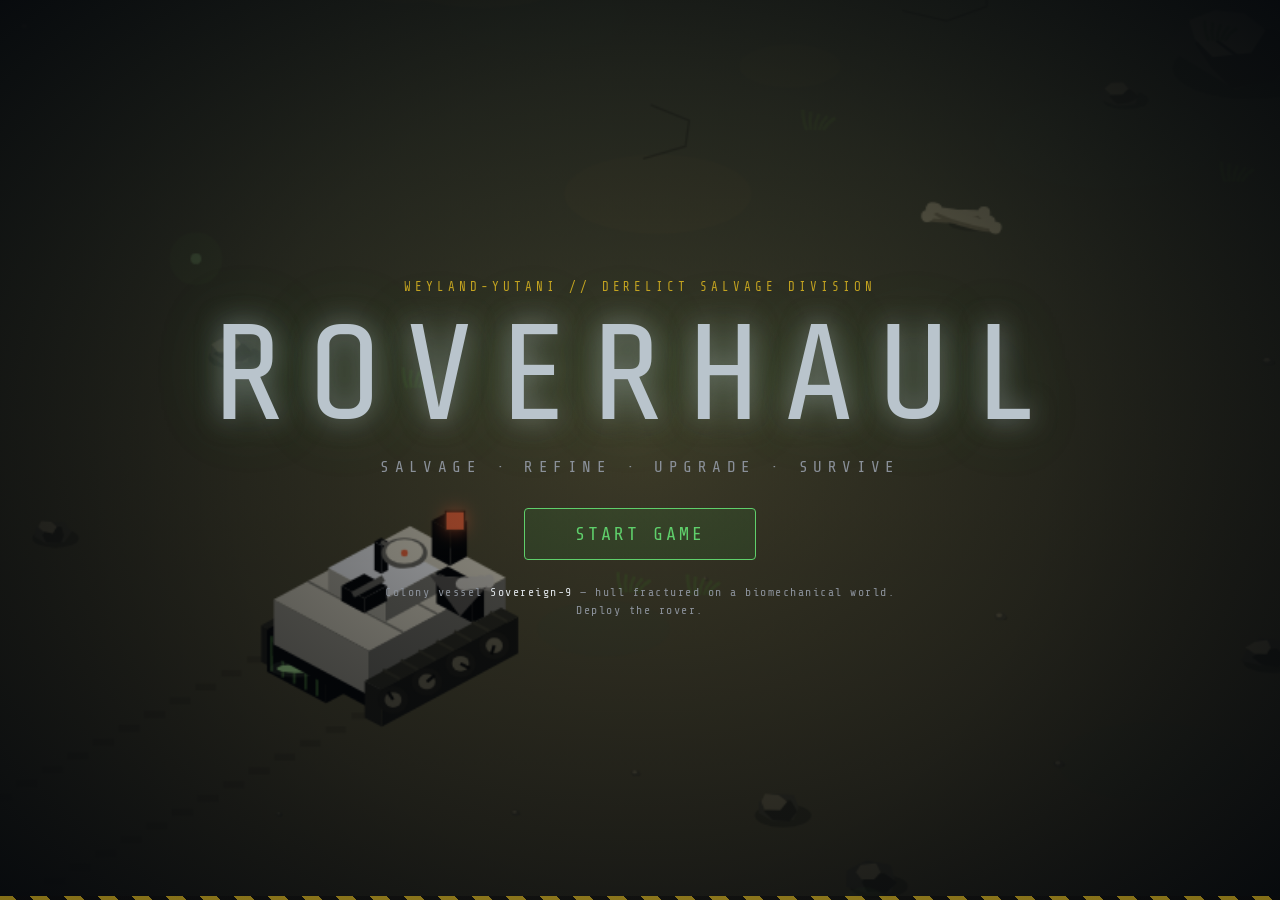
<file: index.html>
<!DOCTYPE html>
<html lang="en">
<head>
<meta charset="UTF-8">
<meta name="viewport" content="width=device-width, initial-scale=1.0">
<title>ROVERHAUL // v0.8</title>
<link rel="preconnect" href="https://fonts.googleapis.com">
<link href="https://fonts.googleapis.com/css2?family=Inter:wght@300;400;600;700&family=Share+Tech+Mono&display=swap" rel="stylesheet">
<style>
:root{
  /* Gunmetal industrial — Weyland-Yutani / Aliens mining-vessel palette */
  --bg:#0a0a0b;--bg2:#17191c;--card:rgba(42,46,51,.55);--card2:rgba(60,65,72,.82);
  --bdr:rgba(176,186,196,.16);--bdr2:rgba(200,210,220,.42);
  /* Primary accent — brushed steel, not neon cyan */
  --cyan:#b9c4cc;--cg:rgba(185,196,204,.45);
  --green:#5fcf6b;--gg:rgba(95,207,107,.5);
  --amber:#f0a830;--ag:rgba(240,168,48,.5);
  --red:#e0533b;--dim:#8a9099;--bright:#dfe4e8;
  /* hazard accent — Weyland caution yellow */
  --hazard:#e8c020;
  /* DEV tab accent — bright lime so it stands out */
  --dev:#b9ff4b;--devg:rgba(185,255,75,.4);
}
*{box-sizing:border-box;margin:0;padding:0;user-select:none;}
body{background:var(--bg);color:var(--bright);font-family:'Inter',sans-serif;height:100vh;overflow:hidden;}
/* ── BUDGET CRT EFFECT — scoped to the game window (the "monitor") ── */
/* Lives INSIDE .cwrap, so it only covers the gameplay canvas, never the UI,
   and auto-hides when the wasteland view is inactive. Strength is a 0–1
   multiplier (--crtS) driven by the Options slider. */
#crtfx{position:absolute;inset:0;z-index:60;pointer-events:none;overflow:hidden;opacity:var(--crtS,0.9);transition:opacity .2s;}
#crtfx.off{display:none;}
#crtfx>div{position:absolute;inset:0;}
/* scanlines + RGB phosphor mask (stronger) */
.crt-scan{background:linear-gradient(rgba(18,16,16,0) 44%,rgba(0,0,0,.58) 56%),linear-gradient(90deg,rgba(255,0,0,.09),rgba(0,255,0,.04),rgba(0,0,255,.09));background-size:100% 3px,6px 100%;opacity:.92;animation:crtvhs 9s ease-in-out infinite;}
/* green phosphor bleed/glow + gentle flicker */
.crt-bleed{background:radial-gradient(ellipse at center,rgba(120,210,150,.08),transparent 60%);mix-blend-mode:screen;animation:crtflick 4.2s ease-in-out infinite;}
/* heavier corner vignette → curved-tube illusion */
.crt-vignette{background:radial-gradient(ellipse 80% 76% at center,transparent 44%,rgba(0,0,0,.42) 78%,rgba(0,0,0,.82) 100%);}
/* rolling scan-line that sweeps top→bottom every few seconds (CRT refresh feel) */
.crt-sweep{inset:auto 0 auto 0;height:14%;top:-14%;background:linear-gradient(180deg,transparent,rgba(190,255,210,.10) 50%,transparent);mix-blend-mode:screen;animation:crtsweep 6.5s ease-in-out infinite;}
@keyframes crtsweep{0%,62%{top:-14%;opacity:0}66%{opacity:1}95%{opacity:1}100%{top:100%;opacity:0}}
/* faint VHS horizontal wobble on the scanlines, occasional */
@keyframes crtvhs{0%,89%,100%{transform:translateX(0)}91%{transform:translateX(-1.6px)}93%{transform:translateX(2px)}95%{transform:translateX(-1px)}97%{transform:translateX(.6px)}}
/* occasional VHS static */
.crt-static{opacity:0;background-image:url("data:image/svg+xml,%3Csvg xmlns='http://www.w3.org/2000/svg' width='160' height='160'%3E%3Cfilter id='n'%3E%3CfeTurbulence type='fractalNoise' baseFrequency='0.9' numOctaves='2' stitchTiles='stitch'/%3E%3C/filter%3E%3Crect width='100%25' height='100%25' filter='url(%23n)'/%3E%3C/svg%3E");animation:crtstatic 10s linear infinite;}
/* monitor glass: rounded corners, deep inner shadow, top specular sheen */
.crt-bezel{border-radius:14px;box-shadow:inset 0 0 28px 10px rgba(0,0,0,.6),inset 0 0 150px rgba(0,0,0,.3);background:linear-gradient(165deg,rgba(255,255,255,.06) 0%,transparent 20%);}
@keyframes crtflick{0%,100%{opacity:1}47%{opacity:.82}48%{opacity:1}72%{opacity:.9}}
@keyframes crtstatic{0%,6.5%{opacity:0}7%{opacity:.08}7.7%{opacity:0}40%,40.3%{opacity:0}40.6%{opacity:.06}41.2%{opacity:0}73%{opacity:0}73.5%{opacity:.08}74.2%{opacity:0}100%{opacity:0}}
/* ── OPTIONS MODAL ── */
.opt-modal{position:fixed;inset:0;z-index:260;display:flex;align-items:center;justify-content:center;background:rgba(4,6,9,.6);backdrop-filter:blur(2px);}
.opt-modal.hidden{display:none!important;}
.opt-box{width:min(420px,92vw);background:linear-gradient(180deg,#1b1f23,#13161a);border:1px solid var(--bdr);border-radius:8px;box-shadow:0 12px 40px rgba(0,0,0,.7);padding:0 0 14px;}
.opt-top{display:flex;align-items:center;justify-content:space-between;padding:13px 16px;border-bottom:1px solid var(--bdr);font-family:'Share Tech Mono',monospace;letter-spacing:3px;color:var(--cyan);font-size:.92rem;}
.opt-x{background:transparent;border:none;color:var(--dim);font-size:1.05rem;cursor:pointer;}
.opt-x:hover{color:var(--bright);}
.opt-row{display:flex;align-items:center;justify-content:space-between;gap:14px;padding:13px 18px;border-bottom:1px solid rgba(255,255,255,.05);}
.opt-row label{font-family:'Share Tech Mono',monospace;font-size:.82rem;color:var(--bright);letter-spacing:1px;}
.opt-tg{min-width:96px;text-align:center;background:transparent;border:1px solid var(--bdr);color:var(--dim);font-family:'Share Tech Mono',monospace;font-size:.8rem;padding:7px 12px;cursor:pointer;border-radius:4px;letter-spacing:1px;transition:all .2s;}
.opt-tg:hover{border-color:var(--cyan);color:var(--bright);}
.opt-tg.active{border-color:var(--green);color:var(--green);background:rgba(95,207,107,.12);}
.opt-row input[type=range]{flex:1;max-width:200px;accent-color:var(--green);cursor:pointer;}
.opt-val{font-family:'Share Tech Mono',monospace;font-size:.78rem;color:var(--cyan);min-width:42px;text-align:right;}
.app{display:grid;grid-template-rows:60px 1fr;height:100vh;width:100vw;background:radial-gradient(ellipse at center,#1a1c1f 0%,var(--bg) 100%);}
/* HEADER */
.hdr{background:linear-gradient(180deg,#212429 0%,#15171a 100%);border-bottom:2px solid var(--bdr);box-shadow:0 2px 6px rgba(0,0,0,.5);display:flex;align-items:center;justify-content:space-between;padding:0 20px;backdrop-filter:blur(10px);}
.hdl{display:flex;align-items:center;gap:12px;}
.hdr h1{font-family:'Share Tech Mono',monospace;font-size:1.1rem;letter-spacing:2px;color:var(--cyan);text-shadow:0 0 8px var(--cg);}
.dot{width:8px;height:8px;border-radius:50%;background:var(--green);box-shadow:0 0 8px var(--gg);animation:blink 1.5s infinite alternate;}
@keyframes blink{0%{opacity:.3}100%{opacity:1}}
.vtog{display:flex;gap:10px;}
.vbtn{background:transparent;border:1px solid var(--bdr);color:var(--dim);font-family:'Share Tech Mono',monospace;font-size:.85rem;padding:7px 16px;cursor:pointer;border-radius:3px;letter-spacing:1px;transition:all .25s;display:flex;align-items:center;gap:6px;}
.vbtn:hover{border-color:var(--cyan);color:var(--bright);background:rgba(185,196,204,.06);}
.vbtn.active{border-color:var(--cyan);color:var(--cyan);background:rgba(185,196,204,.12);}
.pls{width:6px;height:6px;background:var(--red);border-radius:50%;display:inline-block;animation:blink .8s infinite alternate;}
/* MAIN */
.mon{position:relative;width:100%;height:100%;overflow:hidden;}
.sv{position:absolute;inset:0;opacity:0;pointer-events:none;transition:opacity .3s;}
.sv.active{opacity:1;pointer-events:auto;}
/* WASTELAND */
#sw{display:flex;align-items:center;justify-content:center;background:#030608;padding:14px;}
/* Wasteland screen is a row: [vertical gauges] [game window] [resources panel].
   Panels are pinned to the screen EDGES (space-between) and the game window fills the middle, so the
   gameplay area isn't pushed inward and the side panels can use the edge space for longer text. */
#sw{display:flex;flex-direction:row;align-items:center;justify-content:space-between;gap:12px;padding:20px 14px;}
.sidegauges{flex:0 0 162px;align-self:stretch;height:100%;max-height:none;display:flex;flex-direction:row;gap:20px;
  background:rgba(6,12,8,.92);border:1px solid rgba(255,170,0,.22);border-radius:0 5px 5px 0;border-left:none;padding:14px 20px;
  box-shadow:0 0 24px rgba(0,0,0,.7);font-family:'Share Tech Mono',monospace;}
.vgauge{flex:1;display:flex;flex-direction:column;align-items:center;gap:7px;}
#thrgauge{cursor:pointer;border-radius:4px;transition:filter .2s;}
#thrgauge:hover{filter:brightness(1.25);}
.vg-lbl{font-size:.56rem;letter-spacing:1px;color:var(--dim);}
.vg-val{font-size:.6rem;letter-spacing:.5px;color:var(--dim);text-align:center;min-height:1em;white-space:nowrap;}
.vg-track{position:relative;flex:1;width:42px;background:rgba(255,255,255,.05);border:1px solid rgba(255,255,255,.1);border-radius:4px;overflow:hidden;}
.vg-lbl{font-size:.62rem;}
.vg-fill{position:absolute;left:0;right:0;bottom:0;top:0;transform-origin:bottom center;transform:scaleY(1);background:linear-gradient(0deg,#ffaa00,#ffea00);box-shadow:0 0 8px rgba(255,170,0,.6);transition:transform .12s linear;}
.vg-fill.crit{background:linear-gradient(0deg,#ff3b30,#ff7b70);}
.vg-fill.bst{background:linear-gradient(0deg,#1f7a8c,#46e8ff);}
.vg-fill.bst.charging{background:linear-gradient(0deg,#7a5a10,#f0a830);}
.vg-fill.bst.ready{background:linear-gradient(0deg,#2a7a3a,#5fcf6b);box-shadow:0 0 8px rgba(95,207,107,.6);}
.cwrap{position:relative;flex:1 1 auto;min-width:0;width:100%;max-width:1600px;height:100%;max-height:none;margin:0 auto;overflow:hidden;border:1px solid rgba(57,230,91,.2);box-shadow:0 0 40px rgba(0,0,0,.9);background:#030a06;}
#gc{width:100%;height:100%;display:block;cursor:crosshair;}
.hudl{position:absolute;pointer-events:none;z-index:5;font-family:'Share Tech Mono',monospace;}
/* RESOURCES THIS RUN — its own panel BESIDE the game window (outside the canvas/CRT, so it stays readable) */
/* Right column: two stacked pills (resources-this-run on top, telemetry below), pinned to the screen edge */
.rightcol{flex:0 0 246px;align-self:stretch;height:100%;max-height:none;display:flex;flex-direction:column;gap:10px;}
.runres{position:relative;flex:1 1 auto;min-height:64px;display:flex;flex-direction:column;
  background:rgba(6,12,8,.92);border:1px solid rgba(57,230,91,.28);border-radius:5px 0 0 5px;border-right:none;
  padding:10px 13px;font-family:'Share Tech Mono',monospace;box-shadow:0 0 24px rgba(0,0,0,.7);}
.rightcol .aux{flex:0 0 auto;border:1px solid rgba(57,230,91,.28);border-right:none;border-radius:5px 0 0 5px;
  background:rgba(6,12,8,.92);box-shadow:0 0 24px rgba(0,0,0,.7);padding:9px 12px 10px;}
.runres-hdr{font-size:.58rem;letter-spacing:1.5px;color:var(--dim);text-transform:uppercase;margin-bottom:5px;border-bottom:1px solid rgba(255,255,255,.07);padding-bottom:4px;}
.runres-list{flex:1;min-height:0;overflow-y:auto;display:flex;flex-direction:column;gap:2px;font-size:.72rem;color:var(--green);}
.runres-list .trline{display:flex;justify-content:space-between;gap:8px;}
.runres-list .trline .shp{color:var(--dim);}
.runres.empty{opacity:.5;}
.htop{top:20px;left:20px;right:20px;display:flex;justify-content:space-between;}
.hbox{background:rgba(14,18,26,.75);border:1px solid var(--bdr);padding:8px 16px;border-radius:4px;backdrop-filter:blur(5px);display:flex;flex-direction:column;min-width:150px;}
.hlbl{font-size:.75rem;color:var(--dim);letter-spacing:1px;}
.hval{font-size:1.1rem;color:var(--cyan);text-shadow:0 0 6px var(--cg);margin-top:4px;}
.hbot{bottom:25px;left:50%;transform:translateX(-50%);width:50%;min-width:320px;}
.pbc{background:rgba(255,255,255,.025);border:1px solid var(--bdr);padding:7px 11px;border-radius:4px;}
.pbl{display:flex;justify-content:space-between;font-size:.7rem;color:var(--dim);margin-bottom:5px;letter-spacing:1px;font-family:'Share Tech Mono',monospace;}
.pbt{height:10px;background:rgba(255,255,255,.05);border-radius:2px;overflow:hidden;border:1px solid rgba(255,255,255,.1);}
.pbf{height:100%;width:100%;background:linear-gradient(90deg,#ffaa00,#ffea00);box-shadow:0 0 8px rgba(255,170,0,.6);transition:width .1s linear;}
.pbf.crit{background:linear-gradient(90deg,#ff3b30,#ff7b70);}
.pbf.bst{background:linear-gradient(90deg,#1f7a8c,#46e8ff);}
.pbf.bst.charging{background:linear-gradient(90deg,#7a5a10,#f0a830);}
.pbf.bst.ready{background:linear-gradient(90deg,#2a7a3a,#5fcf6b);box-shadow:0 0 8px rgba(95,207,107,.6);}
.hst{top:50%;left:50%;transform:translate(-50%,-50%);pointer-events:none;}
.hst-txt{font-size:2.5rem;letter-spacing:6px;color:rgba(255,170,0,.15);border:2px solid rgba(255,170,0,.08);padding:15px 40px;border-radius:4px;text-transform:uppercase;animation:gflick 4s infinite alternate;}
@keyframes gflick{0%,95%,98%{opacity:.15;border-color:rgba(255,170,0,.08);}96%,99%{opacity:.5;border-color:var(--amber);color:var(--amber);text-shadow:0 0 10px var(--ag);}}
.hint{position:absolute;bottom:85px;left:50%;transform:translateX(-50%);font-family:'Share Tech Mono',monospace;font-size:.82rem;color:var(--amber);background:rgba(0,0,0,.75);padding:6px 16px;border-radius:4px;border:1px solid rgba(255,170,0,.35);letter-spacing:1px;pointer-events:none;z-index:5;animation:blink 1s infinite alternate;}
.hint.hidden{display:none!important;}
/* ── BASE OPS: hub layout ── */
#sb{background:rgba(8,9,12,.97);overflow:hidden;display:flex;flex-direction:column;}
.base-hub{display:grid;grid-template-columns:repeat(10,1fr);gap:12px;padding:16px 20px 0;flex-shrink:0;}
.base-hub.forge-hidden{grid-template-columns:repeat(9,1fr);}
.forge-tab-hidden{display:none!important;}
.hub-btn.deck-back{color:var(--green,#5fcf6b);border-color:rgba(95,207,107,.35);}
.hub-btn.deck-back:hover{background:rgba(95,207,107,.12);}
/* ── SHIP CROSS-SECTION deck map (landing view of Ship Utilities) ── */
#sb.deck-mode .base-hub,#sb.deck-mode .base-panel-wrap{display:none;}
#sb:not(.deck-mode) #deckmap{display:none;}
#deckmap{display:flex;flex-direction:column;height:100%;padding:14px 20px 16px;gap:10px;}
.deckmap-hdr{display:flex;justify-content:space-between;align-items:baseline;flex-wrap:wrap;gap:6px;}
.deckmap-title{font-family:'Share Tech Mono',monospace;letter-spacing:3px;font-size:.95rem;color:var(--ink,#cdd6bf);}
.deckmap-title span{color:var(--dim);font-size:.78rem;letter-spacing:2px;}
.deckmap-stats{display:flex;gap:14px;font-family:'Share Tech Mono',monospace;font-size:.62rem;letter-spacing:1.5px;color:var(--dim);}
.deckmap-stats b{color:var(--green,#5fcf6b);font-weight:400;}
.deckmap-stage{position:relative;flex:1;min-height:0;background:radial-gradient(120% 90% at 50% 22%,#15180f 0%,#080906 72%);border:1px solid var(--bdr,#2b3122);border-radius:8px;overflow:hidden;box-shadow:inset 0 0 70px rgba(0,0,0,.7);}
#deckmap-canvas{position:absolute;inset:0;width:100%;height:100%;display:block;}
/* Rover Bay fixture tooltip (src/rooms.js) — biomech CRT label that follows the cursor */
#room-tip{position:fixed;display:none;z-index:140;pointer-events:none;font-family:'Share Tech Mono',monospace;font-size:1rem;letter-spacing:1.5px;text-transform:uppercase;color:#eef0dc;background:linear-gradient(180deg,rgba(20,24,14,.97),rgba(10,12,7,.97));border:1px solid rgba(202,160,51,.6);border-left:3px solid #caa033;border-radius:4px;padding:9px 15px;box-shadow:0 4px 18px rgba(0,0,0,.7),0 0 0 1px rgba(0,0,0,.4),0 0 14px rgba(202,160,51,.18);text-shadow:0 0 8px rgba(202,160,51,.3);white-space:nowrap;}
.deckmap-foot{text-align:center;font-family:'Share Tech Mono',monospace;font-size:.7rem;letter-spacing:2px;color:var(--dim);min-height:1em;}
.hub-btn{background:linear-gradient(180deg,rgba(255,255,255,.06) 0%,rgba(255,255,255,.015) 45%,rgba(0,0,0,.15) 100%);border:1px solid rgba(255,255,255,.12);border-top-color:rgba(255,255,255,.2);border-radius:6px;padding:16px 10px 12px;cursor:pointer;display:flex;flex-direction:column;align-items:center;gap:8px;transition:all .25s;font-family:'Share Tech Mono',monospace;font-size:.7rem;letter-spacing:1.5px;color:var(--dim);text-transform:uppercase;box-shadow:inset 0 1px 0 rgba(255,255,255,.05);}
.hub-btn:hover{background:linear-gradient(180deg,rgba(255,255,255,.1) 0%,rgba(255,255,255,.03) 45%,rgba(0,0,0,.12) 100%);border-color:rgba(255,255,255,.28);color:var(--bright);}
.hub-btn.active{border-color:var(--cyan);background:rgba(185,196,204,.1);color:var(--cyan);box-shadow:0 0 12px rgba(185,196,204,.12) inset,0 -3px 0 var(--cyan);}
.hub-btn.dev-hub{border-color:rgba(185,255,75,.25);color:var(--dev);}
.hub-btn.dev-hub.active{border-color:var(--dev);background:rgba(185,255,75,.08);box-shadow:0 0 12px var(--devg) inset,0 -3px 0 var(--dev);}
.hub-icon{font-size:1.6rem;line-height:1;}
.base-panel-wrap{flex:1;overflow:hidden;padding:0 20px 16px;}
.bpanel{display:none;position:relative;height:100%;background:var(--bg2);border:1px solid var(--bdr);border-radius:0 0 6px 6px;padding:20px;overflow-y:auto;}
.bpanel.active{display:block;}
/* ── DOCKED FACILITY DRAWER — room stays live on the left, UI compacts into the right ~58% ── */
#sb.dock-mode{background:transparent;pointer-events:none;}
#sb.dock-mode #deckmap,#sb.dock-mode .base-hub{display:none;}
#sb.dock-mode .base-panel-wrap{position:absolute;top:0;right:0;bottom:0;width:58%;padding:46px 16px 16px;pointer-events:auto;z-index:80;background:linear-gradient(90deg,rgba(10,12,7,.62) 0%,rgba(13,16,9,.95) 8%,rgba(13,16,9,.97) 100%);border-left:1px solid rgba(202,160,51,.45);box-shadow:-22px 0 46px rgba(0,0,0,.55);animation:dockslide .28s ease-out;}
#sb.dock-mode .bpanel{background:rgba(10,13,8,.5);border-color:var(--bdr);border-radius:6px;}
@keyframes dockslide{from{transform:translateX(40px);opacity:0;}to{transform:translateX(0);opacity:1;}}
#dock-exit{display:none;}
#sb.dock-mode #dock-exit{display:inline-flex;align-items:center;gap:6px;position:absolute;top:12px;right:16px;z-index:6;pointer-events:auto;font-family:'Share Tech Mono',monospace;font-size:.64rem;letter-spacing:1px;text-transform:uppercase;color:var(--dim);background:linear-gradient(180deg,rgba(22,26,15,.96),rgba(10,12,7,.96));border:1px solid rgba(202,160,51,.4);border-radius:4px;padding:6px 11px;cursor:pointer;transition:all .2s;}
#sb.dock-mode #dock-exit:hover{color:#eef0dc;border-color:#caa033;box-shadow:0 0 10px rgba(202,160,51,.25);}
/* ── IN-ROOM TERMINAL OVERLAY (toggled from the bay command console) ── */
#term-overlay{position:absolute;left:0;top:0;bottom:0;width:42%;max-width:560px;z-index:90;display:none;pointer-events:none;}
#term-overlay.open{display:block;}
#term-overlay .term-frame{position:absolute;inset:14px;display:flex;flex-direction:column;pointer-events:auto;background:linear-gradient(180deg,rgba(13,16,9,.97),rgba(8,10,6,.98));border:1px solid rgba(202,160,51,.45);border-radius:6px;box-shadow:0 0 40px rgba(0,0,0,.6),0 0 16px rgba(202,160,51,.12);animation:termslide .26s ease-out;overflow:hidden;}
@keyframes termslide{from{transform:translateX(-30px);opacity:0;}to{transform:translateX(0);opacity:1;}}
#term-overlay .term-bar{display:flex;align-items:center;justify-content:space-between;padding:8px 12px;font-family:'Share Tech Mono',monospace;font-size:.72rem;letter-spacing:1.5px;text-transform:uppercase;color:#caa033;border-bottom:1px solid rgba(202,160,51,.3);background:rgba(0,0,0,.3);}
#term-overlay #term-close{background:none;border:1px solid rgba(202,160,51,.4);color:#caa033;border-radius:3px;cursor:pointer;font-size:.7rem;padding:2px 8px;}
#term-overlay #term-close:hover{color:#eef0dc;border-color:#caa033;}
#term-overlay .term-body{flex:1;min-height:0;display:flex;padding:8px;}
#term-overlay .term-body #cpan{flex:1;min-height:0;display:flex;flex-direction:column;}
.bpanel.dev-panel{border-color:rgba(185,255,75,.3);background:#040a00;}
/* SHARED CARD STYLES */
.grid4{display:grid;grid-template-columns:repeat(auto-fit,minmax(220px,1fr));gap:14px;}
.card{background:var(--card);border:1px solid var(--bdr);border-radius:4px;padding:16px;display:flex;flex-direction:column;gap:10px;transition:all .25s;}
.card:hover{background:var(--card2);border-color:var(--bdr2);transform:translateY(-1px);}
.card h3{font-size:.95rem;font-weight:600;}
.lvlbdg{font-family:'Share Tech Mono',monospace;color:var(--cyan);font-size:.82rem;background:rgba(185,196,204,.1);padding:2px 8px;border-radius:3px;}
.bestval{font-family:'Share Tech Mono',monospace;font-size:.56rem;letter-spacing:.5px;color:#0a0a0b;background:var(--hazard);padding:1px 6px;border-radius:3px;vertical-align:middle;box-shadow:0 0 8px rgba(232,192,32,.5);}
.desc{font-size:.8rem;color:var(--dim);line-height:1.45;min-height:30px;}
.stats{background:rgba(8,9,12,.4);border:1px solid rgba(255,255,255,.05);padding:8px;border-radius:3px;font-family:'Share Tech Mono',monospace;font-size:.8rem;display:flex;justify-content:space-between;}
.stats span{color:var(--cyan);}
.ubtn{background:rgba(185,196,204,.1);border:1px solid var(--cyan);color:var(--cyan);font-family:'Share Tech Mono',monospace;font-size:.86rem;padding:8px;border-radius:3px;cursor:pointer;transition:all .2s;margin-top:auto;}
.ubtn:hover:not(:disabled){background:var(--cyan);color:#000;}
.ubtn:disabled{background:rgba(255,255,255,.05);border-color:rgba(255,255,255,.1);color:rgba(255,255,255,.2);cursor:not-allowed;}
.upcost-lbl{font-family:'Share Tech Mono',monospace;font-size:.6rem;letter-spacing:1.5px;color:var(--dim);text-transform:uppercase;margin-top:2px;}
.upcost{display:flex;flex-wrap:wrap;gap:5px;}
.cmat{display:flex;align-items:center;gap:5px;font-family:'Share Tech Mono',monospace;font-size:.72rem;color:var(--bright);background:rgba(0,0,0,.28);border:1px solid rgba(255,255,255,.07);border-radius:3px;padding:3px 8px;}
.cmat b{color:var(--green);font-weight:600;}
.cmat.short b{color:var(--red);}
.cmat-dot{width:8px;height:8px;border-radius:50%;box-shadow:0 0 5px currentColor;flex-shrink:0;}
.card.locked-card{opacity:.45;pointer-events:none;border-style:dashed;}
.lock-note{font-family:'Share Tech Mono',monospace;font-size:.7rem;color:var(--amber);text-align:center;padding:5px;background:rgba(255,170,0,.08);border-radius:3px;}
/* CARGO */
.catsec{margin-bottom:22px;}
.secttl{font-family:'Share Tech Mono',monospace;font-size:.68rem;letter-spacing:3px;color:var(--dim);text-transform:uppercase;margin:0 0 8px;padding-bottom:4px;border-bottom:1px solid rgba(255,255,255,.06);}
.cgrid{display:grid;grid-template-columns:repeat(auto-fill,minmax(150px,1fr));gap:7px;}
.ccard{background:rgba(255,255,255,.02);border:1px solid rgba(255,255,255,.07);border-radius:4px;padding:9px 11px;display:flex;flex-direction:column;gap:4px;}
.cname{font-size:.72rem;color:var(--dim);}
.cqty{font-family:'Share Tech Mono',monospace;font-size:1.2rem;font-weight:600;}
.ctier{font-size:.62rem;letter-spacing:1px;padding:1px 5px;border-radius:2px;display:inline-block;width:fit-content;}
.tr{color:#aab1b8;background:rgba(170,177,184,.1);border:1px solid rgba(170,177,184,.2);}
.trf{color:var(--cyan);background:rgba(185,196,204,.08);border:1px solid rgba(185,196,204,.22);}
.tal{color:#e0a85a;background:rgba(224,168,90,.08);border:1px solid rgba(224,168,90,.28);}
.tex{color:#c084fc;background:rgba(192,132,252,.07);border:1px solid rgba(192,132,252,.2);}
.tbm{color:var(--green);background:rgba(57,230,91,.07);border:1px solid rgba(57,230,91,.2);}
.cbar{height:3px;background:rgba(255,255,255,.05);border-radius:2px;overflow:hidden;margin-top:2px;}
.cbar-f{height:100%;border-radius:2px;transition:width .4s;}
/* per-resource Mastery on cargo cards */
.cmastery{display:flex;align-items:center;gap:6px;margin-top:4px;}
.cmastery .cml{font-family:'Share Tech Mono',monospace;font-size:.58rem;color:var(--amber);letter-spacing:.5px;min-width:20px;}
.cmbar{flex:1;height:3px;background:rgba(255,255,255,.06);border-radius:2px;overflow:hidden;}
.cmbar-f{display:block;height:100%;width:0;background:linear-gradient(90deg,#c8922e,#f0c060);transition:width .4s;}
.cargo-mastery-sum{font-family:'Share Tech Mono',monospace;font-size:.72rem;color:var(--bright);margin-bottom:14px;padding:8px 12px;background:rgba(240,168,48,.06);border:1px solid rgba(240,168,48,.25);border-radius:6px;}
.cargo-mastery-sum b{color:var(--amber);}
/* FORGE */
.forge-layout{display:grid;grid-template-columns:1fr 60px 1fr 60px 1fr;gap:10px;align-items:start;margin-bottom:20px;}
.forge-craft{display:grid;grid-template-columns:1fr 1.15fr;gap:14px;align-items:start;margin-bottom:20px;}
.fg-reqs{display:flex;flex-direction:column;gap:6px;font-family:'Share Tech Mono',monospace;font-size:.78rem;min-height:44px;}
.fg-req{display:flex;justify-content:space-between;gap:10px;padding:6px 9px;background:rgba(255,255,255,.02);border:1px solid rgba(255,255,255,.07);border-radius:3px;}
.fg-req .fg-have{color:var(--dim);}
.fg-req.ok .fg-have{color:var(--green);}
.fg-req.short .fg-have{color:#e8643c;}
.forge-panel{background:var(--card);border:1px solid var(--bdr);border-radius:4px;padding:12px;display:flex;flex-direction:column;gap:7px;}
.forge-panel h3{font-family:'Share Tech Mono',monospace;font-size:.7rem;letter-spacing:2px;color:var(--dim);}
.forge-arrow{display:flex;align-items:center;justify-content:center;font-size:1.4rem;color:var(--dim);padding-top:36px;}
.fsel{background:rgba(0,0,0,.4);border:1px solid rgba(255,255,255,.1);color:var(--bright);font-family:'Share Tech Mono',monospace;font-size:.8rem;padding:6px;border-radius:3px;width:100%;}
.fsel:focus{outline:none;border-color:var(--cyan);}
.fqty{font-family:'Share Tech Mono',monospace;font-size:.72rem;color:var(--dim);}
.fres{background:rgba(255,255,255,.02);border:1px dashed rgba(255,255,255,.1);border-radius:3px;padding:9px;text-align:center;font-family:'Share Tech Mono',monospace;font-size:.82rem;color:var(--dim);min-height:44px;display:flex;align-items:center;justify-content:center;}
.fbtn{background:rgba(57,230,91,.12);border:1px solid var(--green);color:var(--green);font-family:'Share Tech Mono',monospace;font-size:.82rem;padding:9px;border-radius:3px;cursor:pointer;width:100%;transition:all .2s;margin-top:3px;}
.fbtn:hover:not(:disabled){background:var(--green);color:#000;}
.fbtn:disabled{background:rgba(255,255,255,.04);border-color:rgba(255,255,255,.08);color:rgba(255,255,255,.18);cursor:not-allowed;}
.alloy-tbl{width:100%;border-collapse:collapse;font-family:'Share Tech Mono',monospace;font-size:.78rem;}
.alloy-tbl th{text-align:left;padding:6px 8px;font-size:.65rem;letter-spacing:2px;color:var(--dim);border-bottom:1px solid rgba(255,255,255,.08);}
.alloy-tbl td{padding:5px 8px;border-bottom:1px solid rgba(255,255,255,.04);}
/* REFINERY */
.refgrid{display:grid;grid-template-columns:repeat(auto-fit,minmax(260px,1fr));gap:12px;margin-bottom:18px;}
.refcard{background:var(--card);border:1px solid var(--bdr);border-radius:4px;padding:14px;display:flex;flex-direction:column;gap:9px;}
.refcard h2{font-size:.9rem;font-weight:600;}
.refbdg{font-family:'Share Tech Mono',monospace;font-size:.66rem;color:var(--green);border:1px solid var(--green);padding:1px 5px;border-radius:3px;}
.refinv{background:rgba(8,9,12,.4);border:1px solid rgba(255,255,255,.05);padding:8px 10px;border-radius:3px;display:flex;flex-direction:column;gap:4px;font-size:.8rem;}
.irow{display:flex;justify-content:space-between;font-family:'Share Tech Mono',monospace;}
.abtn{background:rgba(255,255,255,.05);border:1px solid rgba(255,255,255,.15);color:var(--bright);font-family:'Share Tech Mono',monospace;font-size:.8rem;padding:7px;border-radius:3px;cursor:pointer;transition:all .2s;}
.abtn:hover:not(:disabled){background:rgba(255,255,255,.1);}
.abtn:disabled{opacity:.4;cursor:not-allowed;}
.autosec{border-top:1px solid rgba(255,255,255,.06);padding-top:14px;margin-top:4px;}
.autosec h2{font-size:.9rem;margin-bottom:10px;font-family:'Share Tech Mono',monospace;}
.autogrid{display:grid;grid-template-columns:repeat(auto-fit,minmax(220px,1fr));gap:9px;}
.autocard{background:rgba(255,255,255,.02);border:1px solid rgba(255,255,255,.05);border-radius:4px;padding:9px 12px;display:flex;align-items:center;justify-content:space-between;gap:9px;}
.autocard h4{font-size:.84rem;font-weight:600;}
.autocard p{font-size:.68rem;color:var(--dim);margin-top:2px;}
.sbtn{background:rgba(57,230,91,.1);border:1px solid var(--green);color:var(--green);font-family:'Share Tech Mono',monospace;font-size:.74rem;padding:4px 9px;border-radius:3px;cursor:pointer;white-space:nowrap;}
.sbtn:hover:not(:disabled){background:var(--green);color:#000;}
.sbtn:disabled{background:rgba(255,255,255,.03);border-color:rgba(255,255,255,.08);color:rgba(255,255,255,.15);cursor:not-allowed;}
/* ARCHIVES */
.arclay{display:grid;grid-template-columns:220px 1fr;gap:14px;}
.arcside{border-right:1px solid rgba(255,255,255,.08);padding-right:11px;}
.arclist{list-style:none;display:flex;flex-direction:column;gap:6px;}
.arci{font-family:'Share Tech Mono',monospace;font-size:.78rem;padding:8px 10px;background:rgba(255,255,255,.02);border:1px solid rgba(255,255,255,.05);border-radius:3px;cursor:pointer;color:var(--dim);transition:all .2s;}
.arci:hover:not(.locked){color:var(--bright);background:rgba(185,196,204,.04);border-color:rgba(185,196,204,.18);}
.arci.active{color:var(--cyan);background:rgba(185,196,204,.09);border-color:var(--cyan);}
.arci.locked{color:rgba(255,255,255,.15);cursor:not-allowed;background:rgba(0,0,0,.2);}
.arcv{padding-left:9px;overflow-y:auto;max-height:360px;}
.arcv h2{font-family:'Share Tech Mono',monospace;color:var(--cyan);font-size:1.05rem;margin-bottom:5px;}
.arcv .ts{font-family:'Share Tech Mono',monospace;font-size:.74rem;color:var(--amber);margin-bottom:12px;}
.arcv p{font-size:.84rem;color:var(--dim);line-height:1.6;margin-bottom:10px;}
.arcv em{color:var(--bright);font-style:normal;font-weight:600;}
/* OBJECTIVES / ACHIEVEMENTS */
.ach-hdr-row{display:flex;justify-content:space-between;align-items:center;gap:14px;margin-bottom:14px;}
.ach-count{font-family:'Share Tech Mono',monospace;font-size:.8rem;color:var(--cyan);background:rgba(185,196,204,.1);padding:3px 12px;border-radius:3px;white-space:nowrap;}
.ach-grid{display:grid;grid-template-columns:repeat(auto-fill,minmax(260px,1fr));gap:12px;}
.ach-card{display:flex;gap:12px;align-items:flex-start;background:var(--card);border:1px solid var(--bdr);border-radius:5px;padding:12px 13px;transition:all .25s;position:relative;overflow:hidden;}
.ach-card.done{border-color:var(--gg);background:linear-gradient(180deg,rgba(95,207,107,.08),rgba(42,46,51,.55));}
.ach-card.done::after{content:'';position:absolute;inset:0;border-radius:5px;box-shadow:inset 0 0 18px rgba(95,207,107,.12);pointer-events:none;}
.ach-icon{font-size:1.7rem;line-height:1;filter:grayscale(.6);opacity:.6;flex-shrink:0;}
.ach-card.done .ach-icon{filter:none;opacity:1;}
.ach-body{flex:1;min-width:0;display:flex;flex-direction:column;gap:4px;}
.ach-name{font-size:.9rem;font-weight:600;color:var(--bright);}
.ach-desc{font-size:.74rem;color:var(--dim);line-height:1.4;}
.ach-reward{font-family:'Share Tech Mono',monospace;font-size:.64rem;color:var(--amber);letter-spacing:.5px;}
.ach-bar{height:5px;background:rgba(255,255,255,.06);border-radius:3px;overflow:hidden;margin-top:4px;}
.ach-bar-f{height:100%;width:0;background:linear-gradient(90deg,#3a7a3e,#5fcf6b);border-radius:3px;transition:width .3s;}
.ach-card.done .ach-bar-f{background:linear-gradient(90deg,#5fcf6b,#9be8a4);}
.ach-prog{font-family:'Share Tech Mono',monospace;font-size:.66rem;color:var(--dim);text-align:right;}
.ach-check{font-family:'Share Tech Mono',monospace;font-size:1rem;flex-shrink:0;color:var(--dim);}
.ach-card.done .ach-check{color:var(--green);}
/* RESEARCH (tech tree) — reuses .ach-grid/.ach-card/.ach-icon/.ach-body/.ach-name/.ach-desc */
.ach-card.locked{opacity:.6;}
.ach-card.avail{border-color:var(--cg);}
.tr-req{font-family:'Share Tech Mono',monospace;font-size:.66rem;color:var(--dim);margin-top:2px;}
.tr-req b{color:var(--amber);}
.tr-cost{display:flex;flex-wrap:wrap;gap:5px;margin-top:5px;}
.tr-cmat{font-family:'Share Tech Mono',monospace;font-size:.68rem;color:var(--bright);background:rgba(0,0,0,.28);border:1px solid rgba(255,255,255,.07);border-radius:3px;padding:2px 7px;}
.tr-cmat.short{color:var(--red);border-color:rgba(224,83,59,.4);}
.tr-btn{margin-top:7px;background:rgba(95,207,107,.1);border:1px solid var(--green);color:var(--green);font-family:'Share Tech Mono',monospace;font-size:.78rem;padding:6px;border-radius:3px;cursor:pointer;transition:all .2s;}
.tr-btn:hover:not(:disabled){background:var(--green);color:#000;}
.tr-btn:disabled{background:rgba(255,255,255,.04);border-color:rgba(255,255,255,.1);color:rgba(255,255,255,.25);cursor:not-allowed;}
.tr-owned{margin-top:7px;font-family:'Share Tech Mono',monospace;font-size:.72rem;color:var(--green);text-align:center;letter-spacing:1px;}
/* DESCEND button (renamed from .desc to avoid clobbering the upgrade-card .desc text) */
.cdsc{background:rgba(192,132,252,.12);border-color:#c084fc;color:#d8b6ff;}
.cdsc:hover:not(:disabled){background:#c084fc;color:#000;}
/* Best-value upgrade button — pulses gold */
@keyframes goldpulse{0%,100%{box-shadow:0 0 0 0 rgba(232,192,32,0);}50%{box-shadow:0 0 13px 2px rgba(232,192,32,.7);}}
.ubtn.bestbuy{animation:goldpulse 1.2s ease-in-out infinite;border-color:var(--hazard)!important;color:var(--hazard)!important;background:rgba(232,192,32,.12)!important;}
.ubtn.bestbuy:hover:not(:disabled){background:var(--hazard)!important;color:#000!important;}
/* DEV TOOLS — bright lime theme */
.dev-panel{color:#d4ffaa;}
.dw{font-family:'Share Tech Mono',monospace;font-size:.76rem;color:#ff6b6b;background:rgba(255,59,48,.08);border:1px solid rgba(255,59,48,.3);border-radius:3px;padding:7px 11px;margin-bottom:14px;}
.dsect{font-family:'Share Tech Mono',monospace;font-size:.68rem;letter-spacing:3px;color:var(--dev);text-transform:uppercase;margin:14px 0 8px;padding-bottom:4px;border-bottom:1px solid rgba(185,255,75,.2);}
.dtbl{width:100%;border-collapse:collapse;font-family:'Share Tech Mono',monospace;font-size:.74rem;margin-bottom:14px;}
.dtbl th{text-align:left;padding:6px 7px;font-size:.63rem;letter-spacing:2px;color:var(--dev);border-bottom:1px solid rgba(185,255,75,.2);background:rgba(185,255,75,.05);}
.dtbl td{padding:4px 3px;border-bottom:1px solid rgba(255,255,255,.04);vertical-align:middle;}
.dtbl tr:hover td{background:rgba(185,255,75,.03);}
.di{background:rgba(0,0,0,.5);border:1px solid rgba(185,255,75,.2);color:#d4ffaa;font-family:'Share Tech Mono',monospace;font-size:.74rem;padding:3px 6px;border-radius:2px;width:100%;}
.di:focus{outline:none;border-color:var(--dev);}
.di[type=number]{width:62px;}
.ds{background:rgba(0,0,0,.5);border:1px solid rgba(185,255,75,.2);color:#d4ffaa;font-family:'Share Tech Mono',monospace;font-size:.72rem;padding:3px 5px;border-radius:2px;}
.ds:focus{outline:none;border-color:var(--dev);}
.dadd{background:rgba(185,255,75,.12);border:1px solid var(--dev);color:var(--dev);font-family:'Share Tech Mono',monospace;font-size:.76rem;padding:5px 12px;border-radius:3px;cursor:pointer;margin-bottom:9px;}
.dadd:hover{background:var(--dev);color:#000;}
.ddel{background:rgba(255,59,48,.1);border:1px solid var(--red);color:var(--red);font-family:'Share Tech Mono',monospace;font-size:.68rem;padding:2px 7px;border-radius:2px;cursor:pointer;}
.ddel:hover{background:var(--red);color:#fff;}
.dapp{background:rgba(185,255,75,.15);border:1px solid var(--dev);color:var(--dev);font-family:'Share Tech Mono',monospace;font-size:.74rem;padding:3px 9px;border-radius:2px;cursor:pointer;}
.dapp:hover{background:var(--dev);color:#000;}
.dgrow{display:flex;gap:8px;align-items:center;flex-wrap:wrap;margin-bottom:12px;}
/* BOTTOM BAR */
/* Footer slots (flex). The SHIP-UI PILL is always present and splits the bay 50/50 with the active left pill:
   the TERMINAL on the wasteland, or the (smaller) LIVE CAMERA on Ship Utilities. DEPLOY sits on the right. */
.bbar{display:none!important;}   /* footer removed — terminal lives in-room, controls moved to .gamebar; #cpan/#bdep etc. kept here as hidden storage */
.bbar-legacy{position:relative;background:linear-gradient(180deg,#15171a 0%,#0c0d0f 100%);border-top:2px solid var(--bdr);display:flex;align-items:stretch;height:100%;}
/* Floating control bar over the game screen (Deploy / Recall / Descend, relocated from the footer) */
.gamebar{position:absolute;left:50%;bottom:18px;transform:translateX(-50%);z-index:70;display:flex;gap:10px;pointer-events:auto;}
.gamebar .ectr{flex-direction:row;border-left:none;padding:8px 10px;gap:10px;background:linear-gradient(180deg,rgba(16,19,12,.86),rgba(8,10,6,.9));border:1px solid rgba(255,255,255,.08);border-radius:8px;box-shadow:0 6px 22px rgba(0,0,0,.5);backdrop-filter:blur(3px);}
.cpan{flex:1 1 0;min-width:0;box-sizing:border-box;border-right:1px solid rgba(255,255,255,.08);}
/* the feed pill is a CONTROL-PANEL CONSOLE; the live feed is a monitor centred inside it */
.wfeed{flex:1 1 0;min-width:0;box-sizing:border-box;border-right:1px solid rgba(255,255,255,.08);
  align-items:center;justify-content:center;gap:7px;padding:9px 12px;
  background:linear-gradient(180deg,#1b1e18 0%,#101209 100%);}
.wfeed .wfeed-hdr{width:100%;}
.feed-monitor{position:relative;line-height:0;border:3px solid #2b2f23;border-radius:6px;overflow:hidden;background:#05070a;
  box-shadow:inset 0 0 16px rgba(0,0,0,.85), 0 0 0 1px rgba(0,0,0,.6), 0 2px 6px rgba(0,0,0,.5);}
.feed-monitor #feed{display:block;}
/* CRT overlay on the monitor; follows the same --crtS strength + on/off as the main screen */
.feed-crt{position:absolute;inset:0;z-index:3;pointer-events:none;overflow:hidden;opacity:var(--crtS,0.9);}
.feed-crt::before{content:'';position:absolute;inset:0;background:linear-gradient(rgba(18,16,16,0) 44%,rgba(0,0,0,.5) 56%),linear-gradient(90deg,rgba(255,0,0,.07),rgba(0,255,0,.035),rgba(0,0,255,.07));background-size:100% 3px,6px 100%;}
.feed-crt::after{content:'';position:absolute;inset:0;background:radial-gradient(ellipse 94% 90% at center,transparent 54%,rgba(0,0,0,.42) 100%);box-shadow:inset 0 0 22px 6px rgba(0,0,0,.45);}
html.crt-off .feed-crt{display:none;}
.shippill{flex:1 1 0;min-width:0;box-sizing:border-box;position:relative;border-right:1px solid rgba(255,255,255,.08);background:radial-gradient(120% 100% at 50% 28%,#15180f 0%,#080906 75%);overflow:hidden;}
.shippill canvas{position:absolute;inset:0;width:100%;height:100%;display:block;cursor:pointer;}
.bbar.ship .cpan{display:none;}
.bbar:not(.ship) .wfeed{display:none;}
/* RESIZE HANDLES */
.fdrag-h{position:absolute;top:-3px;left:0;right:0;height:7px;cursor:ns-resize;z-index:40;}
.fdrag-h:hover,.fdrag-h.drag{background:var(--cg);}
.fdrag-v{position:absolute;top:0;bottom:0;left:0;width:7px;cursor:col-resize;z-index:40;}
.fdrag-v:hover,.fdrag-v.drag{background:var(--cg);}
/* FOOTER LEFT — swaps between the live feed (Ship Utilities) and quick shortcuts (Wasteland) */
.footer-left{display:flex;border-right:1px solid rgba(255,255,255,.08);overflow:hidden;}
/* WASTELAND FEED — live view-only mirror of the gameplay canvas (auto-sized to its aspect) */
.wfeed{position:relative;display:flex;flex-direction:column;cursor:pointer;overflow:hidden;}
.wfeed-hdr{display:flex;justify-content:space-between;align-items:center;font-family:'Share Tech Mono',monospace;font-size:.62rem;letter-spacing:2px;color:var(--dim);padding:5px 10px 4px;text-transform:uppercase;flex-shrink:0;}
.wfeed-live{color:var(--red);letter-spacing:1px;animation:blink 1.4s infinite alternate;}
.wfeed:hover .wfeed-hdr{color:var(--bright);}
.wfeed:hover{box-shadow:inset 0 0 0 1px var(--bdr2);}
#feed{display:block;background:#05070a;}
/* QUICK ACCESS — direct utility shortcuts shown while on the Wasteland screen */
.qshort{display:flex;flex-direction:column;overflow:hidden;}
.qgrid{display:grid;grid-template-columns:repeat(2,1fr);gap:6px;padding:4px 10px 8px;align-content:start;flex:1;overflow-y:auto;}
.qbtn{display:flex;align-items:center;gap:7px;background:linear-gradient(180deg,rgba(255,255,255,.06),rgba(0,0,0,.15));border:1px solid rgba(255,255,255,.12);border-top-color:rgba(255,255,255,.2);border-radius:5px;color:var(--dim);font-family:'Share Tech Mono',monospace;font-size:.66rem;letter-spacing:1px;text-transform:uppercase;padding:7px 9px;cursor:pointer;transition:all .2s;white-space:nowrap;}
.qbtn:hover{border-color:var(--bdr2);color:var(--bright);background:linear-gradient(180deg,rgba(255,255,255,.1),rgba(0,0,0,.12));}
.qbtn .qi{font-size:1rem;line-height:1;}
/* AUX — expedition telemetry (relocated off the game canvas) */
.aux{position:relative;border-left:1px solid rgba(255,255,255,.08);border-right:1px solid rgba(255,255,255,.08);display:flex;flex-direction:column;padding:7px 11px 9px;overflow:hidden;}
.aux-hdr{font-family:'Share Tech Mono',monospace;font-size:.62rem;letter-spacing:2px;color:var(--dim);text-transform:uppercase;margin-bottom:7px;}
.aux-grid{display:grid;grid-template-columns:repeat(2,1fr);gap:6px;flex-shrink:0;}
.astat{background:rgba(255,255,255,.025);border:1px solid var(--bdr);border-radius:4px;padding:5px 9px;display:flex;flex-direction:column;gap:2px;}
.astat .al{font-family:'Share Tech Mono',monospace;font-size:.6rem;letter-spacing:1px;color:var(--dim);text-transform:uppercase;}
.astat .av{font-family:'Share Tech Mono',monospace;font-size:.92rem;color:var(--cyan);text-shadow:0 0 6px var(--cg);}
.aux-run-hdr{font-family:'Share Tech Mono',monospace;font-size:.6rem;letter-spacing:1px;color:var(--dim);text-transform:uppercase;margin:8px 0 4px;}
.aux-run{flex:1;min-height:0;overflow-y:auto;display:flex;flex-direction:column;gap:2px;font-family:'Share Tech Mono',monospace;font-size:.74rem;color:var(--green);}
.cpan{display:flex;flex-direction:column;height:100%;padding:7px 11px 9px;overflow:hidden;}
.chdr{display:flex;justify-content:space-between;align-items:center;font-family:'Share Tech Mono',monospace;font-size:.68rem;color:var(--dim);margin-bottom:5px;}
.clr{background:transparent;border:none;color:var(--dim);font-family:'Share Tech Mono',monospace;font-size:.68rem;cursor:pointer;}
.clr:hover{color:var(--red);}
.cbody{background:#070708;border:1px solid rgba(255,255,255,.05);border-radius:3px;flex-grow:1;padding:6px;overflow-y:auto;font-family:'Share Tech Mono',monospace;font-size:.72rem;color:#b4b9bf;display:flex;flex-direction:column;gap:2px;}
.cbody::-webkit-scrollbar,.arcv::-webkit-scrollbar{width:4px;}
.cbody::-webkit-scrollbar-thumb,.arcv::-webkit-scrollbar-thumb{background:rgba(255,255,255,.1);border-radius:2px;}
.ll{line-height:1.3;}
.sl{color:var(--dim);}.el{color:var(--cyan);}.hl{color:var(--amber);}.dl{color:var(--red);}.xl{color:var(--green);}
.ectr{border-left:1px solid rgba(255,255,255,.08);display:flex;flex-direction:column;justify-content:center;padding:11px;gap:8px;}
.gauges{display:flex;flex-direction:column;gap:6px;margin-bottom:4px;}
.cbtn{font-family:'Share Tech Mono',monospace;font-size:.86rem;padding:10px;border-radius:4px;cursor:pointer;letter-spacing:1.5px;transition:all .25s;border:1px solid transparent;}
.dep{background:rgba(57,230,91,.1);border-color:var(--green);color:var(--green);}
.dep:hover:not(:disabled){background:var(--green);color:#000;}
.rec{background:rgba(255,170,0,.1);border-color:var(--amber);color:var(--amber);}
.rec:hover:not(:disabled){background:var(--amber);color:#000;}
.cbtn:disabled{background:rgba(255,255,255,.02)!important;border-color:rgba(255,255,255,.05)!important;color:rgba(255,255,255,.12)!important;cursor:not-allowed!important;}
.ct{color:var(--cyan)!important;}.gt{color:var(--green)!important;}.at{color:var(--amber)!important;}
.hidden{display:none!important;}
/* HANGAR — material bank banner */
.bank{display:flex;flex-wrap:wrap;align-items:center;gap:8px;background:linear-gradient(180deg,rgba(255,255,255,.05),rgba(0,0,0,.15));border:1px solid var(--bdr);border-radius:6px;padding:9px 12px;margin-bottom:12px;}
.bank-ttl{font-family:'Share Tech Mono',monospace;font-size:.62rem;letter-spacing:2px;color:var(--dim);text-transform:uppercase;margin-right:4px;}
.bank-pill{font-family:'Share Tech Mono',monospace;font-size:.74rem;color:var(--dim);display:flex;align-items:center;gap:5px;background:rgba(0,0,0,.25);border:1px solid rgba(255,255,255,.06);border-radius:3px;padding:3px 9px;}
.bank-pill b{color:var(--bright);}
.bank-dot{width:8px;height:8px;border-radius:50%;display:inline-block;box-shadow:0 0 5px currentColor;}
.bank-total{margin-left:auto;border-color:var(--bdr2);background:rgba(185,196,204,.08);color:var(--cyan);}
.bank-total b{color:var(--cyan);}
/* In-game THIS RUN — collapsible vertical cargo list */
.trtoggle{cursor:pointer;user-select:none;}
.trtoggle:hover{color:var(--bright);}
.trlist{display:flex;flex-direction:column;gap:2px;margin-top:6px;font-family:'Share Tech Mono',monospace;font-size:.76rem;color:var(--green);max-height:240px;overflow-y:auto;}
.trline{display:flex;justify-content:space-between;gap:14px;}
.trbox.min .trlist{display:none;}
/* Weyland hazard-stripe accent beneath the header */
.hdr{position:relative;}
.hdr::after{content:'';position:absolute;left:0;right:0;bottom:-2px;height:3px;opacity:.5;background:repeating-linear-gradient(45deg,var(--hazard) 0 10px,#0a0a0b 10px 20px);}
/* ── ONBOARDING: highlight pulse + gauge glow + in-field banner ── */
@keyframes tutpulse{0%,100%{box-shadow:0 0 0 0 rgba(95,207,107,.0), 0 0 0 0 rgba(95,207,107,.5);transform:scale(1);}50%{box-shadow:0 0 26px 7px rgba(95,207,107,.9), 0 0 0 2px rgba(95,207,107,.7);transform:scale(1.045);}}
.tut-pulse{animation:tutpulse 1s ease-in-out infinite;border-color:#7dff8e!important;color:#d6ffdb!important;position:relative;z-index:3;}
@keyframes tutglow{0%,100%{box-shadow:0 0 4px rgba(70,232,255,.3);}50%{box-shadow:0 0 16px 4px rgba(70,232,255,.85);}}
.tut-glow{animation:tutglow 1s ease-in-out infinite;border-radius:5px;border-color:#46e8ff!important;}
/* Thruster gauge: clickable + pulses green when boost is available */
#thrgauge{cursor:pointer;transition:border-color .2s,box-shadow .2s;}
#thrgauge:hover{border-color:#5fcf6b;}
@keyframes thrpulse{0%,100%{box-shadow:0 0 4px rgba(95,207,107,.25);border-color:rgba(95,207,107,.5);}50%{box-shadow:0 0 14px 3px rgba(95,207,107,.8);border-color:#5fcf6b;}}
#thrgauge.thr-ready{animation:thrpulse 1.15s ease-in-out infinite;}
.tut{position:absolute;top:18px;left:50%;transform:translateX(-50%);font-family:'Share Tech Mono',monospace;font-size:.84rem;color:#d4f4ff;background:rgba(8,16,20,.86);padding:9px 20px;border-radius:5px;border:1px solid var(--cyan);letter-spacing:1px;z-index:6;box-shadow:0 0 16px rgba(70,232,255,.3);text-align:center;pointer-events:none;animation:blink 1.3s infinite alternate;max-width:92%;}
/* steady OBJECTIVE state (no blink) — the persistent "what to do now" compass, distinct from a transient hint */
.tut.tut-obj{animation:none;color:#dfe8cc;background:rgba(12,14,8,.82);border-color:rgba(202,160,51,.55);box-shadow:0 0 12px rgba(202,160,51,.16);}
.tut.hidden{display:none!important;}
/* ── TUTORIAL LOCK OVERLAY (Refinery / Hangar gates) ── */
.tut-lock{position:absolute;inset:0;z-index:8;display:flex;flex-direction:column;align-items:center;justify-content:center;gap:14px;text-align:center;padding:30px;background:linear-gradient(rgba(6,10,14,.93),rgba(4,7,10,.97));border-radius:0 0 6px 6px;}
.tut-lock.hidden{display:none!important;}
.tut-lock .tl-icon{font-size:2.4rem;filter:grayscale(.3);opacity:.85;}
.tut-lock h2{font-family:'Share Tech Mono',monospace;font-size:1.05rem;letter-spacing:2px;color:var(--cyan);margin:0;}
.tut-lock p{font-family:'Share Tech Mono',monospace;font-size:.78rem;color:var(--dim);max-width:430px;line-height:1.5;margin:0;}
.tut-lock .tl-cost{display:flex;gap:10px;flex-wrap:wrap;justify-content:center;font-family:'Share Tech Mono',monospace;font-size:.76rem;}
.tut-lock .tl-cost span{padding:4px 10px;border:1px solid var(--bdr);border-radius:4px;background:rgba(0,0,0,.3);}
.tut-lock .tl-cost span.short{color:#e0533b;border-color:rgba(224,83,59,.5);}
.tut-lock .tl-cost b{color:#fff;}
.tut-lock .tl-btn{font-family:'Share Tech Mono',monospace;font-size:.9rem;letter-spacing:2px;padding:11px 28px;border:1px solid var(--green);border-radius:5px;background:rgba(95,207,107,.1);color:var(--green);cursor:pointer;transition:background .15s;}
.tut-lock .tl-btn:hover:not(:disabled){background:rgba(95,207,107,.24);}
.tut-lock .tl-btn:disabled{opacity:.4;cursor:not-allowed;}
/* ── HANGAR BUY-QUANTITY SELECTOR ── */
.buymode{display:flex;align-items:center;gap:6px;margin-bottom:14px;}
.buymode .bm-lbl{font-family:'Share Tech Mono',monospace;font-size:.68rem;letter-spacing:2px;color:var(--dim);margin-right:4px;}
.bm-btn{font-family:'Share Tech Mono',monospace;font-size:.74rem;letter-spacing:1px;padding:5px 12px;border:1px solid var(--bdr);border-radius:4px;background:rgba(0,0,0,.25);color:var(--dim);cursor:pointer;transition:all .12s;}
.bm-btn:hover{color:#cfe6d2;border-color:rgba(95,207,107,.4);}
.bm-btn.active{color:var(--green);border-color:var(--green);background:rgba(95,207,107,.12);}
/* ── TITLE / LANDING SCREEN ── */
.title-screen{position:fixed;inset:0;z-index:300;display:flex;align-items:center;justify-content:center;background:#05070a;overflow:hidden;transition:opacity .8s ease,transform .8s ease;}
.title-screen.fading{opacity:0;transform:scale(1.06);pointer-events:none;}
.title-screen.hidden{display:none!important;}
#titlebg{position:absolute;inset:0;width:100%;height:100%;display:block;}
.title-veil{position:absolute;inset:0;background:radial-gradient(ellipse at center,rgba(5,8,12,.28) 0%,rgba(5,8,12,.7) 62%,rgba(5,8,12,.96) 100%);}
.title-veil::after{content:'';position:absolute;left:0;right:0;bottom:0;height:4px;opacity:.55;background:repeating-linear-gradient(45deg,var(--hazard) 0 12px,#0a0a0b 12px 24px);}
.title-inner{position:relative;z-index:2;display:flex;flex-direction:column;align-items:center;gap:14px;text-align:center;padding:24px;}
.title-tag{font-family:'Share Tech Mono',monospace;font-size:clamp(.55rem,1.3vw,.78rem);letter-spacing:.32em;color:var(--hazard);opacity:.8;text-transform:uppercase;}
.title-logo{font-family:'Share Tech Mono',monospace;font-weight:400;font-size:clamp(3rem,12vw,8.5rem);line-height:1;letter-spacing:.16em;color:var(--cyan);text-shadow:0 0 26px rgba(185,196,204,.5),0 0 64px rgba(95,207,107,.28);margin:0;}
.title-sub{font-family:'Share Tech Mono',monospace;font-size:clamp(.7rem,1.7vw,1rem);letter-spacing:.34em;color:var(--dim);text-transform:uppercase;}
.title-start{margin-top:18px;font-family:'Share Tech Mono',monospace;font-size:1.15rem;letter-spacing:3px;padding:15px 50px;color:var(--green);background:rgba(57,230,91,.08);border:1px solid var(--green);border-radius:4px;cursor:pointer;transition:background .25s,color .25s,box-shadow .25s;animation:tutpulse 1.7s ease-in-out infinite;}
.title-start:hover{background:var(--green);color:#000;box-shadow:0 0 30px rgba(95,207,107,.6);}
.title-hint{font-family:'Share Tech Mono',monospace;font-size:.72rem;color:var(--dim);letter-spacing:1.5px;margin-top:10px;max-width:520px;line-height:1.6;}
.title-hint em{color:var(--bright);font-style:normal;}
</style>
</head>
<body>
<div class="app">
<!-- HEADER -->
<header class="hdr">
  <div class="hdl"><div class="dot"></div><h1>ROVERHAUL_OS v0.8</h1></div>
  <div class="vtog">
    <button id="bvw" class="vbtn active"><span class="pls"></span> WASTELAND</button>
    <button id="bvb" class="vbtn">SHIP UTILITIES</button>
  </div>
  <div class="hdr-right" style="display:flex;align-items:center;gap:18px;">
    <button id="bopt" class="vbtn" title="Options">⚙ OPTIONS</button>
    <div style="font-family:'Share Tech Mono',monospace;color:var(--dim);font-size:.9rem;">UPTIME: <span id="tu">00:00:00</span></div>
  </div>
</header>

<!-- OPTIONS MODAL -->
<div id="optModal" class="opt-modal hidden">
  <div class="opt-box">
    <div class="opt-top"><span>OPTIONS</span><button id="opt-close" class="opt-x">✕</button></div>
    <div class="opt-row"><label>Sound</label><button id="bsnd" class="opt-tg active" title="Toggle sound">🔊 SOUND</button></div>
    <div class="opt-row"><label>Ambient Music</label><button id="bmus" class="opt-tg active" title="Toggle ambient music">🎵 ON</button></div>
    <div class="opt-row"><label>Music Volume</label><input id="mus-vol" type="range" min="0" max="100" value="28"><span class="opt-val" id="mus-vol-val">28%</span></div>
    <div class="opt-row"><label>Isometric View <span style="opacity:.6;font-size:.8em">(WIP)</span></label><button id="biso" class="opt-tg active" title="Render the biome-1 field in the new isometric view">🟦 ON</button></div>
    <div class="opt-row"><label>CRT Screen Effect</label><button id="bcrt" class="opt-tg active" title="Toggle CRT effect">📺 ON</button></div>
    <div class="opt-row"><label>CRT Strength</label><input id="crt-strength" type="range" min="0" max="100" value="90"><span class="opt-val" id="crt-strength-val">90%</span></div>
    <div class="opt-row"><label>Save Data <span style="opacity:.6;font-size:.8em">(backup)</span></label>
      <span style="display:flex;gap:8px;">
        <button id="opt-export" class="opt-tg" title="Download your progress as a backup file">⭳ EXPORT</button>
        <button id="opt-import" class="opt-tg" title="Load a backup file — replaces current progress">⭱ IMPORT</button>
      </span>
    </div>
    <input id="opt-import-file" type="file" accept="application/json,.json,.txt" style="display:none;">
  </div>
</div>

<!-- DAILY SUPPLY DROP MODAL -->
<div id="dailyModal" class="opt-modal hidden">
  <div class="opt-box">
    <div class="opt-top"><span>◆ DAILY SUPPLY DROP</span><button id="daily-close" class="opt-x">✕</button></div>
    <div id="daily-summary" style="font-family:'Share Tech Mono',monospace;color:var(--dim);font-size:.82rem;padding:6px 18px 0;line-height:1.5;"></div>
    <div id="daily-list" style="padding:8px 18px 14px;"></div>
    <div style="padding:0 18px 16px;"><button id="daily-collect" class="opt-tg active" style="width:100%;">COLLECT</button></div>
  </div>
</div>

<!-- WHILE YOU WERE AWAY MODAL -->
<div id="awayModal" class="opt-modal hidden">
  <div class="opt-box">
    <div class="opt-top"><span>◷ WHILE YOU WERE AWAY</span><button id="away-close" class="opt-x">✕</button></div>
    <div id="away-summary" style="font-family:'Share Tech Mono',monospace;color:var(--dim);font-size:.82rem;padding:6px 18px 0;line-height:1.5;"></div>
    <div id="away-list" style="padding:8px 18px 14px;"></div>
    <div style="padding:0 18px 16px;"><button id="away-collect" class="opt-tg active" style="width:100%;">COLLECT</button></div>
  </div>
</div>

<!-- PRESTIGE WALKTHROUGH MODAL (first time a jettison would pay off) -->
<div id="prestigeIntro" class="opt-modal hidden">
  <div class="opt-box">
    <div class="opt-top"><span>✦ JETTISON — THE PRESTIGE LOOP</span><button id="pri-close" class="opt-x">✕</button></div>
    <div style="font-family:'Share Tech Mono',monospace;color:var(--dim);font-size:.82rem;padding:10px 18px 4px;line-height:1.6;">
      You've reached the <b style="color:#dfe8cc;">Hollow Core</b>. You can now <b style="color:#ffd9a0;">JETTISON</b> — prestige.
      <br><br>
      <b style="color:#dfe8cc;">What it does:</b> resets this cycle — inventory, Hangar upgrades, research and biome — and banks <b style="color:#ffd9a0;">CORES</b> (≈ <span id="pri-cores">0</span> right now).<br>
      <b style="color:#dfe8cc;">You keep:</b> Cores, the Core tree, Mastery, Archives, Achievements.<br>
      <b style="color:#dfe8cc;">Cores buy:</b> permanent boosts — yield, drill, speed, cheaper rebuilds, shorter descents, and <b>HEAD START</b> (re-enter already breached deeper).<br>
      <b style="color:#dfe8cc;">Why:</b> each cycle gets faster. This is the long game — reset to go further.
    </div>
    <div style="display:flex;gap:10px;padding:12px 18px 16px;">
      <button id="pri-jettison" class="opt-tg active" style="flex:1;">JETTISON NOW</button>
      <button id="pri-later" class="opt-tg" style="flex:1;">NOT YET</button>
    </div>
  </div>
</div>

<!-- MAIN -->
<main class="mon">

<!-- IN-ROOM TERMINAL OVERLAY — the footer TERMINAL (#cpan) is reparented here when toggled from the bay console -->
<div id="term-overlay">
  <div class="term-frame">
    <div class="term-bar"><span>SHIP TERMINAL</span><button id="term-close" title="Close terminal">✕</button></div>
    <div class="term-body"></div>
  </div>
</div>

<!-- Floating game controls (Deploy / Recall / Descend) — .ectr is reparented here from the old footer -->
<div class="gamebar" id="gamebar"></div>

<!-- WASTELAND SCREEN -->
<section id="sw" class="sv active">
  <!-- POWER + THRUSTER gauges — vertical, BESIDE the game window (left), framing it opposite the resources panel -->
  <div class="sidegauges" id="sidegauges">
    <div class="vgauge"><div class="vg-lbl">CORE</div><div class="vg-track"><div id="pbf" class="vg-fill"></div></div><div class="vg-val" id="hp">100%</div></div>
    <div class="vgauge" id="thrgauge" title="Thrusters — SPACE / click to boost"><div class="vg-lbl">THR</div><div class="vg-track"><div id="bbf" class="vg-fill bst"></div></div><div class="vg-val" id="hbst">RDY</div></div>
  </div>
  <div class="cwrap">
    <canvas id="gc"></canvas>
    <div class="hudl hst"><div class="hst-txt" id="hstat">STANDBY</div></div>
    <div id="acp" class="hint hidden">[ HOSTILE DETECTED — CLICK ANYWHERE TO FIRE TURRET ]</div>
    <div id="tut" class="tut hidden"></div>
    <div id="crtfx" aria-hidden="true"><div class="crt-scan"></div><div class="crt-bleed"></div><div class="crt-sweep"></div><div class="crt-static"></div><div class="crt-vignette"></div><div class="crt-bezel"></div></div>
  </div>
  <!-- RIGHT COLUMN beside the game window: expedition telemetry on top, resources-this-run below -->
  <div class="rightcol">
    <div class="aux" id="aux">
      <div class="aux-hdr">EXPEDITION TELEMETRY</div>
      <div class="aux-grid">
        <div class="astat"><span class="al">Status</span><span class="av" id="ax-status">STANDBY</span></div>
        <div class="astat"><span class="al">Elapsed</span><span class="av" id="ax-elapsed">00:00:00</span></div>
        <div class="astat"><span class="al">Distance</span><span class="av" id="ax-dist">0.0 m</span></div>
        <div class="astat"><span class="al">Speed</span><span class="av" id="ax-speed">—</span></div>
        <div class="astat"><span class="al">Total travelled</span><span class="av" id="ax-total">0 m</span></div>
        <div class="astat"><span class="al">Biome</span><span class="av" id="ax-biome" style="font-size:.78rem;">—</span></div>
        <div class="astat" id="ax-yield-box" title="Expected resources per run at current rover stats"><span class="al">Yield / run</span><span class="av" id="ax-yield" style="font-size:.82rem;">—</span></div>
        <div class="astat"><span class="al">Automation</span><span class="av" id="ax-auto" style="font-size:.74rem;">—</span></div>
      </div>
    </div>
    <div class="runres" id="runres"><div class="runres-hdr">RESOURCES THIS RUN</div><div class="runres-list" id="runres-list">—</div></div>
  </div>
</section>

<!-- BASE OPS SCREEN -->
<section id="sb" class="sv deck-mode">
  <!-- SHIP CROSS-SECTION (landing view; click a compartment to enter a facility) -->
  <div id="deckmap">
    <div class="deckmap-hdr">
      <div class="deckmap-title">EXTRACTION VESSEL <span>// RH-077 AURORA</span></div>
      <div class="deckmap-stats">
        <span>CREW 11</span><span>CARGO 800T</span><span>UTILITY ×24</span><span>HULL <b id="deckmap-hull">NOMINAL</b></span>
      </div>
    </div>
    <div class="deckmap-stage"><canvas id="deckmap-canvas"></canvas></div>
    <div class="deckmap-foot"><span id="deckmap-label">SELECT A COMPARTMENT</span></div>
  </div>
  <!-- Hub buttons -->
  <div class="base-hub">
    <button class="hub-btn deck-back" data-deckback="1">
      <span class="hub-icon">◀</span>SHIP
    </button>
    <button class="hub-btn active" data-panel="pca">
      <span class="hub-icon">📦</span>CARGO BAY
    </button>
    <button class="hub-btn" data-panel="prf">
      <span class="hub-icon">🔩</span>REFINERY
    </button>
    <button class="hub-btn" data-panel="paf">
      <span class="hub-icon">⚗️</span>ALLOY FORGE
    </button>
    <button class="hub-btn" data-panel="ph">
      <span class="hub-icon">🛠</span>ROVER HANGAR
    </button>
    <button class="hub-btn" data-panel="par">
      <span class="hub-icon">📖</span>ARCHIVES
    </button>
    <button class="hub-btn" data-panel="pob">
      <span class="hub-icon">🎯</span>OBJECTIVES
    </button>
    <button class="hub-btn" data-panel="ptr">
      <span class="hub-icon">🧬</span>RESEARCH
    </button>
    <button class="hub-btn" data-panel="ppr">
      <span class="hub-icon">✦</span>PRESTIGE
    </button>
    <button class="hub-btn dev-hub" data-panel="pdv">
      <span class="hub-icon">⚙️</span>DEV TOOLS
    </button>
  </div>

  <!-- Panels -->
  <div class="base-panel-wrap">
    <button id="dock-exit" title="Back to the room">✕ ROOM</button>

    <!-- HANGAR -->
    <div class="bpanel" id="ph">
      <div class="tut-lock hidden" id="ph-lock"></div>
      <div class="bank" id="hangar-bank"></div>
      <p style="font-family:'Share Tech Mono',monospace;font-size:.76rem;color:var(--dim);margin-bottom:12px;">Upgrades available in STANDBY only. Early levels cost refined metals; higher levels cost forged alloys.</p>
      <div class="buymode" id="buymode">
        <span class="bm-lbl">BUY QTY</span>
        <button class="bm-btn active" data-mode="1">×1</button>
        <button class="bm-btn" data-mode="5">×5</button>
        <button class="bm-btn" data-mode="10">×10</button>
        <button class="bm-btn" data-mode="max">MAX</button>
      </div>
      <div class="grid4" id="hangar-grid"></div>
    </div>

    <!-- CARGO BAY -->
    <div class="bpanel active" id="pca"><div id="cargo-content"></div></div>

    <!-- ALLOY FORGE -->
    <div class="bpanel" id="paf">
      <p style="font-size:.8rem;color:var(--dim);margin-bottom:14px;">Pick the alloy you want to forge — its required materials and how many you can make are shown automatically. Recipes are defined in Dev Tools.</p>
      <div class="forge-craft">
        <div class="forge-panel">
          <h3>CRAFT ALLOY</h3>
          <select id="fg-alloy" class="fsel"></select>
          <div class="fres" id="fg-out">Select an alloy</div>
          <div class="fqty" id="fg-out-qty"></div>
        </div>
        <div class="forge-panel">
          <h3>REQUIRES</h3>
          <div id="fg-reqs" class="fg-reqs">—</div>
          <div class="buymode" id="forgemode" style="justify-content:center;margin:8px 0;">
            <span class="bm-lbl">QTY</span>
            <button class="bm-btn active" data-mode="1">×1</button>
            <button class="bm-btn" data-mode="5">×5</button>
            <button class="bm-btn" data-mode="10">×10</button>
            <button class="bm-btn" data-mode="50">×50</button>
            <button class="bm-btn" data-mode="max">MAX</button>
          </div>
          <button class="fbtn" id="fg-btn" disabled>FORGE</button>
        </div>
      </div>
      <div style="border-top:1px solid rgba(255,255,255,.07);padding-top:12px;">
        <div style="font-family:'Share Tech Mono',monospace;font-size:.68rem;letter-spacing:2px;color:var(--dim);margin-bottom:8px;">KNOWN RECIPES</div>
        <table class="alloy-tbl"><thead><tr><th>ALLOY</th><th>INPUT A</th><th>INPUT B</th><th>QTY A</th><th>QTY B</th><th>YIELDS</th></tr></thead><tbody id="alloy-tbody"></tbody></table>
      </div>
    </div>

    <!-- REFINERY -->
    <div class="bpanel" id="prf">
      <div class="tut-lock hidden" id="prf-lock"></div>
      <div class="refgrid" id="ref-content"></div>
      <div class="autosec">
        <h2>AUTOMATION</h2>
        <div style="height:6px;background:rgba(255,255,255,.06);border-radius:3px;overflow:hidden;margin-bottom:10px;"><div id="auto-prog" style="height:100%;width:0%;background:linear-gradient(90deg,#3a7a3e,#5fcf6b);transition:width .12s linear;"></div></div>
        <div class="autogrid">
          <div class="autocard"><div><h4>Auto-Refinery</h4><p>Smelt raw metals each cycle. <span id="lam">Disabled</span></p></div><button class="sbtn" id="bam">Buy: 5 Bio-Fuel</button></div>
          <div class="autocard"><div><h4>Auto-Reclaimer</h4><p>Process biomass each cycle. <span id="lab">Disabled</span></p></div><button class="sbtn" id="bab">Buy: 5 Bio-Fuel</button></div>
          <div class="autocard"><div><h4>Refinery Speed</h4><p>Cycle time: <span id="lasp">5.0s</span></p></div><button class="sbtn" id="basp">Buy: 8 Bio-Fuel</button></div>
        </div>
      </div>
    </div>

    <!-- ARCHIVES -->
    <div class="bpanel" id="par">
      <div class="arclay">
        <div class="arcside">
          <ul class="arclist" id="arclist"><!-- built from window.ARCHIVES by buildArchives() --></ul>
        </div>
        <div class="arcv" id="arcv"><!-- built from window.ARCHIVES by buildArchives() --></div>
      </div>
    </div>

    <!-- RESEARCH (tech tree) -->
    <div class="bpanel" id="ptr">
      <div class="ach-hdr-row">
        <p style="font-family:'Share Tech Mono',monospace;font-size:.76rem;color:var(--dim);margin:0;">Research breaches and systems. Unlock a biome here, then <b style="color:var(--cyan)">DESCEND</b> to it mid-expedition.</p>
        <span class="ach-count" id="tr-count">0 / 0</span>
      </div>
      <div class="ach-grid" id="tr-grid"><!-- built from window.TECHTREE by buildResearch() --></div>
    </div>

    <!-- PRESTIGE (Jettison / Core tree) -->
    <div class="bpanel" id="ppr">
      <div class="ach-hdr-row">
        <p style="font-family:'Share Tech Mono',monospace;font-size:.76rem;color:var(--dim);margin:0;max-width:62%;">Reach the <b style="color:var(--cyan)">Hollow Core</b>, then <b style="color:#ffcf7a">JETTISON</b> to reset the cycle for <b style="color:#ffcf7a">CORES</b> — spent here on permanent bonuses. Each cycle gets faster.</p>
        <span class="ach-count" id="pr-cores">✦ 0 CORES</span>
      </div>
      <div id="pr-jettison-row" style="display:flex;align-items:center;gap:14px;margin:6px 0 12px;padding:10px 14px;border:1px solid rgba(255,207,122,.28);border-radius:8px;background:linear-gradient(180deg,rgba(255,207,122,.06),rgba(0,0,0,.15));">
        <button id="pr-jettison" class="cbtn" style="background:linear-gradient(180deg,#caa24a,#8a6a24);min-width:150px;">JETTISON</button>
        <div style="font-family:'Share Tech Mono',monospace;font-size:.72rem;color:var(--dim);line-height:1.5;">
          <span id="pr-jet-info">Reach the Hollow Core to enable a jettison.</span><br>
          <span style="color:var(--dim)">Jettisons: <b id="pr-count" style="color:var(--ink,#cdd6bf)">0</b> · lifetime cores <b id="pr-total" style="color:var(--ink,#cdd6bf)">0</b></span>
        </div>
      </div>
      <div class="ach-grid" id="pr-grid"><!-- built from PRESTIGE_TREE by buildPrestige() --></div>
    </div>

    <!-- OBJECTIVES -->
    <div class="bpanel" id="pob">
      <div class="ach-hdr-row">
        <p style="font-family:'Share Tech Mono',monospace;font-size:.76rem;color:var(--dim);margin:0;">Goals that track your progress. Some grant a one-time supply reward on completion.</p>
        <span class="ach-count" id="ach-count">0 / 0</span>
      </div>
      <div class="ach-grid" id="ach-grid"><!-- built from window.ACHIEVEMENTS by buildAchievements() --></div>
    </div>

    <!-- DEV TOOLS -->
    <div class="bpanel dev-panel" id="pdv">
      <div class="dw">⚠ DEV MODE — All changes apply live and persist to save data.</div>

      <div class="dsect">Biome 4 — Monochrome Render</div>
      <p style="font-size:.74rem;color:#8db87a;margin-bottom:8px;">Live 1-bit dither / lighting tuning. NOT saved (code defaults) — hit "Copy values" when happy and bake them in. "Preview B4 here" forces the pass on in any biome.</p>
      <div id="d-b4-wrap"></div>

      <div class="dsect">Game Config</div>
      <div id="d-cfg-wrap"></div>

      <div class="dsect">Resource Node Table</div>
      <p style="font-size:.74rem;color:#8db87a;margin-bottom:8px;">Each row = one node. drillTime 0 = output-only (not gatherable). weight 0 = disabled spawn.</p>
      <button class="dadd" id="d-add-res">+ Add Resource</button>
      <div id="d-res-wrap" style="overflow-x:auto;"></div>

      <div class="dsect">Alloy Recipe Editor</div>
      <p style="font-size:.74rem;color:#8db87a;margin-bottom:8px;">All three IDs must exist in the Resource table above.</p>
      <button class="dadd" id="d-add-alloy">+ Add Recipe</button>
      <div id="d-alloy-wrap" style="overflow-x:auto;"></div>

      <div class="dsect">Feature Toggles</div>
      <div class="dgrow"><button class="dapp" id="d-toggle-forge">Alloy Forge Tab</button><span id="d-forge-state" style="color:#8db87a;font-size:.74rem;"></span></div>
      <div class="dgrow"><button class="dapp" id="d-reset-tut">Reset Tutorial (relock Refinery/Hangar)</button><span style="color:#8db87a;font-size:.74rem;">re-runs the onboarding loop on this save</span></div>
      <div class="dgrow"><button class="dapp" id="d-sim-offline">Simulate +1h Offline</button><span style="color:#8db87a;font-size:.74rem;">backdates lastSeen 1h and applies offline progress</span></div>
      <div class="dgrow"><button class="dapp" id="d-hard-reset" style="border-color:#e0533b;color:#f3a596;">⚠ Hard Reset (wipe save)</button><span style="color:#e0a090;font-size:.74rem;">erases ALL progress &amp; starts a brand-new game from the title — keeps options/settings</span></div>

      <div class="dsect">Biomes (Travel)</div>
      <p style="font-size:.74rem;color:#8db87a;margin-bottom:8px;">First-pass biomes — jump straight to one to test pacing/visuals. Changes the spawn pool + scene live (works mid-expedition).</p>
      <div class="dgrow" id="d-biomes"></div>

      <div class="dsect">Upgrade Config &amp; Cost Curve</div>
      <p style="font-size:.74rem;color:#8db87a;margin-bottom:8px;">BASE &amp; GROWTH drive the geometric cost (qty = base·growth^(lvl−1)). Edit live to tune the whole curve; persists to save. Preview pacing with <b>tools/econ_sim.py</b>.</p>
      <div id="d-upg-wrap"></div>

      <div class="dsect">Biome Breach Gates (pacing)</div>
      <p style="font-size:.74rem;color:#8db87a;margin-bottom:8px;">Material costs + upgrade-level requirements that gate each descent — the primary biome-pacing levers. Tip: lower the <i>material</i> cost to soften a wall; the <i>requirements</i> force rover-building (lowering them too far can balloon later biomes).</p>
      <div id="d-breach-wrap"></div>

      <div class="dsect">Give Resources (Testing)</div>
      <div class="dgrow" id="d-give"></div>

      <div class="dsect">Economy Snapshot</div>
      <pre id="d-snap" style="font-family:'Share Tech Mono',monospace;font-size:.7rem;color:#8db87a;line-height:1.7;white-space:pre-wrap;"></pre>
    </div>

  </div><!-- end base-panel-wrap -->
</section>

</main>

<!-- BOTTOM BAR -->
<footer class="bbar">
  <div class="fdrag-h" id="fdragH" title="Drag to resize the bottom bar"></div>
  <!-- LEFT slot: TERMINAL on the wasteland view; the LIVE CAMERA takes this position on Ship Utilities -->
  <div class="cpan" id="cpan">
    <div class="chdr"><span>TERMINAL</span><button class="clr" id="bclr">CLEAR</button></div>
    <div class="cbody" id="clog"><div class="ll sl">[00:00:00] SYSTEM INITIALIZED.</div></div>
  </div>
  <div class="wfeed" id="wfeed" title="Click to enter the Wasteland">
    <div class="wfeed-hdr"><span>WASTELAND FEED</span><span class="wfeed-live">● LIVE</span></div>
    <div class="feed-monitor">
      <canvas id="feed"></canvas>
      <div class="feed-crt" aria-hidden="true"></div>
    </div>
  </div>
  <!-- SHIP-UI pill — always present (both views); click a compartment to jump to it -->
  <div class="shippill" id="shippill" title="Ship systems — click a compartment"><canvas id="deckpill-canvas"></canvas></div>
  <div class="ectr">
    <button id="bdep" class="cbtn dep">DEPLOY ROVER</button>
    <button id="bdesc" class="cbtn cdsc" style="display:none;">DESCEND</button>
    <button id="brec" class="cbtn rec" disabled>RECALL TO SHIP</button>
  </div>
</footer>
</div><!-- end .app -->

<!-- TITLE / LANDING SCREEN — shown on load; START drops into the game -->
<div id="title" class="title-screen">
  <canvas id="titlebg"></canvas>
  <div class="title-veil"></div>
  <div class="title-inner">
    <div class="title-tag">WEYLAND-YUTANI // DERELICT SALVAGE DIVISION</div>
    <h1 class="title-logo">ROVERHAUL</h1>
    <div class="title-sub">SALVAGE · REFINE · UPGRADE · SURVIVE</div>
    <button id="title-start" class="title-start">START GAME</button>
    <div class="title-hint">Colony vessel <em>Sovereign-9</em> — hull fractured on a biomechanical world. Deploy the rover.</div>
  </div>
</div>


<!-- Scripts — must load in this order -->
<script>window.RH_RELEASE=true;</script><!-- build-release.mjs flips this to true for the public/itch build (strips Dev Tools + the 2D/iso toggle) -->
<script src="src/data.js"></script>
<script src="src/biomes.js"></script>
<script src="src/techtree.js"></script>
<script src="src/lore.js"></script>
<script src="src/achievements.js"></script>
<script src="src/music.js"></script>
<script src="src/game.js"></script>
<script src="src/iso.js"></script>
<script src="src/scenes/colossus.js"></script>
<script src="src/shipmap.js"></script>
<script src="src/engine.js"></script>
<script src="src/audio.js"></script>
<script src="src/ui.js"></script>
<script src="src/rooms.js"></script>
</body>
</html>
</file>
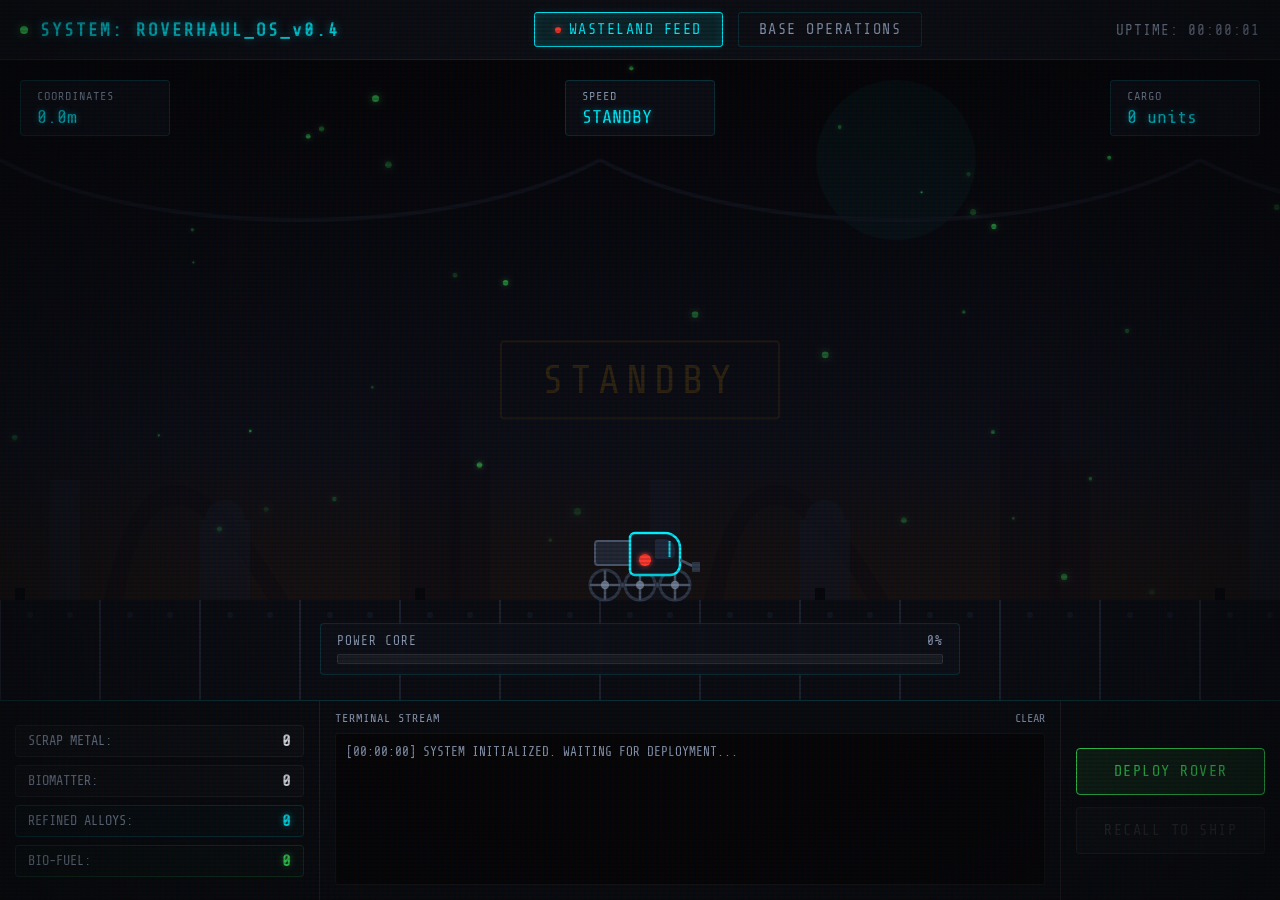
<file: roverhaul_demo/index.html>
<!DOCTYPE html>
<html lang="en">
<head>
    <meta charset="UTF-8">
    <meta name="viewport" content="width=device-width, initial-scale=1.0">
    <title>ROVERHAUL // Sanctuary Terminal v0.4</title>
    <link rel="preconnect" href="https://fonts.googleapis.com">
    <link rel="preconnect" href="https://fonts.gstatic.com" crossorigin>
    <link href="https://fonts.googleapis.com/css2?family=Inter:wght@300;400;600;700&family=Share+Tech+Mono&display=swap" rel="stylesheet">
    <style>
:root {
    --bg-obsidian: #08090c;
    --bg-console: #0e1117;
    --bg-card: rgba(22, 28, 38, 0.6);
    --bg-card-hover: rgba(30, 38, 51, 0.8);
    --border-color: rgba(0, 240, 255, 0.15);
    --border-color-glow: rgba(0, 240, 255, 0.4);
    --color-cyan: #00f0ff;
    --color-cyan-glow: rgba(0, 240, 255, 0.5);
    --color-green: #39e65b;
    --color-green-glow: rgba(57, 230, 91, 0.5);
    --color-amber: #ffaa00;
    --color-amber-glow: rgba(255, 170, 0, 0.5);
    --color-red: #ff3b30;
    --color-text-dim: #8b9bb4;
    --color-text-bright: #e2e8f0;
}
* { box-sizing: border-box; margin: 0; padding: 0; user-select: none; }
body { background-color: var(--bg-obsidian); color: var(--color-text-bright); font-family: 'Inter', sans-serif; height: 100vh; overflow: hidden; position: relative; }
#crt-overlay { display: block; position: absolute; top: 0; left: 0; bottom: 0; right: 0; background: radial-gradient(circle, rgba(18,24,38,0) 50%, rgba(5,7,10,0.7) 100%); opacity: 0.8; z-index: 100; pointer-events: none; }
#scanline-overlay { display: block; position: absolute; top: 0; left: 0; bottom: 0; right: 0; background: linear-gradient(rgba(18,16,16,0) 50%, rgba(0,0,0,0.25) 50%), linear-gradient(90deg, rgba(255,0,0,0.06), rgba(0,255,0,0.02), rgba(0,0,255,0.06)); background-size: 100% 4px, 6px 100%; z-index: 99; pointer-events: none; opacity: 0.6; }
.app-container { display: grid; grid-template-rows: 60px 1fr 200px; height: 100vh; width: 100vw; background: radial-gradient(ellipse at center, #111622 0%, var(--bg-obsidian) 100%); }
.terminal-header { background: rgba(14,17,23,0.85); border-bottom: 1px solid var(--border-color); display: flex; align-items: center; justify-content: space-between; padding: 0 20px; backdrop-filter: blur(10px); }
.header-left { display: flex; align-items: center; gap: 12px; }
.header-left h1 { font-family: 'Share Tech Mono', monospace; font-size: 1.1rem; letter-spacing: 2px; color: var(--color-cyan); text-shadow: 0 0 8px var(--color-cyan-glow); }
.system-status { width: 8px; height: 8px; border-radius: 50%; background-color: var(--color-green); box-shadow: 0 0 8px var(--color-green-glow); animation: blink-anim 1.5s infinite alternate; }
@keyframes blink-anim { 0% { opacity: 0.3; } 100% { opacity: 1; } }
.view-toggles { display: flex; gap: 15px; }
.toggle-btn { background: transparent; border: 1px solid var(--border-color); color: var(--color-text-dim); font-family: 'Share Tech Mono', monospace; font-size: 0.95rem; padding: 8px 20px; cursor: pointer; border-radius: 3px; letter-spacing: 1.5px; transition: all 0.25s ease; display: flex; align-items: center; gap: 8px; }
.toggle-btn:hover { border-color: var(--color-cyan); color: var(--color-text-bright); background: rgba(0,240,255,0.05); }
.toggle-btn.active { border-color: var(--color-cyan); color: var(--color-cyan); background: rgba(0,240,255,0.1); box-shadow: 0 0 10px rgba(0,240,255,0.15) inset, 0 0 8px rgba(0,240,255,0.1); }
.pulse-icon { width: 6px; height: 6px; background-color: var(--color-red); border-radius: 50%; box-shadow: 0 0 6px rgba(255,59,48,0.6); display: inline-block; animation: blink-anim 0.8s infinite alternate; }
.header-right { font-family: 'Share Tech Mono', monospace; color: var(--color-text-dim); font-size: 0.9rem; letter-spacing: 1px; }
.monitor-screen { position: relative; width: 100%; height: 100%; overflow: hidden; }
.screen-view { position: absolute; top: 0; left: 0; width: 100%; height: 100%; opacity: 0; pointer-events: none; transition: opacity 0.3s ease; }
.screen-view.active { opacity: 1; pointer-events: auto; }
#screen-wasteland { display: flex; align-items: center; justify-content: center; background: #060709; }
.canvas-wrapper { position: relative; width: 100%; height: 100%; display: flex; align-items: center; justify-content: center; }
#game-canvas { width: 100%; height: 100%; background-color: #060709; display: block; }
.hud-layer { position: absolute; pointer-events: none; z-index: 5; font-family: 'Share Tech Mono', monospace; }
.hud-top { top: 20px; left: 20px; right: 20px; display: flex; justify-content: space-between; }
.hud-stat-box { background: rgba(14,18,26,0.75); border: 1px solid var(--border-color); padding: 8px 16px; border-radius: 4px; backdrop-filter: blur(5px); display: flex; flex-direction: column; min-width: 150px; }
.hud-label { font-size: 0.75rem; color: var(--color-text-dim); letter-spacing: 1px; }
.hud-val { font-size: 1.15rem; color: var(--color-cyan); text-shadow: 0 0 6px var(--color-cyan-glow); margin-top: 4px; }
.hud-bottom { bottom: 25px; left: 50%; transform: translateX(-50%); width: 50%; min-width: 320px; }
.power-bar-container { background: rgba(14,18,26,0.75); border: 1px solid var(--border-color); padding: 10px 16px; border-radius: 4px; backdrop-filter: blur(5px); }
.power-bar-label { display: flex; justify-content: space-between; font-size: 0.8rem; color: var(--color-text-dim); margin-bottom: 6px; letter-spacing: 1px; }
.power-bar-track { height: 10px; background: rgba(255,255,255,0.05); border-radius: 2px; overflow: hidden; border: 1px solid rgba(255,255,255,0.1); }
.power-bar-fill { height: 100%; width: 100%; background: linear-gradient(90deg, #ffaa00, #ffea00); box-shadow: 0 0 8px rgba(255,170,0,0.6); transition: width 0.1s linear; }
.power-bar-fill.critical { background: linear-gradient(90deg, #ff3b30, #ff7b70); box-shadow: 0 0 8px rgba(255,59,48,0.6); }
.hud-state { top: 50%; left: 50%; transform: translate(-50%, -50%); pointer-events: none; }
.hud-state-text { font-size: 2.5rem; letter-spacing: 6px; color: rgba(255,170,0,0.15); border: 2px solid rgba(255,170,0,0.08); padding: 15px 40px; border-radius: 4px; text-transform: uppercase; animation: glitch-flicker 4s infinite alternate; }
@keyframes glitch-flicker { 0%, 95%, 98% { opacity: 0.15; border-color: rgba(255,170,0,0.08); color: rgba(255,170,0,0.15); } 96%, 99% { opacity: 0.5; border-color: var(--color-amber); color: var(--color-amber); text-shadow: 0 0 10px var(--color-amber-glow); } }
.hud-hint { position: absolute; bottom: 85px; left: 50%; transform: translateX(-50%); font-family: 'Share Tech Mono', monospace; font-size: 0.85rem; color: var(--color-amber); background: rgba(0,0,0,0.7); padding: 6px 16px; border-radius: 4px; border: 1px solid rgba(255,170,0,0.3); letter-spacing: 1px; pointer-events: none; z-index: 5; animation: blink-anim 1s infinite alternate; }
.hud-hint.hidden { display: none; }
#screen-base { padding: 20px; background: rgba(8,9,12,0.95); overflow-y: auto; }
.base-layout { display: flex; flex-direction: column; height: 100%; max-width: 1200px; margin: 0 auto; gap: 20px; }
.base-tabs { display: flex; border-bottom: 1px solid var(--border-color); gap: 10px; }
.tab-btn { background: transparent; border: 1px solid transparent; border-bottom: none; color: var(--color-text-dim); padding: 12px 24px; font-family: 'Share Tech Mono', monospace; font-size: 0.95rem; cursor: pointer; border-radius: 4px 4px 0 0; letter-spacing: 1px; transition: all 0.2s ease; }
.tab-btn:hover { color: var(--color-text-bright); background: rgba(255,255,255,0.03); }
.tab-btn.active { color: var(--color-cyan); border-color: var(--border-color); background: var(--bg-console); box-shadow: 0 -2px 0 var(--color-cyan); }
.tab-content { display: none; flex-grow: 1; background: var(--bg-console); border: 1px solid var(--border-color); border-top: none; padding: 20px; min-height: 400px; border-radius: 0 0 4px 4px; }
.tab-content.active { display: block; }
.hangar-grid { display: grid; grid-template-columns: repeat(auto-fit, minmax(260px, 1fr)); gap: 20px; }
.upgrade-card { background: var(--bg-card); border: 1px solid var(--border-color); border-radius: 4px; padding: 18px; display: flex; flex-direction: column; gap: 12px; transition: all 0.25s ease; }
.upgrade-card:hover { background: var(--bg-card-hover); border-color: var(--border-color-glow); transform: translateY(-2px); box-shadow: 0 4px 15px rgba(0,240,255,0.05); }
.upgrade-card-header { display: flex; justify-content: space-between; align-items: center; }
.upgrade-card-header h3 { font-size: 1.05rem; font-weight: 600; color: var(--color-text-bright); }
.upgrade-level { font-family: 'Share Tech Mono', monospace; color: var(--color-cyan); font-size: 0.9rem; background: rgba(0,240,255,0.1); padding: 2px 8px; border-radius: 3px; }
.upgrade-desc { font-size: 0.85rem; color: var(--color-text-dim); line-height: 1.4; min-height: 40px; }
.upgrade-stats { background: rgba(8,9,12,0.4); border: 1px solid rgba(255,255,255,0.05); padding: 10px; border-radius: 3px; font-family: 'Share Tech Mono', monospace; font-size: 0.85rem; display: flex; justify-content: space-between; }
.upgrade-stats span { color: var(--color-cyan); }
.upgrade-btn { background: rgba(0,240,255,0.1); border: 1px solid var(--color-cyan); color: var(--color-cyan); font-family: 'Share Tech Mono', monospace; font-size: 0.95rem; padding: 10px; border-radius: 3px; cursor: pointer; transition: all 0.2s ease; margin-top: auto; }
.upgrade-btn:hover:not(:disabled) { background: var(--color-cyan); color: #000; box-shadow: 0 0 10px var(--color-cyan-glow); }
.upgrade-btn:disabled { background: rgba(255,255,255,0.05); border-color: rgba(255,255,255,0.1); color: rgba(255,255,255,0.2); cursor: not-allowed; }
.refinery-layout { display: grid; grid-template-columns: repeat(auto-fit, minmax(350px, 1fr)); gap: 20px; margin-bottom: 25px; }
.refinery-card { background: var(--bg-card); border: 1px solid var(--border-color); border-radius: 4px; padding: 20px; display: flex; flex-direction: column; gap: 15px; }
.refinery-card-header { display: flex; justify-content: space-between; align-items: center; }
.refinery-card-header h2 { font-size: 1.15rem; font-weight: 600; }
.refinery-badge { font-family: 'Share Tech Mono', monospace; font-size: 0.75rem; color: var(--color-green); border: 1px solid var(--color-green); padding: 1px 6px; border-radius: 3px; letter-spacing: 1px; }
.refinery-card p { font-size: 0.85rem; color: var(--color-text-dim); line-height: 1.4; }
.refinery-inventory { background: rgba(8,9,12,0.4); border: 1px solid rgba(255,255,255,0.05); padding: 12px; border-radius: 3px; display: flex; flex-direction: column; gap: 8px; font-size: 0.9rem; }
.inv-row { display: flex; justify-content: space-between; font-family: 'Share Tech Mono', monospace; }
.cyan-text { color: var(--color-cyan) !important; text-shadow: 0 0 6px var(--color-cyan-glow); }
.green-text { color: var(--color-green) !important; text-shadow: 0 0 6px var(--color-green-glow); }
.refinery-action { display: flex; flex-direction: column; gap: 10px; margin-top: auto; }
.action-btn { background: rgba(255,255,255,0.05); border: 1px solid rgba(255,255,255,0.15); color: var(--color-text-bright); font-family: 'Share Tech Mono', monospace; font-size: 0.9rem; padding: 10px; border-radius: 3px; cursor: pointer; transition: all 0.2s ease; }
.action-btn:hover:not(:disabled) { background: rgba(255,255,255,0.1); border-color: rgba(255,255,255,0.3); }
.action-btn:disabled { opacity: 0.4; cursor: not-allowed; }
.refinery-bar-container { height: 6px; background: rgba(0,0,0,0.4); border-radius: 3px; overflow: hidden; }
.refinery-bar-fill { height: 100%; width: 0%; background: var(--color-cyan); box-shadow: 0 0 6px var(--color-cyan-glow); transition: width 0.1s linear; }
.auto-refinery-section { border-top: 1px solid rgba(255,255,255,0.08); padding-top: 20px; }
.auto-refinery-section h2 { font-size: 1.1rem; margin-bottom: 15px; font-family: 'Share Tech Mono', monospace; letter-spacing: 1px; }
.auto-refinery-grid { display: grid; grid-template-columns: repeat(auto-fit, minmax(280px, 1fr)); gap: 15px; }
.auto-card { background: rgba(255,255,255,0.02); border: 1px solid rgba(255,255,255,0.05); border-radius: 4px; padding: 12px 18px; display: flex; align-items: center; justify-content: space-between; gap: 12px; }
.auto-card h4 { font-size: 0.9rem; font-weight: 600; }
.auto-card p { font-size: 0.75rem; color: var(--color-text-dim); margin-top: 2px; }
.upgrade-btn-small { background: rgba(57,230,91,0.1); border: 1px solid var(--color-green); color: var(--color-green); font-family: 'Share Tech Mono', monospace; font-size: 0.8rem; padding: 6px 12px; border-radius: 3px; cursor: pointer; transition: all 0.2s ease; white-space: nowrap; }
.upgrade-btn-small:hover:not(:disabled) { background: var(--color-green); color: #000; box-shadow: 0 0 8px var(--color-green-glow); }
.upgrade-btn-small:disabled { background: rgba(255,255,255,0.03); border-color: rgba(255,255,255,0.08); color: rgba(255,255,255,0.15); cursor: not-allowed; }
.archives-layout { display: grid; grid-template-columns: 280px 1fr; gap: 20px; height: 100%; }
.archives-sidebar { border-right: 1px solid rgba(255,255,255,0.08); padding-right: 15px; }
.archive-list { list-style: none; display: flex; flex-direction: column; gap: 8px; }
.archive-item { font-family: 'Share Tech Mono', monospace; font-size: 0.85rem; padding: 10px 14px; background: rgba(255,255,255,0.02); border: 1px solid rgba(255,255,255,0.05); border-radius: 3px; cursor: pointer; color: var(--color-text-dim); transition: all 0.2s ease; white-space: nowrap; overflow: hidden; text-overflow: ellipsis; }
.archive-item:hover:not(.locked) { color: var(--color-text-bright); background: rgba(0,240,255,0.03); border-color: rgba(0,240,255,0.15); }
.archive-item.active { color: var(--color-cyan); background: rgba(0,240,255,0.08); border-color: var(--color-cyan); text-shadow: 0 0 4px var(--color-cyan-glow); }
.archive-item.locked { color: rgba(255,255,255,0.15); cursor: not-allowed; background: rgba(0,0,0,0.2); border-color: transparent; }
.archive-viewer { padding-left: 10px; overflow-y: auto; max-height: 480px; }
.archive-entry h2 { font-family: 'Share Tech Mono', monospace; color: var(--color-cyan); font-size: 1.25rem; margin-bottom: 6px; letter-spacing: 1px; }
.archive-entry .timestamp { font-family: 'Share Tech Mono', monospace; font-size: 0.8rem; color: var(--color-amber); margin-bottom: 20px; }
.archive-entry p { font-size: 0.9rem; color: var(--color-text-dim); line-height: 1.6; margin-bottom: 15px; }
.archive-entry em { color: var(--color-text-bright); font-style: normal; font-weight: 600; }
.archive-entry.hidden { display: none; }
.bottom-bar { background: #090c10; border-top: 1px solid var(--border-color); display: grid; grid-template-columns: 320px 1fr 220px; height: 100%; }
.resources-hud { border-right: 1px solid rgba(255,255,255,0.08); padding: 15px; display: flex; flex-direction: column; justify-content: center; gap: 8px; }
.resource-pill { background: rgba(255,255,255,0.02); border: 1px solid rgba(255,255,255,0.05); border-radius: 4px; padding: 6px 12px; display: flex; justify-content: space-between; align-items: center; font-family: 'Share Tech Mono', monospace; font-size: 0.85rem; }
.resource-pill .label { color: var(--color-text-dim); }
.resource-pill .value { font-size: 1rem; font-weight: 600; color: var(--color-text-bright); }
.resource-pill.alloy { border-color: rgba(0,240,255,0.15); background: rgba(0,240,255,0.02); }
.resource-pill.biofuel { border-color: rgba(57,230,91,0.15); background: rgba(57,230,91,0.02); }
.console-panel { display: flex; flex-direction: column; height: 100%; padding: 10px 15px 15px 15px; overflow: hidden; }
.console-header { display: flex; justify-content: space-between; align-items: center; font-family: 'Share Tech Mono', monospace; font-size: 0.75rem; color: var(--color-text-dim); margin-bottom: 8px; letter-spacing: 1px; }
.clear-btn { background: transparent; border: none; color: var(--color-text-dim); font-family: 'Share Tech Mono', monospace; font-size: 0.75rem; cursor: pointer; }
.clear-btn:hover { color: var(--color-red); }
.console-body { background: #050608; border: 1px solid rgba(255,255,255,0.05); border-radius: 3px; flex-grow: 1; padding: 10px; overflow-y: auto; font-family: 'Share Tech Mono', monospace; font-size: 0.8rem; color: #a8b2c1; display: flex; flex-direction: column; gap: 4px; }
.console-body::-webkit-scrollbar, .archive-viewer::-webkit-scrollbar { width: 6px; }
.console-body::-webkit-scrollbar-track, .archive-viewer::-webkit-scrollbar-track { background: transparent; }
.console-body::-webkit-scrollbar-thumb, .archive-viewer::-webkit-scrollbar-thumb { background: rgba(255,255,255,0.1); border-radius: 3px; }
.log-line { line-height: 1.3; }
.log-line.system-line { color: var(--color-text-dim); }
.log-line.exped-line { color: var(--color-cyan); }
.log-line.harvest-line { color: var(--color-amber); }
.log-line.danger-line { color: var(--color-red); }
.log-line.success-line { color: var(--color-green); }
.exped-controls { border-left: 1px solid rgba(255,255,255,0.08); display: flex; flex-direction: column; justify-content: center; padding: 15px; gap: 12px; }
.control-btn { font-family: 'Share Tech Mono', monospace; font-size: 0.95rem; padding: 14px; border-radius: 4px; cursor: pointer; letter-spacing: 1.5px; transition: all 0.25s ease; border: 1px solid transparent; }
.deploy-btn { background: rgba(57,230,91,0.1); border-color: var(--color-green); color: var(--color-green); }
.deploy-btn:hover:not(:disabled) { background: var(--color-green); color: #000; box-shadow: 0 0 15px var(--color-green-glow); }
.recall-btn { background: rgba(255,170,0,0.1); border-color: var(--color-amber); color: var(--color-amber); }
.recall-btn:hover:not(:disabled) { background: var(--color-amber); color: #000; box-shadow: 0 0 15px var(--color-amber-glow); }
.control-btn:disabled { background: rgba(255,255,255,0.02) !important; border-color: rgba(255,255,255,0.05) !important; color: rgba(255,255,255,0.12) !important; cursor: not-allowed !important; box-shadow: none !important; }
    </style>
</head>
<body>
<div id="crt-overlay"></div>
<div id="scanline-overlay"></div>
<div class="app-container">
    <header class="terminal-header">
        <div class="header-left">
            <div class="system-status"></div>
            <h1>SYSTEM: ROVERHAUL_OS_v0.4</h1>
        </div>
        <div class="view-toggles">
            <button id="btn-view-wasteland" class="toggle-btn active"><span class="pulse-icon"></span> WASTELAND FEED</button>
            <button id="btn-view-base" class="toggle-btn">BASE OPERATIONS</button>
        </div>
        <div class="header-right"><span class="uptime">UPTIME: <span id="txt-uptime">00:00:00</span></span></div>
    </header>
    <main class="monitor-screen">
        <section id="screen-wasteland" class="screen-view active">
            <div class="canvas-wrapper">
                <canvas id="game-canvas"></canvas>
                <div class="hud-layer hud-top">
                    <div class="hud-stat-box"><span class="hud-label">COORDINATES</span><span class="hud-val" id="hud-txt-distance">0.0m</span></div>
                    <div class="hud-stat-box"><span class="hud-label">SPEED</span><span class="hud-val" id="hud-txt-speed">0.0 m/s</span></div>
                    <div class="hud-stat-box"><span class="hud-label">CARGO</span><span class="hud-val" id="hud-txt-cargo">0 units</span></div>
                </div>
                <div class="hud-layer hud-bottom">
                    <div class="power-bar-container">
                        <div class="power-bar-label"><span>POWER CORE</span><span id="hud-txt-power">100%</span></div>
                        <div class="power-bar-track"><div id="hud-power-fill" class="power-bar-fill"></div></div>
                    </div>
                </div>
                <div class="hud-layer hud-state"><div class="hud-state-text" id="hud-txt-status">STANDBY</div></div>
                <div id="active-click-prompt" class="hud-hint hidden">[ CLICK ON TARGET TO ACTIVATE AUXILIARY MINING LASER ]</div>
            </div>
        </section>
        <section id="screen-base" class="screen-view">
            <div class="base-layout">
                <div class="base-tabs">
                    <button class="tab-btn active" data-tab="tab-hangar">ROVER HANGAR</button>
                    <button class="tab-btn" data-tab="tab-refinery">REFINERY &amp; RECLAIMER</button>
                    <button class="tab-btn" data-tab="tab-archives">RELIQUARY &amp; ARCHIVES</button>
                </div>
                <div class="tab-content active" id="tab-hangar">
                    <div class="hangar-grid">
                        <div class="upgrade-card">
                            <div class="upgrade-card-header"><h3>Locomotion System (Treads)</h3><span class="upgrade-level" id="lvl-treads">Lvl 1</span></div>
                            <p class="upgrade-desc">Increases rover exploration speed, reducing travel time between obstacle encounters.</p>
                            <div class="upgrade-stats"><div>Current: <span id="stat-treads-curr">3.0 m/s</span></div><div>Next: <span id="stat-treads-next">3.8 m/s</span></div></div>
                            <button class="upgrade-btn" id="btn-up-treads">UPGRADE: <span id="cost-treads">15</span> Alloys</button>
                        </div>
                        <div class="upgrade-card">
                            <div class="upgrade-card-header"><h3>Utility Laser (Drill Mount)</h3><span class="upgrade-level" id="lvl-laser">Lvl 1</span></div>
                            <p class="upgrade-desc">Improves harvesting laser strength, reducing the delay when drilling obstacles.</p>
                            <div class="upgrade-stats"><div>Drill Time: <span id="stat-laser-curr">3.0s</span></div><div>Next: <span id="stat-laser-next">2.5s</span></div></div>
                            <button class="upgrade-btn" id="btn-up-laser">UPGRADE: <span id="cost-laser">25</span> Alloys</button>
                        </div>
                        <div class="upgrade-card">
                            <div class="upgrade-card-header"><h3>Chassis Frame (Cargo Pods)</h3><span class="upgrade-level" id="lvl-cargo">Lvl 1</span></div>
                            <p class="upgrade-desc">Expands cargo bays, allowing the rover to carry more materials per expedition.</p>
                            <div class="upgrade-stats"><div>Capacity: <span id="stat-cargo-curr">UNLIMITED</span></div><div>Next: <span id="stat-cargo-next">UNLIMITED</span></div></div>
                            <button class="upgrade-btn" id="btn-up-cargo">UPGRADE: <span id="cost-cargo">20</span> Alloys</button>
                        </div>
                        <div class="upgrade-card">
                            <div class="upgrade-card-header"><h3>Power Core (Battery Cell)</h3><span class="upgrade-level" id="lvl-battery">Lvl 1</span></div>
                            <p class="upgrade-desc">Expands electrochemical storage, allowing the rover to drive further per run.</p>
                            <div class="upgrade-stats"><div>Capacity: <span id="stat-battery-curr">100 EP</span></div><div>Next: <span id="stat-battery-next">140 EP</span></div></div>
                            <button class="upgrade-btn" id="btn-up-battery">UPGRADE: <span id="cost-battery">30</span> Alloys</button>
                        </div>
                    </div>
                </div>
                <div class="tab-content" id="tab-refinery">
                    <div class="refinery-layout">
                        <div class="refinery-card">
                            <div class="refinery-card-header"><h2>Ore Smelting Refinery</h2><span class="refinery-badge">ACTIVE</span></div>
                            <p>Extracts refined architectural alloys from crude scrap metals gathered by the rover.</p>
                            <div class="refinery-inventory">
                                <div class="inv-row"><span>Raw Scrap Metal:</span><strong id="ref-raw-metal">0</strong></div>
                                <div class="inv-row"><span>Refined Alloys:</span><strong id="ref-alloys" class="cyan-text">0</strong></div>
                            </div>
                            <div class="refinery-action">
                                <button class="action-btn" id="btn-refine-metal">Refine 10 Scrap &rarr; 1 Alloy</button>
                                <div class="refinery-bar-container"><div id="bar-refine-metal" class="refinery-bar-fill"></div></div>
                            </div>
                        </div>
                        <div class="refinery-card">
                            <div class="refinery-card-header"><h2>Biomass Reclaimer</h2><span class="refinery-badge">ACTIVE</span></div>
                            <p>Reclaims biological fluids and organic compounds, synthesizing bio-fuel cells.</p>
                            <div class="refinery-inventory">
                                <div class="inv-row"><span>Raw Biomatter:</span><strong id="ref-raw-biomatter">0</strong></div>
                                <div class="inv-row"><span>Organic Bio-Fuel:</span><strong id="ref-biofuel" class="green-text">0</strong></div>
                            </div>
                            <div class="refinery-action">
                                <button class="action-btn" id="btn-refine-biomatter">Process 10 Biomatter &rarr; 1 Bio-Fuel</button>
                                <div class="refinery-bar-container"><div id="bar-refine-biomatter" class="refinery-bar-fill" style="background:var(--color-green)"></div></div>
                            </div>
                        </div>
                    </div>
                    <div class="auto-refinery-section">
                        <h2>Automated Refining Subroutines</h2>
                        <div class="auto-refinery-grid">
                            <div class="auto-card"><div><h4>Auto-Refine: Metal</h4><p>Refines metal every 5 seconds. <span id="lbl-auto-metal">Disabled</span></p></div><button class="upgrade-btn-small" id="btn-auto-metal">Buy: <span id="cost-auto-metal">5</span> Bio-Fuel</button></div>
                            <div class="auto-card"><div><h4>Auto-Refine: Biomass</h4><p>Reclaims biomass every 5 seconds. <span id="lbl-auto-biomatter">Disabled</span></p></div><button class="upgrade-btn-small" id="btn-auto-biomatter">Buy: <span id="cost-auto-biomatter">5</span> Bio-Fuel</button></div>
                        </div>
                    </div>
                </div>
                <div class="tab-content" id="tab-archives">
                    <div class="archives-layout">
                        <div class="archives-sidebar">
                            <ul class="archive-list" id="archive-list">
                                <li class="archive-item active" data-log="log-welcome">System Log // Welcome</li>
                                <li class="archive-item locked" data-log="log-rusted-ruins" id="log-item-1">Distance 100m // Decaying Infrastructure</li>
                                <li class="archive-item locked" data-log="log-sporelands" id="log-item-2">Distance 300m // Flesh Fusions</li>
                                <li class="archive-item locked" data-log="log-biotowers" id="log-item-3">Distance 600m // Ancient Megastructures</li>
                            </ul>
                        </div>
                        <div class="archive-viewer" id="archive-viewer">
                            <div id="log-welcome" class="archive-entry"><h2>LOG // SYSTEM BOOT SUMMARY</h2><p class="timestamp">RECORDED ON UPTIME: 00:00:00</p><p>Colony vessel <em>Sovereign-9</em> has suffered hull fracture. Backup reactor output restricted. Atmospheric toxicity outside exceeds survival thresholds.</p><p>Remote Reconnaissance Rover deployed to survey local biomechanical terrain. Collect rusted industrial scrap metals and alien biomechanical organic tissues. Bring them to the cargo bay refinery to convert into alloys and fuels for repair.</p><p>Deploy the rover to begin exploration. It will gather materials automatically and halt when hitting obstacles. Upgrading components will increase recovery rates.</p></div>
                            <div id="log-rusted-ruins" class="archive-entry hidden"><h2>LOG // RUSTED OUTSKIRTS OBSERVATIONS</h2><p class="timestamp">RECORDED ON DISTANCE: 100m</p><p>The scenery is dominated by decaying iron structures that have fused with the soil. The soil itself is rich in heavy metals, indicating past industrial activity.</p><p>The rover is finding scrap deposits everywhere. These look like ancient structural beams or plates, but their grain structure is highly irregular — almost resembling muscle fiber patterns. What created this place? The metal appears to have grown here rather than been built.</p></div>
                            <div id="log-sporelands" class="archive-entry hidden"><h2>LOG // FLESH FUSIONS ANALYSIS</h2><p class="timestamp">RECORDED ON DISTANCE: 300m</p><p>We are entering a region where the biomechanical nature is more biology than machine. Large biological cysts grow out of rusted pipes. Spores hang in the air, creating a dense, glowing fog.</p><p>The rover's chemical analyzer confirms the biomatter collected here is composed of synthetic polymers and proteins resembling synthetic nerve pathways. It's as if a giant mechanical computer died and decomposed into soil.</p></div>
                            <div id="log-biotowers" class="archive-entry hidden"><h2>LOG // BIOMECHANICAL MEGASTRUCTURE</h2><p class="timestamp">RECORDED ON DISTANCE: 600m</p><p>Massive towers rise into the yellow atmosphere, pulsing with bioluminescent violet currents. They resemble both skyscrapers and vascular columns.</p><p>Electromagnetic fields are intense here, draining the rover's power grids faster but yielding high-density crystal fragments. The archives in these towers are encrypted. We must push deeper to decrypt their signals.</p></div>
                        </div>
                    </div>
                </div>
            </div>
        </section>
    </main>
    <footer class="bottom-bar">
        <div class="resources-hud">
            <div class="resource-pill"><span class="label">SCRAP METAL:</span><span class="value" id="hud-raw-metal">0</span></div>
            <div class="resource-pill"><span class="label">BIOMATTER:</span><span class="value" id="hud-raw-biomatter">0</span></div>
            <div class="resource-pill alloy"><span class="label">REFINED ALLOYS:</span><span class="value cyan-text" id="hud-alloys">0</span></div>
            <div class="resource-pill biofuel"><span class="label">BIO-FUEL:</span><span class="value green-text" id="hud-biofuel">0</span></div>
        </div>
        <div class="console-panel">
            <div class="console-header"><span>TERMINAL STREAM</span><button class="clear-btn" id="btn-clear-console">CLEAR</button></div>
            <div class="console-body" id="console-log"><div class="log-line system-line">[00:00:00] SYSTEM INITIALIZED. WAITING FOR DEPLOYMENT...</div></div>
        </div>
        <div class="exped-controls">
            <button id="btn-control-deploy" class="control-btn deploy-btn">DEPLOY ROVER</button>
            <button id="btn-control-recall" class="control-btn recall-btn" disabled>RECALL TO SHIP</button>
        </div>
    </footer>
</div>
<script>
// ===================== GAME STATE =====================
const STATE = {
    rawMetal: 0, rawBiomatter: 0, alloys: 0, biofuel: 0,
    upgrades: { treads: 1, laser: 1, cargo: 1, battery: 1 },
    automation: { autoMetal: false, autoBiomatter: false },
    expedition: { active: false, status: 'STANDBY', distance: 0, power: 0, cargoMetal: 0, cargoBiomatter: 0, obstacle: null, nextObstacleDist: 0, recallTimeLeft: 0, activeDrills: [] },
    uptime: 0, totalDistance: 0,
    autoMetalAcc: 0, autoBiomatterAcc: 0,
    unlockedMilestones: { m100: false, m300: false, m600: false }
};

const get = {
    speed: () => 3.0 + (STATE.upgrades.treads - 1) * 0.8,
    maxCargo: () => 999999,
    maxPower: () => { const s=[0,100,140,200,280,380,500,650,820,1000]; return STATE.upgrades.battery < s.length ? s[STATE.upgrades.battery] : 100+(STATE.upgrades.battery-1)*50; },
    drillMult: () => 1.0 + (STATE.upgrades.laser - 1) * 0.35,
    cargo: () => STATE.expedition.cargoMetal + STATE.expedition.cargoBiomatter,
    upgradeCost: (type) => { const b={treads:15,laser:25,cargo:20,battery:30}; const m={treads:1.5,laser:1.6,cargo:1.5,battery:1.55}; return Math.floor(b[type]*Math.pow(m[type],STATE.upgrades[type]-1)); }
};

function saveGame() {
    localStorage.setItem('roverhaul_v2', JSON.stringify({
        rawMetal: STATE.rawMetal, rawBiomatter: STATE.rawBiomatter, alloys: STATE.alloys, biofuel: STATE.biofuel,
        upgrades: STATE.upgrades, automation: STATE.automation, uptime: STATE.uptime, totalDistance: STATE.totalDistance
    }));
}

function loadGame() {
    try {
        const d = JSON.parse(localStorage.getItem('roverhaul_v2'));
        if (!d) return;
        STATE.rawMetal = Number(d.rawMetal)||0; STATE.rawBiomatter = Number(d.rawBiomatter)||0;
        STATE.alloys = Number(d.alloys)||0; STATE.biofuel = Number(d.biofuel)||0;
        STATE.uptime = Number(d.uptime)||0; STATE.totalDistance = Number(d.totalDistance)||0;
        if (d.upgrades) { STATE.upgrades.treads=Number(d.upgrades.treads)||1; STATE.upgrades.laser=Number(d.upgrades.laser)||1; STATE.upgrades.cargo=Number(d.upgrades.cargo)||1; STATE.upgrades.battery=Number(d.upgrades.battery)||1; }
        if (d.automation) { STATE.automation.autoMetal=!!d.automation.autoMetal; STATE.automation.autoBiomatter=!!d.automation.autoBiomatter; }
    } catch(e) { console.warn('Save load failed, starting fresh.'); }
}

function spawnObstacle(targetDist) {
    const r = Math.random();
    let type = 'scrap_heap', baseTime = 3.0;
    if (targetDist > 300 && r > 0.6) { type = 'anomaly'; baseTime = 4.5; }
    else if (r > 0.5) { type = 'biocyst'; baseTime = 3.5; }
    STATE.expedition.obstacle = { type, baseTime, maxTime: baseTime/get.drillMult(), timeLeft: baseTime/get.drillMult() };
}

function deployRover() {
    if (STATE.expedition.active) return;
    STATE.expedition.active=true; STATE.expedition.status='DRIVING';
    STATE.expedition.distance=0; STATE.expedition.power=get.maxPower();
    STATE.expedition.cargoMetal=0; STATE.expedition.cargoBiomatter=0;
    STATE.expedition.nextObstacleDist = 35 + Math.random()*10;
    spawnObstacle(STATE.expedition.nextObstacleDist);
    addLog("DEPLOY: Remote Reconnaissance Rover deployed to Wasteland.", "exped");
}

function recallRover() {
    if (!STATE.expedition.active || STATE.expedition.status==='RECALLING') return;
    STATE.expedition.status='RECALLING'; STATE.expedition.recallTimeLeft=4.0;
    addLog("RECALL: Core retrieval cable connected. Pulling rover back to base...", "danger");
}

function clearObstacle() {
    const obs = STATE.expedition.obstacle; if (!obs) return;
    let sc=0, bi=0;
    if (obs.type==='scrap_heap') sc=Math.floor(4+Math.random()*5);
    else if (obs.type==='biocyst') bi=Math.floor(3+Math.random()*4);
    else { sc=Math.floor(2+Math.random()*3); bi=Math.floor(2+Math.random()*3); }
    STATE.expedition.cargoMetal+=sc; STATE.expedition.cargoBiomatter+=bi;
    const lbl = obs.type==='scrap_heap'?'Scrap Pile':obs.type==='biocyst'?'Biocyst':'Anomaly';
    addLog(`HARVEST: Cleared ${lbl}. Gathered: +${sc} Scrap, +${bi} Biomatter.`, 'harvest');
    STATE.expedition.obstacle=null; STATE.expedition.status='DRIVING';
    STATE.expedition.nextObstacleDist = STATE.expedition.distance + (35+Math.random()*15);
    spawnObstacle(STATE.expedition.nextObstacleDist);
}

function tick(dt) {
    STATE.uptime += dt;
    if (STATE.automation.autoMetal) { STATE.autoMetalAcc+=dt; if(STATE.autoMetalAcc>=5){STATE.autoMetalAcc-=5;if(STATE.rawMetal>=10){STATE.rawMetal-=10;STATE.alloys++;addLog("AUTO-REFINERY: Smelted 10 Scrap into 1 Alloy.","success");saveGame();}}}
    if (STATE.automation.autoBiomatter) { STATE.autoBiomatterAcc+=dt; if(STATE.autoBiomatterAcc>=5){STATE.autoBiomatterAcc-=5;if(STATE.rawBiomatter>=10){STATE.rawBiomatter-=10;STATE.biofuel++;addLog("AUTO-RECLAIMER: Processed 10 Biomatter into 1 Bio-Fuel.","success");saveGame();}}}
    if (!STATE.expedition.active) return;
    const exp = STATE.expedition;
    if (exp.status==='DRIVING') {
        exp.distance += get.speed()*dt; STATE.totalDistance += get.speed()*dt;
        exp.power -= 1.0*dt;
        if (exp.power<=0) { exp.power=0; addLog("ALARM: Power core depleted. Engaging emergency recall.","danger"); recallRover(); return; }
        if (exp.distance>=exp.nextObstacleDist) {
            exp.status='HARVESTING';
            const lbl=exp.obstacle?exp.obstacle.type==='scrap_heap'?'Scrap Pile':exp.obstacle.type==='biocyst'?'Biocyst':'Anomaly':'Obstacle';
            addLog(`SCAN: Obstacle reached (${lbl}). Deploying mining drill.`,"harvest");
        }
    } else if (exp.status==='HARVESTING') {
        if (exp.obstacle) {
            exp.power -= 0.15*dt;
            if (exp.power<=0) { exp.power=0; addLog("ALARM: Power depleted during drilling. Recalling...","danger"); recallRover(); return; }
            exp.obstacle.timeLeft -= dt;
            if (exp.obstacle.timeLeft<=0) clearObstacle();
        }
    } else if (exp.status==='RECALLING') {
        exp.recallTimeLeft -= dt;
        if (exp.recallTimeLeft<=0) {
            const m=exp.cargoMetal, b=exp.cargoBiomatter;
            STATE.rawMetal+=m; STATE.rawBiomatter+=b;
            exp.active=false; exp.status='STANDBY'; exp.distance=0; exp.cargoMetal=0; exp.cargoBiomatter=0; exp.obstacle=null;
            addLog(`DOCK: Rover returned. Scrap +${m}, Biomatter +${b} deposited.`,"success");
            saveGame();
        }
    }
    // Milestone unlocks
    if (!STATE.unlockedMilestones.m100 && STATE.totalDistance>=100) { STATE.unlockedMilestones.m100=true; document.getElementById('log-item-1').classList.remove('locked'); addLog("DATABASE UNLOCKED: Archive log fragment decrypted at 100m milestone.","success"); }
    if (!STATE.unlockedMilestones.m300 && STATE.totalDistance>=300) { STATE.unlockedMilestones.m300=true; document.getElementById('log-item-2').classList.remove('locked'); addLog("DATABASE UNLOCKED: Neural spore scans decrypted at 300m milestone.","success"); }
    if (!STATE.unlockedMilestones.m600 && STATE.totalDistance>=600) { STATE.unlockedMilestones.m600=true; document.getElementById('log-item-3').classList.remove('locked'); addLog("DATABASE UNLOCKED: Biomechanical monolith archives decrypted at 600m milestone.","success"); }
}

// ===================== CANVAS ENGINE =====================
const canvas = document.getElementById('game-canvas');
const ctx = canvas.getContext('2d');
let bgO1=0, bgO2=0, bgO3=0, animT=0, wheelRot=0, particles=[], spores=[];

function initSpores() {
    spores=[];
    for(let i=0;i<40;i++) spores.push({x:Math.random()*1200,y:Math.random()*600,sy:-(0.2+Math.random()*0.5),sx:-(0.1+Math.random()*0.4),size:1+Math.random()*3,op:0.1+Math.random()*0.5,ps:1+Math.random()*2});
}

function resizeCanvas() {
    const r = canvas.parentElement.getBoundingClientRect();
    canvas.width=r.width; canvas.height=r.height;
}

function spawnSparks(x,y,color='#00f0ff') {
    for(let i=0;i<6+Math.floor(Math.random()*5);i++){const a=Math.random()*Math.PI*2,sp=2+Math.random()*4;particles.push({x,y,vx:Math.cos(a)*sp,vy:Math.sin(a)*sp-1,life:0.4+Math.random()*0.4,maxLife:0.8,size:1+Math.random()*3,color});}
}

function engineUpdate(dt) {
    animT+=dt;
    let scrollSpd=0;
    if(STATE.expedition.active){if(STATE.expedition.status==='DRIVING')scrollSpd=get.speed();else if(STATE.expedition.status==='RECALLING')scrollSpd=-get.speed()*4;}
    bgO1=(bgO1+scrollSpd*10*dt)%1200; bgO2=(bgO2+scrollSpd*30*dt)%1200; bgO3=(bgO3+scrollSpd*80*dt)%1200;
    if(STATE.expedition.status==='DRIVING')wheelRot+=get.speed()*dt*2;
    else if(STATE.expedition.status==='RECALLING')wheelRot-=get.speed()*dt*8;
    for(let i=particles.length-1;i>=0;i--){const p=particles[i];p.x+=p.vx;p.y+=p.vy;p.life-=dt;if(p.life<=0)particles.splice(i,1);}
    if(STATE.expedition.activeDrills.length>0){for(let i=STATE.expedition.activeDrills.length-1;i>=0;i--){const d=STATE.expedition.activeDrills[i];d.life-=dt;if(d.life<=0)STATE.expedition.activeDrills.splice(i,1);else spawnSparks(d.x,d.y,'#ffaa00');}}
    spores.forEach(s=>{s.y+=s.sy;s.x+=s.sx-(scrollSpd*0.1);if(s.y<0){s.y=canvas.height;s.x=Math.random()*canvas.width;}if(s.x<0){s.x=canvas.width;s.y=Math.random()*canvas.height;}else if(s.x>canvas.width){s.x=0;s.y=Math.random()*canvas.height;}});
    if(STATE.expedition.status==='HARVESTING'&&STATE.expedition.obstacle&&Math.random()<0.3){const t=STATE.expedition.obstacle.type;spawnSparks(220,canvas.height-110,t==='scrap_heap'?'#00f0ff':t==='biocyst'?'#39e65b':'#ffaa00');}
}

function drawWheel(ox,oy,r){ctx.save();ctx.translate(ox,oy);ctx.rotate(wheelRot);ctx.fillStyle='#0d0f14';ctx.strokeStyle='#2d3748';ctx.lineWidth=3;ctx.beginPath();ctx.arc(0,0,r,0,Math.PI*2);ctx.fill();ctx.stroke();ctx.strokeStyle='#4a5568';ctx.lineWidth=2.5;ctx.beginPath();ctx.moveTo(-r,0);ctx.lineTo(r,0);ctx.moveTo(0,-r);ctx.lineTo(0,r);ctx.stroke();ctx.fillStyle='#718096';ctx.beginPath();ctx.arc(0,0,4,0,Math.PI*2);ctx.fill();ctx.restore();}

function drawRoverBody(gY, atX, moving){
    let rY=gY-45;
    if(moving==='DRIVING')rY+=Math.sin(animT*14)*1.5;
    else if(moving==='RECALLING')rY+=(Math.random()-0.5)*2;
    ctx.save();ctx.translate(atX,rY);
    if(moving==='RECALLING')ctx.rotate(-0.04);
    ctx.strokeStyle='#3a4454';ctx.lineWidth=5;ctx.beginPath();ctx.moveTo(-35,30);ctx.lineTo(35,30);ctx.stroke();
    drawWheel(-35,30,15);drawWheel(0,30,15);drawWheel(35,30,15);
    const cLvl=STATE.upgrades.cargo, cW=Math.min(35+cLvl*3,60), cH=Math.min(22+cLvl*2,36);
    ctx.fillStyle='#222936';ctx.strokeStyle='#475569';ctx.lineWidth=2;ctx.beginPath();ctx.roundRect(-45,10-cH,cW,cH,3);ctx.fill();ctx.stroke();
    ctx.fillStyle='#121620';ctx.strokeStyle='#00f0ff';ctx.lineWidth=2.5;ctx.beginPath();ctx.roundRect(-10,-22,50,42,[5,15,10,5]);ctx.fill();ctx.stroke();
    ctx.fillStyle='#1e293b';ctx.beginPath();ctx.roundRect(15,-16,20,20,[2,10,5,2]);ctx.fill();
    const sw=0.5+0.5*Math.sin(animT*6);ctx.strokeStyle=`rgba(0,240,255,${0.4+sw*0.6})`;ctx.lineWidth=2;ctx.beginPath();ctx.moveTo(15+sw*18,-14);ctx.lineTo(15+sw*18,2);ctx.stroke();
    const pp=0.6+0.4*Math.sin(animT*8), plvl=STATE.expedition.power/get.maxPower();
    let cc='rgb(0,240,255)';if(plvl<0.25)cc='rgb(255,59,48)';else if(plvl<0.6)cc='rgb(255,170,0)';
    ctx.fillStyle=cc;ctx.shadowBlur=8*pp;ctx.shadowColor=cc;ctx.beginPath();ctx.arc(5,5,6,0,Math.PI*2);ctx.fill();ctx.shadowBlur=0;
    ctx.strokeStyle='#475569';ctx.fillStyle='#2f3b4c';ctx.lineWidth=3;ctx.beginPath();ctx.moveTo(40,5);ctx.lineTo(55,12);ctx.stroke();ctx.fillRect(52,7,8,10);
    ctx.restore();
}

function engineRender(){
    const W=canvas.width, H=canvas.height, gY=H-100;
    ctx.clearRect(0,0,W,H);
    // Sky
    const sg=ctx.createLinearGradient(0,0,0,H);sg.addColorStop(0,'#040508');sg.addColorStop(0.6,'#0c0f17');sg.addColorStop(1,'#1b130e');ctx.fillStyle=sg;ctx.fillRect(0,0,W,H);
    const pulse=0.5+0.3*Math.sin(animT*0.5);ctx.fillStyle=`rgba(0,240,255,${0.05*pulse})`;ctx.beginPath();ctx.arc(W*0.7,100,80,0,Math.PI*2);ctx.fill();
    // Distant ruins
    ctx.fillStyle='rgba(10,12,18,0.4)';ctx.save();ctx.translate(-bgO1,0);
    for(let i=0;i<3;i++){const sx=i*600;ctx.beginPath();ctx.moveTo(sx+100,H-80);ctx.quadraticCurveTo(sx+150,H-350,sx+300,H-80);ctx.lineTo(sx+280,H-80);ctx.quadraticCurveTo(sx+150,H-310,sx+120,H-80);ctx.fill();ctx.fillRect(sx+400,H-300,60,220);ctx.fillRect(sx+450,H-240,40,160);}
    ctx.restore();
    // Midground
    ctx.fillStyle='rgba(18,22,32,0.7)';ctx.strokeStyle='rgba(18,22,32,0.7)';ctx.lineWidth=4;ctx.save();ctx.translate(-bgO2,0);
    for(let i=0;i<3;i++){const sx=i*600;ctx.beginPath();ctx.moveTo(sx,100);ctx.bezierCurveTo(sx+150,180,sx+450,180,sx+600,100);ctx.stroke();ctx.fillRect(sx+50,H-220,30,140);ctx.fillRect(sx+200,H-180,50,100);ctx.beginPath();ctx.arc(sx+225,H-180,20,0,Math.PI,true);ctx.fill();}
    ctx.restore();
    // Spores
    spores.forEach(s=>{const a=s.op*(0.6+0.4*Math.sin(animT*s.ps));ctx.fillStyle=`rgba(57,230,91,${a})`;ctx.shadowBlur=s.size*2;ctx.shadowColor='rgba(57,230,91,0.8)';ctx.beginPath();ctx.arc(s.x,s.y,s.size,0,Math.PI*2);ctx.fill();});ctx.shadowBlur=0;
    // Foreground
    ctx.fillStyle='#0a0d13';ctx.save();ctx.translate(-bgO3,0);ctx.beginPath();ctx.moveTo(0,gY);ctx.lineTo(1800,gY);ctx.lineTo(1800,H);ctx.lineTo(0,H);ctx.closePath();ctx.fill();ctx.strokeStyle='#1b2230';ctx.lineWidth=2;
    for(let i=0;i<20;i++){const lx=i*100;ctx.beginPath();ctx.moveTo(lx,gY);ctx.lineTo(lx,H);ctx.stroke();ctx.fillStyle='#111722';ctx.beginPath();ctx.arc(lx+30,gY+15,3,0,Math.PI*2);ctx.arc(lx+70,gY+15,3,0,Math.PI*2);ctx.fill();if(i%4===0){ctx.fillStyle='#06080c';ctx.fillRect(lx+15,gY-12,10,12);}}
    ctx.restore();
    // Rover and obstacles
    if(STATE.expedition.active){
        // Obstacle
        if(STATE.expedition.obstacle){
            const obs=STATE.expedition.obstacle;
            const scale=18, diff=Math.max(0,STATE.expedition.nextObstacleDist-STATE.expedition.distance);
            obs.x=205+diff*scale;
            ctx.save();ctx.translate(obs.x,gY-15);ctx.shadowBlur=10;
            if(obs.type==='scrap_heap'){ctx.fillStyle='#2f3e46';ctx.strokeStyle='#00f0ff';ctx.shadowColor='rgba(0,240,255,0.4)';ctx.lineWidth=2;ctx.beginPath();ctx.moveTo(0,15);ctx.lineTo(15,-25);ctx.lineTo(45,-20);ctx.lineTo(55,15);ctx.closePath();ctx.fill();ctx.stroke();ctx.strokeStyle='rgba(255,255,255,0.15)';ctx.beginPath();ctx.moveTo(10,5);ctx.lineTo(40,-10);ctx.stroke();}
            else if(obs.type==='biocyst'){ctx.fillStyle='#31572c';ctx.strokeStyle='#39e65b';ctx.shadowColor='rgba(57,230,91,0.4)';ctx.lineWidth=2;ctx.beginPath();ctx.arc(25,0,20,0,Math.PI,true);ctx.closePath();ctx.fill();ctx.stroke();const bp=0.5+0.5*Math.sin(animT*4);ctx.fillStyle=`rgba(57,230,91,${0.3*bp})`;ctx.beginPath();ctx.arc(25,-5,10*bp,0,Math.PI*2);ctx.fill();}
            else{ctx.fillStyle='#6f2dbd';ctx.strokeStyle='#ffaa00';ctx.shadowColor='rgba(255,170,0,0.4)';ctx.lineWidth=2;ctx.beginPath();ctx.moveTo(10,15);ctx.lineTo(25,-35);ctx.lineTo(40,15);ctx.closePath();ctx.fill();ctx.stroke();}
            ctx.shadowBlur=0;
            if(STATE.expedition.status==='HARVESTING'){const bW=60,bH=5,bX=25-bW/2,bY=-45;ctx.fillStyle='rgba(0,0,0,0.6)';ctx.fillRect(bX,bY,bW,bH);ctx.strokeStyle='rgba(255,255,255,0.2)';ctx.strokeRect(bX,bY,bW,bH);const fp=Math.max(0,Math.min(1,1-obs.timeLeft/obs.maxTime));const fc=obs.type==='scrap_heap'?'#00f0ff':obs.type==='biocyst'?'#39e65b':'#ffaa00';ctx.fillStyle=fc;ctx.fillRect(bX+1,bY+1,(bW-2)*fp,bH-2);ctx.font='8px "Share Tech Mono"';ctx.fillStyle='#fff';ctx.textAlign='center';ctx.fillText("DRILLING // CLICK BOOST",25,-55);}
            ctx.restore();
        }
        // Rover
        drawRoverBody(gY, 150, STATE.expedition.status);
        // Laser
        if(STATE.expedition.status==='HARVESTING'&&STATE.expedition.obstacle){const nX=207,nY=gY-33,tX=STATE.expedition.obstacle.x||205,tY=gY-15,j=(Math.random()-0.5)*3,ot=STATE.expedition.obstacle.type,bc=ot==='scrap_heap'?'#00f0ff':ot==='biocyst'?'#39e65b':'#ffaa00';ctx.save();ctx.strokeStyle=bc;ctx.lineWidth=5+Math.random()*4;ctx.beginPath();ctx.moveTo(nX,nY);ctx.lineTo(tX,tY+j);ctx.stroke();ctx.strokeStyle='#fff';ctx.lineWidth=1.5;ctx.beginPath();ctx.moveTo(nX,nY);ctx.lineTo(tX,tY+j);ctx.stroke();ctx.restore();}
        // Cable
        if(STATE.expedition.status==='RECALLING'){ctx.save();ctx.strokeStyle='#94a3b8';ctx.lineWidth=2.5;ctx.beginPath();ctx.moveTo(0,gY-60);ctx.quadraticCurveTo(52,gY-30,105,gY-45);ctx.stroke();if(Math.random()<0.2)spawnSparks(105,gY-45,'#ffaa00');ctx.restore();}
    } else {
        drawRoverBody(gY, canvas.width/2, 'STANDBY');
    }
    // Particles
    particles.forEach(p=>{ctx.fillStyle=p.color;ctx.beginPath();ctx.arc(p.x,p.y,p.size*(p.life/p.maxLife),0,Math.PI*2);ctx.fill();});
}

// ===================== UI =====================
function addLog(msg, type='system') {
    const t=formatTime(STATE.uptime), el=document.getElementById('console-log');
    const line=document.createElement('div'); line.className=`log-line ${type}-line`; line.innerText=`[${t}] ${msg}`;
    el.appendChild(line); el.scrollTop=el.scrollHeight;
    if(el.children.length>100)el.removeChild(el.firstChild);
}

function formatTime(s){const h=Math.floor(s/3600).toString().padStart(2,'0'),m=Math.floor((s%3600)/60).toString().padStart(2,'0'),ss=Math.floor(s%60).toString().padStart(2,'0');return`${h}:${m}:${ss}`;}

function updateUI(){
    document.getElementById('txt-uptime').innerText=formatTime(STATE.uptime);
    document.getElementById('hud-raw-metal').innerText=Math.floor(STATE.rawMetal);
    document.getElementById('hud-raw-biomatter').innerText=Math.floor(STATE.rawBiomatter);
    document.getElementById('hud-alloys').innerText=Math.floor(STATE.alloys);
    document.getElementById('hud-biofuel').innerText=Math.floor(STATE.biofuel);
    document.getElementById('ref-raw-metal').innerText=Math.floor(STATE.rawMetal);
    document.getElementById('ref-raw-biomatter').innerText=Math.floor(STATE.rawBiomatter);
    document.getElementById('ref-alloys').innerText=Math.floor(STATE.alloys);
    document.getElementById('ref-biofuel').innerText=Math.floor(STATE.biofuel);
    document.getElementById('btn-refine-metal').disabled=STATE.rawMetal<10;
    document.getElementById('btn-refine-biomatter').disabled=STATE.rawBiomatter<10;
    ['treads','laser','cargo','battery'].forEach(t=>{const cost=get.upgradeCost(t);document.getElementById(`lvl-${t}`).innerText=`Lvl ${STATE.upgrades[t]}`;document.getElementById(`cost-${t}`).innerText=cost;document.getElementById(`btn-up-${t}`).disabled=STATE.alloys<cost;});
    document.getElementById('stat-treads-curr').innerText=`${get.speed().toFixed(1)} m/s`;
    document.getElementById('stat-treads-next').innerText=`${(get.speed()+0.8).toFixed(1)} m/s`;
    document.getElementById('stat-laser-curr').innerText=`${(3.0/get.drillMult()).toFixed(2)}s`;
    document.getElementById('stat-laser-next').innerText=`${(3.0/(1.0+STATE.upgrades.laser*0.35)).toFixed(2)}s`;
    const s1=get.maxPower(), batt=[0,100,140,200,280,380,500,650,820,1000], s2=STATE.upgrades.battery+1<batt.length?batt[STATE.upgrades.battery+1]:s1+50;
    document.getElementById('stat-battery-curr').innerText=`${s1} EP`;
    document.getElementById('stat-battery-next').innerText=`${s2} EP`;
    const exp=STATE.expedition;
    if(exp.active){
        document.getElementById('btn-control-deploy').disabled=true;document.getElementById('btn-control-deploy').innerText='EXPLORING WASTE...';
        if(exp.status==='RECALLING'){document.getElementById('btn-control-recall').disabled=true;document.getElementById('btn-control-recall').innerText='RECALL ACTIVE';}
        else{document.getElementById('btn-control-recall').disabled=false;document.getElementById('btn-control-recall').innerText='RECALL TO SHIP';}
        document.getElementById('hud-txt-distance').innerText=`${exp.distance.toFixed(1)}m`;
        if(exp.status==='DRIVING')document.getElementById('hud-txt-speed').innerText=`${get.speed().toFixed(1)} m/s`;
        else if(exp.status==='HARVESTING')document.getElementById('hud-txt-speed').innerText='0.0 m/s';
        else document.getElementById('hud-txt-speed').innerText=`-${(get.speed()*4).toFixed(1)} m/s`;
        const statusText={DRIVING:'DRIVING',HARVESTING:'DRILLING TARGET',RECALLING:'RETRIEVAL ACTIVE'};
        document.getElementById('hud-txt-status').innerText=statusText[exp.status]||'ACTIVE';
        document.getElementById('hud-txt-cargo').innerText=`${get.cargo()} units`;
        const pp=(exp.power/get.maxPower())*100;
        document.getElementById('hud-txt-power').innerText=`${Math.ceil(pp)}%`;
        document.getElementById('hud-power-fill').style.width=`${Math.max(0,pp)}%`;
        document.getElementById('hud-power-fill').classList.toggle('critical',pp<25);
        document.getElementById('active-click-prompt').classList.toggle('hidden',exp.status!=='HARVESTING');
    } else {
        document.getElementById('btn-control-deploy').disabled=false;document.getElementById('btn-control-deploy').innerText='DEPLOY ROVER';
        document.getElementById('btn-control-recall').disabled=true;document.getElementById('btn-control-recall').innerText='RECALL TO SHIP';
        document.getElementById('hud-txt-distance').innerText='0.0m';
        document.getElementById('hud-txt-speed').innerText='STANDBY';
        document.getElementById('hud-txt-cargo').innerText='0 units';
        document.getElementById('hud-txt-power').innerText='0%';
        document.getElementById('hud-power-fill').style.width='0%';
        document.getElementById('hud-txt-status').innerText='STANDBY';
        document.getElementById('active-click-prompt').classList.add('hidden');
    }
    if(STATE.automation.autoMetal){document.getElementById('btn-auto-metal').disabled=true;document.getElementById('btn-auto-metal').innerText='ACTIVE';document.getElementById('lbl-auto-metal').innerHTML="<span class='green-text'>ONLINE</span>";}
    else{document.getElementById('btn-auto-metal').disabled=STATE.biofuel<5;document.getElementById('lbl-auto-metal').innerText='Disabled';}
    if(STATE.automation.autoBiomatter){document.getElementById('btn-auto-biomatter').disabled=true;document.getElementById('btn-auto-biomatter').innerText='ACTIVE';document.getElementById('lbl-auto-biomatter').innerHTML="<span class='green-text'>ONLINE</span>";}
    else{document.getElementById('btn-auto-biomatter').disabled=STATE.biofuel<5;document.getElementById('lbl-auto-biomatter').innerText='Disabled';}
}

// ===================== INIT & LOOP =====================
document.addEventListener('DOMContentLoaded', ()=>{
    loadGame();
    resizeCanvas();
    initSpores();
    window.addEventListener('resize', resizeCanvas);

    // Navigation
    document.getElementById('btn-view-wasteland').addEventListener('click',()=>{document.getElementById('btn-view-wasteland').classList.add('active');document.getElementById('btn-view-base').classList.remove('active');document.getElementById('screen-wasteland').classList.add('active');document.getElementById('screen-base').classList.remove('active');resizeCanvas();});
    document.getElementById('btn-view-base').addEventListener('click',()=>{document.getElementById('btn-view-base').classList.add('active');document.getElementById('btn-view-wasteland').classList.remove('active');document.getElementById('screen-base').classList.add('active');document.getElementById('screen-wasteland').classList.remove('active');});
    document.querySelectorAll('.tab-btn').forEach(b=>b.addEventListener('click',()=>{document.querySelectorAll('.tab-btn').forEach(x=>x.classList.remove('active'));document.querySelectorAll('.tab-content').forEach(x=>x.classList.remove('active'));b.classList.add('active');document.getElementById(b.getAttribute('data-tab')).classList.add('active');}));
    ['treads','laser','cargo','battery'].forEach(t=>document.getElementById(`btn-up-${t}`).addEventListener('click',()=>{const cost=get.upgradeCost(t);if(STATE.alloys>=cost){STATE.alloys-=cost;STATE.upgrades[t]++;addLog(`UPGRADE: Purchased ${t} modification (Lvl ${STATE.upgrades[t]}).`,'success');saveGame();}}));
    document.getElementById('btn-refine-metal').addEventListener('click',()=>{if(STATE.rawMetal>=10){STATE.rawMetal-=10;STATE.alloys++;addLog("REFINERY: 10 Scrap Metal smelted into 1 Refined Alloy.","success");saveGame();}});
    document.getElementById('btn-refine-biomatter').addEventListener('click',()=>{if(STATE.rawBiomatter>=10){STATE.rawBiomatter-=10;STATE.biofuel++;addLog("RECLAIMER: 10 Biomatter processed into 1 Bio-Fuel.","success");saveGame();}});
    document.getElementById('btn-auto-metal').addEventListener('click',()=>{if(!STATE.automation.autoMetal&&STATE.biofuel>=5){STATE.biofuel-=5;STATE.automation.autoMetal=true;addLog("AUTOMATION: Auto-Refinery (Metal) activated.","success");saveGame();}});
    document.getElementById('btn-auto-biomatter').addEventListener('click',()=>{if(!STATE.automation.autoBiomatter&&STATE.biofuel>=5){STATE.biofuel-=5;STATE.automation.autoBiomatter=true;addLog("AUTOMATION: Auto-Reclaimer (Biomass) activated.","success");saveGame();}});
    document.getElementById('btn-control-deploy').addEventListener('click',deployRover);
    document.getElementById('btn-control-recall').addEventListener('click',recallRover);
    document.getElementById('btn-clear-console').addEventListener('click',()=>{document.getElementById('console-log').innerHTML=`<div class="log-line system-line">[${formatTime(STATE.uptime)}] TERMINAL LOG CLEARED.</div>`;});
    canvas.addEventListener('click',()=>{if(STATE.expedition.status==='HARVESTING'&&STATE.expedition.obstacle){const red=0.5*(1+0.1*STATE.upgrades.laser);STATE.expedition.obstacle.timeLeft-=red;STATE.expedition.activeDrills.push({x:205,y:canvas.height-110,life:0.3,size:4});if(STATE.expedition.obstacle.timeLeft<=0)clearObstacle();}});
    document.querySelectorAll('.archive-item').forEach(item=>item.addEventListener('click',()=>{if(item.classList.contains('locked'))return;document.querySelectorAll('.archive-item').forEach(i=>i.classList.remove('active'));item.classList.add('active');document.querySelectorAll('.archive-entry').forEach(e=>e.classList.add('hidden'));document.getElementById(item.getAttribute('data-log')).classList.remove('hidden');}));

    let lastTime=performance.now();
    function loop(now){
        const dt=Math.min((now-lastTime)/1000,1.5);
        tick(dt);
        if(document.getElementById('screen-wasteland').classList.contains('active')){engineUpdate(dt);engineRender();}
        updateUI();
        lastTime=now;
        requestAnimationFrame(loop);
    }
    requestAnimationFrame(loop);
    engineRender();
});
</script>
</body>
</html>
</file>
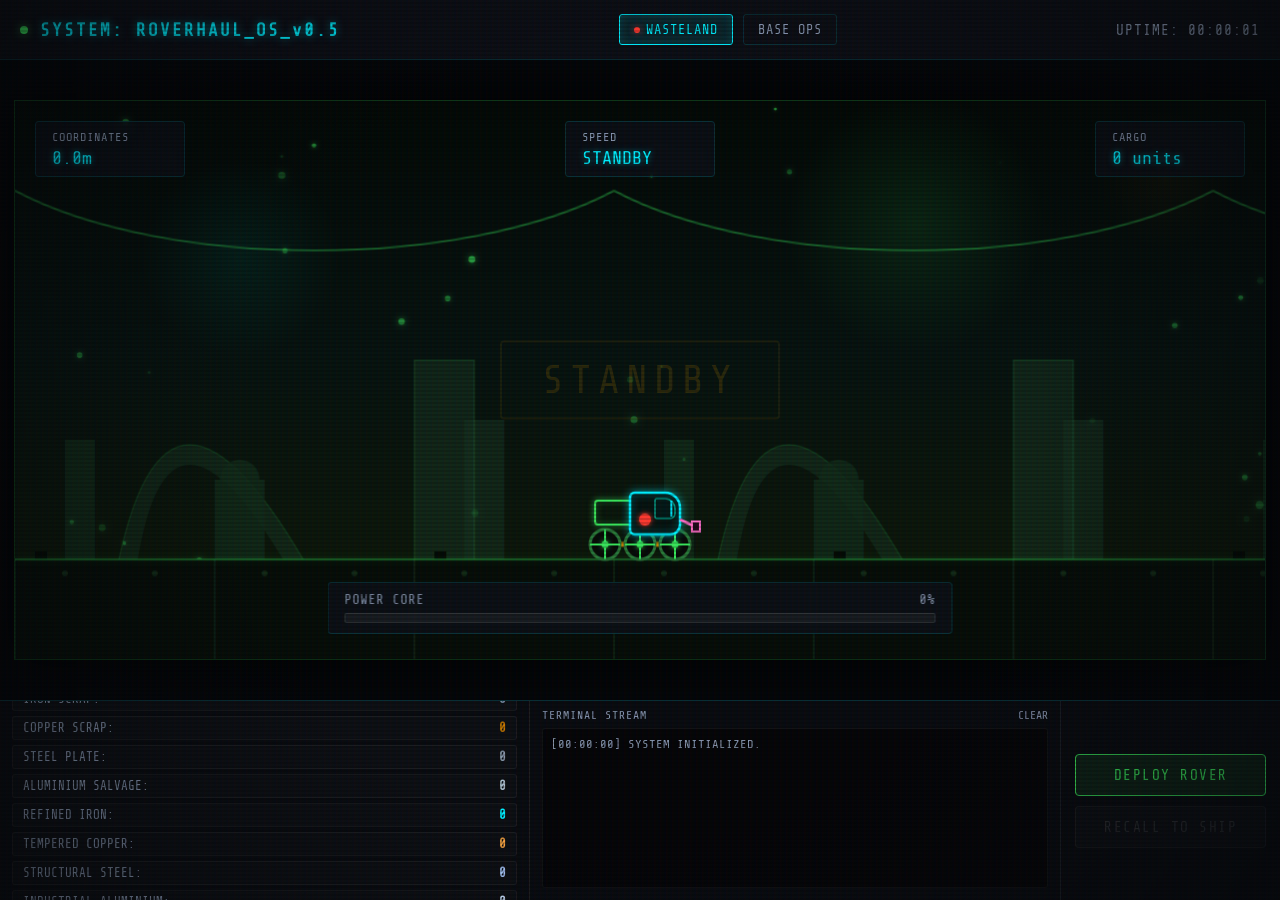
<file: roverhaul_demo/index_curr.html>
<!DOCTYPE html>
<html lang="en">
<head>
<meta charset="UTF-8">
<meta name="viewport" content="width=device-width, initial-scale=1.0">
<title>ROVERHAUL // Sanctuary Terminal v0.5</title>
<link rel="preconnect" href="https://fonts.googleapis.com">
<link rel="preconnect" href="https://fonts.gstatic.com" crossorigin>
<link href="https://fonts.googleapis.com/css2?family=Inter:wght@300;400;600;700&family=Share+Tech+Mono&display=swap" rel="stylesheet">
<style>
/* ============================================================
   RESOURCE TABLE — THE ONLY PLACE YOU NEED TO EDIT
   To add a new resource: copy a row in RESOURCE_TABLE in the
   <script> section. Everything else auto-generates.
   ============================================================ */
:root {
    --bg-obsidian:#08090c; --bg-console:#0e1117;
    --bg-card:rgba(22,28,38,0.6); --bg-card-hover:rgba(30,38,51,0.8);
    --border-color:rgba(0,240,255,0.15); --border-color-glow:rgba(0,240,255,0.4);
    --color-cyan:#00f0ff; --color-cyan-glow:rgba(0,240,255,0.5);
    --color-green:#39e65b; --color-green-glow:rgba(57,230,91,0.5);
    --color-amber:#ffaa00; --color-amber-glow:rgba(255,170,0,0.5);
    --color-red:#ff3b30; --color-text-dim:#8b9bb4; --color-text-bright:#e2e8f0;
}
*{box-sizing:border-box;margin:0;padding:0;user-select:none;}
body{background:var(--bg-obsidian);color:var(--color-text-bright);font-family:'Inter',sans-serif;height:100vh;overflow:hidden;position:relative;}
#crt-overlay{display:block;position:absolute;inset:0;background:radial-gradient(circle,rgba(18,24,38,0) 50%,rgba(5,7,10,0.7) 100%);opacity:.8;z-index:100;pointer-events:none;}
#scanline-overlay{display:block;position:absolute;inset:0;background:linear-gradient(rgba(18,16,16,0) 50%,rgba(0,0,0,0.25) 50%),linear-gradient(90deg,rgba(255,0,0,.06),rgba(0,255,0,.02),rgba(0,0,255,.06));background-size:100% 4px,6px 100%;z-index:99;pointer-events:none;opacity:.6;}
.app-container{display:grid;grid-template-rows:60px 1fr 200px;height:100vh;width:100vw;background:radial-gradient(ellipse at center,#111622 0%,var(--bg-obsidian) 100%);}
.terminal-header{background:rgba(14,17,23,.85);border-bottom:1px solid var(--border-color);display:flex;align-items:center;justify-content:space-between;padding:0 20px;backdrop-filter:blur(10px);}
.header-left{display:flex;align-items:center;gap:12px;}
.header-left h1{font-family:'Share Tech Mono',monospace;font-size:1.1rem;letter-spacing:2px;color:var(--color-cyan);text-shadow:0 0 8px var(--color-cyan-glow);}
.system-status{width:8px;height:8px;border-radius:50%;background:var(--color-green);box-shadow:0 0 8px var(--color-green-glow);animation:blink-anim 1.5s infinite alternate;}
@keyframes blink-anim{0%{opacity:.3}100%{opacity:1}}
.view-toggles{display:flex;gap:10px;}
.toggle-btn{background:transparent;border:1px solid var(--border-color);color:var(--color-text-dim);font-family:'Share Tech Mono',monospace;font-size:.85rem;padding:7px 14px;cursor:pointer;border-radius:3px;letter-spacing:1px;transition:all .25s ease;display:flex;align-items:center;gap:6px;}
.toggle-btn:hover{border-color:var(--color-cyan);color:var(--color-text-bright);background:rgba(0,240,255,.05);}
.toggle-btn.active{border-color:var(--color-cyan);color:var(--color-cyan);background:rgba(0,240,255,.1);box-shadow:0 0 10px rgba(0,240,255,.15) inset;}
.pulse-icon{width:6px;height:6px;background:var(--color-red);border-radius:50%;box-shadow:0 0 6px rgba(255,59,48,.6);display:inline-block;animation:blink-anim .8s infinite alternate;}
.header-right{font-family:'Share Tech Mono',monospace;color:var(--color-text-dim);font-size:.9rem;letter-spacing:1px;}
.monitor-screen{position:relative;width:100%;height:100%;overflow:hidden;}
.screen-view{position:absolute;inset:0;opacity:0;pointer-events:none;transition:opacity .3s ease;}
.screen-view.active{opacity:1;pointer-events:auto;}

/* WASTELAND */
#screen-wasteland{display:flex;align-items:center;justify-content:center;background:#030608;padding:14px;}
.canvas-wrapper{position:relative;width:100%;max-width:1400px;height:100%;max-height:560px;margin:auto;overflow:hidden;border:1px solid rgba(57,230,91,.2);box-shadow:0 0 40px rgba(0,0,0,.9),0 0 80px rgba(57,230,91,.04) inset;background:#030a06;}
#game-canvas{width:100%;height:100%;display:block;}
.hud-layer{position:absolute;pointer-events:none;z-index:5;font-family:'Share Tech Mono',monospace;}
.hud-top{top:20px;left:20px;right:20px;display:flex;justify-content:space-between;}
.hud-stat-box{background:rgba(14,18,26,.75);border:1px solid var(--border-color);padding:8px 16px;border-radius:4px;backdrop-filter:blur(5px);display:flex;flex-direction:column;min-width:150px;}
.hud-label{font-size:.75rem;color:var(--color-text-dim);letter-spacing:1px;}
.hud-val{font-size:1.15rem;color:var(--color-cyan);text-shadow:0 0 6px var(--color-cyan-glow);margin-top:4px;}
.hud-bottom{bottom:25px;left:50%;transform:translateX(-50%);width:50%;min-width:320px;}
.power-bar-container{background:rgba(14,18,26,.75);border:1px solid var(--border-color);padding:10px 16px;border-radius:4px;backdrop-filter:blur(5px);}
.power-bar-label{display:flex;justify-content:space-between;font-size:.8rem;color:var(--color-text-dim);margin-bottom:6px;letter-spacing:1px;}
.power-bar-track{height:10px;background:rgba(255,255,255,.05);border-radius:2px;overflow:hidden;border:1px solid rgba(255,255,255,.1);}
.power-bar-fill{height:100%;width:100%;background:linear-gradient(90deg,#ffaa00,#ffea00);box-shadow:0 0 8px rgba(255,170,0,.6);transition:width .1s linear;}
.power-bar-fill.critical{background:linear-gradient(90deg,#ff3b30,#ff7b70);box-shadow:0 0 8px rgba(255,59,48,.6);}
.hud-state{top:50%;left:50%;transform:translate(-50%,-50%);pointer-events:none;}
.hud-state-text{font-size:2.5rem;letter-spacing:6px;color:rgba(255,170,0,.15);border:2px solid rgba(255,170,0,.08);padding:15px 40px;border-radius:4px;text-transform:uppercase;animation:glitch-flicker 4s infinite alternate;}
@keyframes glitch-flicker{0%,95%,98%{opacity:.15;border-color:rgba(255,170,0,.08);color:rgba(255,170,0,.15);}96%,99%{opacity:.5;border-color:var(--color-amber);color:var(--color-amber);text-shadow:0 0 10px var(--color-amber-glow);}}
.hud-hint{position:absolute;bottom:85px;left:50%;transform:translateX(-50%);font-family:'Share Tech Mono',monospace;font-size:.85rem;color:var(--color-amber);background:rgba(0,0,0,.7);padding:6px 16px;border-radius:4px;border:1px solid rgba(255,170,0,.3);letter-spacing:1px;pointer-events:none;z-index:5;animation:blink-anim 1s infinite alternate;}
.hud-hint.hidden{display:none;}

/* BASE OPERATIONS */
#screen-base{padding:20px;background:rgba(8,9,12,.95);overflow-y:auto;}
.base-layout{display:flex;flex-direction:column;height:100%;max-width:1400px;margin:0 auto;gap:20px;}
.base-tabs{display:flex;border-bottom:1px solid var(--border-color);gap:10px;}
.tab-btn{background:transparent;border:1px solid transparent;border-bottom:none;color:var(--color-text-dim);padding:10px 20px;font-family:'Share Tech Mono',monospace;font-size:.9rem;cursor:pointer;border-radius:4px 4px 0 0;letter-spacing:1px;transition:all .2s ease;}
.tab-btn:hover{color:var(--color-text-bright);background:rgba(255,255,255,.03);}
.tab-btn.active{color:var(--color-cyan);border-color:var(--border-color);background:var(--bg-console);box-shadow:0 -2px 0 var(--color-cyan);}
.tab-content{display:none;flex-grow:1;background:var(--bg-console);border:1px solid var(--border-color);border-top:none;padding:20px;min-height:400px;border-radius:0 0 4px 4px;overflow-y:auto;max-height:calc(100vh - 340px);}
.tab-content.active{display:block;}

/* HANGAR */
.hangar-grid{display:grid;grid-template-columns:repeat(auto-fit,minmax(260px,1fr));gap:20px;}
.upgrade-card{background:var(--bg-card);border:1px solid var(--border-color);border-radius:4px;padding:18px;display:flex;flex-direction:column;gap:12px;transition:all .25s ease;}
.upgrade-card:hover{background:var(--bg-card-hover);border-color:var(--border-color-glow);transform:translateY(-2px);}
.upgrade-card-header{display:flex;justify-content:space-between;align-items:center;}
.upgrade-card-header h3{font-size:1rem;font-weight:600;}
.upgrade-level{font-family:'Share Tech Mono',monospace;color:var(--color-cyan);font-size:.85rem;background:rgba(0,240,255,.1);padding:2px 8px;border-radius:3px;}
.upgrade-desc{font-size:.82rem;color:var(--color-text-dim);line-height:1.5;min-height:36px;}
.upgrade-stats{background:rgba(8,9,12,.4);border:1px solid rgba(255,255,255,.05);padding:10px;border-radius:3px;font-family:'Share Tech Mono',monospace;font-size:.82rem;display:flex;justify-content:space-between;}
.upgrade-stats span{color:var(--color-cyan);}
.upgrade-btn{background:rgba(0,240,255,.1);border:1px solid var(--color-cyan);color:var(--color-cyan);font-family:'Share Tech Mono',monospace;font-size:.9rem;padding:10px;border-radius:3px;cursor:pointer;transition:all .2s ease;margin-top:auto;}
.upgrade-btn:hover:not(:disabled){background:var(--color-cyan);color:#000;box-shadow:0 0 10px var(--color-cyan-glow);}
.upgrade-btn:disabled{background:rgba(255,255,255,.05);border-color:rgba(255,255,255,.1);color:rgba(255,255,255,.2);cursor:not-allowed;}

/* CARGO BAY */
.cargo-section-title{font-family:'Share Tech Mono',monospace;font-size:.75rem;letter-spacing:3px;color:var(--color-text-dim);text-transform:uppercase;margin:0 0 12px;padding-bottom:6px;border-bottom:1px solid rgba(255,255,255,.06);}
.cargo-category{margin-bottom:28px;}
.cargo-grid{display:grid;grid-template-columns:repeat(auto-fill,minmax(180px,1fr));gap:10px;}
.cargo-card{background:rgba(255,255,255,.02);border:1px solid rgba(255,255,255,.07);border-radius:4px;padding:12px 14px;display:flex;flex-direction:column;gap:6px;transition:border-color .2s;}
.cargo-card:hover{border-color:rgba(255,255,255,.18);}
.cargo-card-name{font-size:.78rem;color:var(--color-text-dim);letter-spacing:.5px;white-space:nowrap;overflow:hidden;text-overflow:ellipsis;}
.cargo-card-qty{font-family:'Share Tech Mono',monospace;font-size:1.3rem;font-weight:600;}
.cargo-card-tier{font-size:.7rem;letter-spacing:1px;padding:1px 6px;border-radius:2px;display:inline-block;width:fit-content;}
.tier-raw{color:#94a3b8;background:rgba(148,163,184,.1);border:1px solid rgba(148,163,184,.2);}
.tier-refined{color:var(--color-cyan);background:rgba(0,240,255,.07);border:1px solid rgba(0,240,255,.2);}
.tier-exotic{color:#c084fc;background:rgba(192,132,252,.07);border:1px solid rgba(192,132,252,.2);}
.tier-biomech{color:var(--color-green);background:rgba(57,230,91,.07);border:1px solid rgba(57,230,91,.2);}
.cargo-bar{height:3px;background:rgba(255,255,255,.06);border-radius:2px;overflow:hidden;}
.cargo-bar-fill{height:100%;border-radius:2px;transition:width .4s ease;}

/* REFINERY */
.refinery-layout{display:grid;grid-template-columns:repeat(auto-fit,minmax(320px,1fr));gap:16px;margin-bottom:22px;}
.refinery-card{background:var(--bg-card);border:1px solid var(--border-color);border-radius:4px;padding:18px;display:flex;flex-direction:column;gap:12px;}
.refinery-card-header{display:flex;justify-content:space-between;align-items:center;}
.refinery-card-header h2{font-size:1rem;font-weight:600;}
.refinery-badge{font-family:'Share Tech Mono',monospace;font-size:.7rem;color:var(--color-green);border:1px solid var(--color-green);padding:1px 6px;border-radius:3px;letter-spacing:1px;}
.refinery-card p{font-size:.82rem;color:var(--color-text-dim);line-height:1.4;}
.refinery-inventory{background:rgba(8,9,12,.4);border:1px solid rgba(255,255,255,.05);padding:10px 12px;border-radius:3px;display:flex;flex-direction:column;gap:6px;font-size:.85rem;}
.inv-row{display:flex;justify-content:space-between;font-family:'Share Tech Mono',monospace;}
.action-btn{background:rgba(255,255,255,.05);border:1px solid rgba(255,255,255,.15);color:var(--color-text-bright);font-family:'Share Tech Mono',monospace;font-size:.85rem;padding:9px;border-radius:3px;cursor:pointer;transition:all .2s ease;}
.action-btn:hover:not(:disabled){background:rgba(255,255,255,.1);border-color:rgba(255,255,255,.3);}
.action-btn:disabled{opacity:.4;cursor:not-allowed;}
.refinery-bar-container{height:5px;background:rgba(0,0,0,.4);border-radius:3px;overflow:hidden;}
.refinery-bar-fill{height:100%;width:0%;background:var(--color-cyan);box-shadow:0 0 6px var(--color-cyan-glow);transition:width .1s linear;}
.auto-refinery-section{border-top:1px solid rgba(255,255,255,.06);padding-top:18px;}
.auto-refinery-section h2{font-size:1rem;margin-bottom:12px;font-family:'Share Tech Mono',monospace;letter-spacing:1px;}
.auto-refinery-grid{display:grid;grid-template-columns:repeat(auto-fit,minmax(260px,1fr));gap:12px;}
.auto-card{background:rgba(255,255,255,.02);border:1px solid rgba(255,255,255,.05);border-radius:4px;padding:10px 16px;display:flex;align-items:center;justify-content:space-between;gap:10px;}
.auto-card h4{font-size:.88rem;font-weight:600;}
.auto-card p{font-size:.72rem;color:var(--color-text-dim);margin-top:2px;}
.upgrade-btn-small{background:rgba(57,230,91,.1);border:1px solid var(--color-green);color:var(--color-green);font-family:'Share Tech Mono',monospace;font-size:.78rem;padding:5px 10px;border-radius:3px;cursor:pointer;transition:all .2s ease;white-space:nowrap;}
.upgrade-btn-small:hover:not(:disabled){background:var(--color-green);color:#000;}
.upgrade-btn-small:disabled{background:rgba(255,255,255,.03);border-color:rgba(255,255,255,.08);color:rgba(255,255,255,.15);cursor:not-allowed;}

/* ARCHIVES */
.archives-layout{display:grid;grid-template-columns:260px 1fr;gap:20px;height:100%;}
.archives-sidebar{border-right:1px solid rgba(255,255,255,.08);padding-right:15px;}
.archive-list{list-style:none;display:flex;flex-direction:column;gap:8px;}
.archive-item{font-family:'Share Tech Mono',monospace;font-size:.82rem;padding:9px 12px;background:rgba(255,255,255,.02);border:1px solid rgba(255,255,255,.05);border-radius:3px;cursor:pointer;color:var(--color-text-dim);transition:all .2s ease;}
.archive-item:hover:not(.locked){color:var(--color-text-bright);background:rgba(0,240,255,.03);border-color:rgba(0,240,255,.15);}
.archive-item.active{color:var(--color-cyan);background:rgba(0,240,255,.08);border-color:var(--color-cyan);}
.archive-item.locked{color:rgba(255,255,255,.15);cursor:not-allowed;background:rgba(0,0,0,.2);border-color:transparent;}
.archive-viewer{padding-left:10px;overflow-y:auto;max-height:420px;}
.archive-entry h2{font-family:'Share Tech Mono',monospace;color:var(--color-cyan);font-size:1.2rem;margin-bottom:6px;letter-spacing:1px;}
.archive-entry .timestamp{font-family:'Share Tech Mono',monospace;font-size:.78rem;color:var(--color-amber);margin-bottom:16px;}
.archive-entry p{font-size:.88rem;color:var(--color-text-dim);line-height:1.6;margin-bottom:12px;}
.archive-entry em{color:var(--color-text-bright);font-style:normal;font-weight:600;}
.archive-entry.hidden{display:none;}

/* DEV EDITOR */
#tab-devtools{background:#04060a;}
.dev-section-title{font-family:'Share Tech Mono',monospace;font-size:.72rem;letter-spacing:3px;color:var(--color-amber);text-transform:uppercase;margin:0 0 10px;padding-bottom:5px;border-bottom:1px solid rgba(255,170,0,.15);}
.dev-warning{font-family:'Share Tech Mono',monospace;font-size:.78rem;color:rgba(255,59,48,.8);background:rgba(255,59,48,.06);border:1px solid rgba(255,59,48,.2);border-radius:3px;padding:8px 12px;margin-bottom:16px;letter-spacing:.5px;}
.dev-table{width:100%;border-collapse:collapse;font-family:'Share Tech Mono',monospace;font-size:.8rem;margin-bottom:20px;}
.dev-table th{text-align:left;padding:7px 10px;font-size:.68rem;letter-spacing:2px;color:var(--color-text-dim);border-bottom:1px solid rgba(255,255,255,.08);background:rgba(0,0,0,.3);}
.dev-table td{padding:5px 4px;border-bottom:1px solid rgba(255,255,255,.04);vertical-align:middle;}
.dev-table tr:hover td{background:rgba(255,255,255,.02);}
.dev-input{background:rgba(255,255,255,.05);border:1px solid rgba(255,255,255,.1);color:var(--color-text-bright);font-family:'Share Tech Mono',monospace;font-size:.8rem;padding:4px 8px;border-radius:2px;width:100%;}
.dev-input:focus{outline:none;border-color:var(--color-cyan);background:rgba(0,240,255,.04);}
.dev-input[type=number]{width:70px;}
.dev-select{background:rgba(255,255,255,.05);border:1px solid rgba(255,255,255,.1);color:var(--color-text-bright);font-family:'Share Tech Mono',monospace;font-size:.78rem;padding:4px 6px;border-radius:2px;}
.dev-select:focus{outline:none;border-color:var(--color-amber);}
.dev-apply-btn{background:rgba(255,170,0,.15);border:1px solid var(--color-amber);color:var(--color-amber);font-family:'Share Tech Mono',monospace;font-size:.78rem;padding:4px 10px;border-radius:2px;cursor:pointer;white-space:nowrap;}
.dev-apply-btn:hover{background:var(--color-amber);color:#000;}
.dev-add-btn{background:rgba(57,230,91,.12);border:1px solid var(--color-green);color:var(--color-green);font-family:'Share Tech Mono',monospace;font-size:.8rem;padding:6px 14px;border-radius:3px;cursor:pointer;margin-bottom:12px;}
.dev-add-btn:hover{background:var(--color-green);color:#000;}
.dev-del-btn{background:rgba(255,59,48,.1);border:1px solid var(--color-red);color:var(--color-red);font-family:'Share Tech Mono',monospace;font-size:.72rem;padding:3px 8px;border-radius:2px;cursor:pointer;}
.dev-del-btn:hover{background:var(--color-red);color:#fff;}
.dev-give-row{display:flex;gap:8px;align-items:center;flex-wrap:wrap;margin-bottom:16px;}
.dev-give-row label{font-family:'Share Tech Mono',monospace;font-size:.78rem;color:var(--color-text-dim);}

/* BOTTOM BAR */
.bottom-bar{background:#090c10;border-top:1px solid var(--border-color);display:grid;grid-template-columns:1fr 1fr 220px;height:100%;}
.resources-hud{border-right:1px solid rgba(255,255,255,.08);padding:10px 12px;display:flex;flex-direction:column;justify-content:center;gap:5px;overflow-y:auto;}
.resource-pill{background:rgba(255,255,255,.02);border:1px solid rgba(255,255,255,.05);border-radius:3px;padding:4px 10px;display:flex;justify-content:space-between;align-items:center;font-family:'Share Tech Mono',monospace;font-size:.78rem;}
.resource-pill .label{color:var(--color-text-dim);}
.resource-pill .value{font-weight:600;color:var(--color-text-bright);}
.console-panel{display:flex;flex-direction:column;height:100%;padding:8px 12px 12px;overflow:hidden;}
.console-header{display:flex;justify-content:space-between;align-items:center;font-family:'Share Tech Mono',monospace;font-size:.72rem;color:var(--color-text-dim);margin-bottom:6px;letter-spacing:1px;}
.clear-btn{background:transparent;border:none;color:var(--color-text-dim);font-family:'Share Tech Mono',monospace;font-size:.72rem;cursor:pointer;}
.clear-btn:hover{color:var(--color-red);}
.console-body{background:#050608;border:1px solid rgba(255,255,255,.05);border-radius:3px;flex-grow:1;padding:8px;overflow-y:auto;font-family:'Share Tech Mono',monospace;font-size:.76rem;color:#a8b2c1;display:flex;flex-direction:column;gap:3px;}
.console-body::-webkit-scrollbar,.archive-viewer::-webkit-scrollbar{width:5px;}
.console-body::-webkit-scrollbar-thumb,.archive-viewer::-webkit-scrollbar-thumb{background:rgba(255,255,255,.1);border-radius:3px;}
.log-line{line-height:1.3;}
.log-line.system-line{color:var(--color-text-dim);}
.log-line.exped-line{color:var(--color-cyan);}
.log-line.harvest-line{color:var(--color-amber);}
.log-line.danger-line{color:var(--color-red);}
.log-line.success-line{color:var(--color-green);}
.exped-controls{border-left:1px solid rgba(255,255,255,.08);display:flex;flex-direction:column;justify-content:center;padding:14px;gap:10px;}
.control-btn{font-family:'Share Tech Mono',monospace;font-size:.9rem;padding:12px;border-radius:4px;cursor:pointer;letter-spacing:1.5px;transition:all .25s ease;border:1px solid transparent;}
.deploy-btn{background:rgba(57,230,91,.1);border-color:var(--color-green);color:var(--color-green);}
.deploy-btn:hover:not(:disabled){background:var(--color-green);color:#000;box-shadow:0 0 15px var(--color-green-glow);}
.recall-btn{background:rgba(255,170,0,.1);border-color:var(--color-amber);color:var(--color-amber);}
.recall-btn:hover:not(:disabled){background:var(--color-amber);color:#000;box-shadow:0 0 15px var(--color-amber-glow);}
.control-btn:disabled{background:rgba(255,255,255,.02)!important;border-color:rgba(255,255,255,.05)!important;color:rgba(255,255,255,.12)!important;cursor:not-allowed!important;box-shadow:none!important;}
.cyan-text{color:var(--color-cyan)!important;}
.green-text{color:var(--color-green)!important;}
</style>
</head>
<body>
<div id="crt-overlay"></div>
<div id="scanline-overlay"></div>
<div class="app-container">
<header class="terminal-header">
    <div class="header-left"><div class="system-status"></div><h1>SYSTEM: ROVERHAUL_OS_v0.5</h1></div>
    <div class="view-toggles">
        <button id="btn-view-wasteland" class="toggle-btn active"><span class="pulse-icon"></span> WASTELAND</button>
        <button id="btn-view-base" class="toggle-btn">BASE OPS</button>
    </div>
    <div class="header-right">UPTIME: <span id="txt-uptime">00:00:00</span></div>
</header>
<main class="monitor-screen">
<!-- WASTELAND -->
<section id="screen-wasteland" class="screen-view active">
    <div class="canvas-wrapper">
        <canvas id="game-canvas"></canvas>
        <div class="hud-layer hud-top">
            <div class="hud-stat-box"><span class="hud-label">COORDINATES</span><span class="hud-val" id="hud-txt-distance">0.0m</span></div>
            <div class="hud-stat-box"><span class="hud-label">SPEED</span><span class="hud-val" id="hud-txt-speed">0.0 m/s</span></div>
            <div class="hud-stat-box"><span class="hud-label">CARGO</span><span class="hud-val" id="hud-txt-cargo">0 units</span></div>
        </div>
        <div class="hud-layer hud-bottom">
            <div class="power-bar-container">
                <div class="power-bar-label"><span>POWER CORE</span><span id="hud-txt-power">100%</span></div>
                <div class="power-bar-track"><div id="hud-power-fill" class="power-bar-fill"></div></div>
            </div>
        </div>
        <div class="hud-layer hud-state"><div class="hud-state-text" id="hud-txt-status">STANDBY</div></div>
        <div id="active-click-prompt" class="hud-hint hidden">[ CLICK TO ACTIVATE AUXILIARY MINING LASER ]</div>
    </div>
</section>
<!-- BASE OPS -->
<section id="screen-base" class="screen-view">
    <div class="base-layout">
        <div class="base-tabs">
            <button class="tab-btn active" data-tab="tab-hangar">ROVER HANGAR</button>
            <button class="tab-btn" data-tab="tab-cargo">CARGO BAY</button>
            <button class="tab-btn" data-tab="tab-refinery">REFINERY</button>
            <button class="tab-btn" data-tab="tab-archives">ARCHIVES</button>
            <button class="tab-btn" data-tab="tab-devtools" style="margin-left:auto;color:rgba(255,59,48,.6);font-size:.75rem;">⚙ DEV</button>
        </div>
        <!-- HANGAR -->
        <div class="tab-content active" id="tab-hangar">
            <div class="hangar-grid">
                <div class="upgrade-card">
                    <div class="upgrade-card-header"><h3>Locomotion System</h3><span class="upgrade-level" id="lvl-treads">Lvl 1</span></div>
                    <p class="upgrade-desc">Increases rover speed, reducing travel time between encounters.</p>
                    <div class="upgrade-stats"><div>Now: <span id="stat-treads-curr">3.0 m/s</span></div><div>Next: <span id="stat-treads-next">3.8 m/s</span></div></div>
                    <button class="upgrade-btn" id="btn-up-treads">UPGRADE: <span id="cost-treads">15</span> Alloy</button>
                </div>
                <div class="upgrade-card">
                    <div class="upgrade-card-header"><h3>Utility Laser</h3><span class="upgrade-level" id="lvl-laser">Lvl 1</span></div>
                    <p class="upgrade-desc">Improves drill strength, reducing harvest interaction time.</p>
                    <div class="upgrade-stats"><div>Now: <span id="stat-laser-curr">3.0s</span></div><div>Next: <span id="stat-laser-next">2.5s</span></div></div>
                    <button class="upgrade-btn" id="btn-up-laser">UPGRADE: <span id="cost-laser">25</span> Alloy</button>
                </div>
                <div class="upgrade-card">
                    <div class="upgrade-card-header"><h3>Chassis Frame</h3><span class="upgrade-level" id="lvl-cargo">Lvl 1</span></div>
                    <p class="upgrade-desc">Expands cargo bays for more materials per expedition.</p>
                    <div class="upgrade-stats"><div>Now: <span id="stat-cargo-curr">—</span></div><div>Next: <span id="stat-cargo-next">—</span></div></div>
                    <button class="upgrade-btn" id="btn-up-cargo">UPGRADE: <span id="cost-cargo">20</span> Alloy</button>
                </div>
                <div class="upgrade-card">
                    <div class="upgrade-card-header"><h3>Power Core</h3><span class="upgrade-level" id="lvl-battery">Lvl 1</span></div>
                    <p class="upgrade-desc">Expands battery, allowing the rover to travel further.</p>
                    <div class="upgrade-stats"><div>Now: <span id="stat-battery-curr">200 EP</span></div><div>Next: <span id="stat-battery-next">320 EP</span></div></div>
                    <button class="upgrade-btn" id="btn-up-battery">UPGRADE: <span id="cost-battery">30</span> Alloy</button>
                </div>
            </div>
        </div>
        <!-- CARGO BAY -->
        <div class="tab-content" id="tab-cargo">
            <div id="cargo-bay-content"></div>
        </div>
        <!-- REFINERY -->
        <div class="tab-content" id="tab-refinery">
            <div id="refinery-content"></div>
            <div class="auto-refinery-section">
                <h2>AUTOMATION MODULES</h2>
                <div class="auto-refinery-grid">
                    <div class="auto-card"><div><h4>Auto-Refinery</h4><p>Smelt raw metals every 5s. <span id="lbl-auto-metal">Disabled</span></p></div><button class="upgrade-btn-small" id="btn-auto-metal">Buy: 5 Bio-Fuel</button></div>
                    <div class="auto-card"><div><h4>Auto-Reclaimer</h4><p>Process biomass every 5s. <span id="lbl-auto-biomatter">Disabled</span></p></div><button class="upgrade-btn-small" id="btn-auto-biomatter">Buy: 5 Bio-Fuel</button></div>
                </div>
            </div>
        </div>
        <!-- ARCHIVES -->
        <div class="tab-content" id="tab-archives">
            <div class="archives-layout">
                <div class="archives-sidebar">
                    <ul class="archive-list">
                        <li class="archive-item active" data-log="log-welcome">System Log // Welcome</li>
                        <li class="archive-item locked" data-log="log-rusted-ruins" id="log-item-1">100m // Decaying Infrastructure</li>
                        <li class="archive-item locked" data-log="log-sporelands" id="log-item-2">300m // Flesh Fusions</li>
                        <li class="archive-item locked" data-log="log-biotowers" id="log-item-3">600m // Megastructures</li>
                    </ul>
                </div>
                <div class="archive-viewer">
                    <div id="log-welcome" class="archive-entry"><h2>LOG // SYSTEM BOOT</h2><p class="timestamp">UPTIME: 00:00:00</p><p>Colony vessel <em>Sovereign-9</em> has suffered hull fracture. Deploy the rover to gather materials. Refine them into usable resources. Upgrade to survive.</p></div>
                    <div id="log-rusted-ruins" class="archive-entry hidden"><h2>LOG // RUSTED OUTSKIRTS</h2><p class="timestamp">DISTANCE: 100m</p><p>Decaying iron structures fused with alien soil. The metal appears to have grown rather than been built.</p></div>
                    <div id="log-sporelands" class="archive-entry hidden"><h2>LOG // FLESH FUSIONS</h2><p class="timestamp">DISTANCE: 300m</p><p>Biology and machine are indistinguishable here. Synthetic nerve pathways decomposed into soil.</p></div>
                    <div id="log-biotowers" class="archive-entry hidden"><h2>LOG // MEGASTRUCTURE</h2><p class="timestamp">DISTANCE: 600m</p><p>Towers pulsing with bioluminescent currents. Archives encrypted. Push deeper.</p></div>
                </div>
            </div>
        </div>
        <!-- DEV TOOLS -->
        <div class="tab-content" id="tab-devtools">
            <div class="dev-warning">⚠ DEV MODE — Changes apply immediately and persist to save. Remove this tab before shipping.</div>
            <div class="dev-section-title">Resource Table Editor</div>
            <p style="font-size:.78rem;color:var(--color-text-dim);margin-bottom:12px;">Edit drill time and yield for any resource node. Changes take effect on the next expedition. Add new resource types here — they auto-appear in Cargo Bay, Refinery, and the game world.</p>
            <button class="dev-add-btn" id="dev-btn-add">+ Add New Resource</button>
            <div id="dev-table-wrap"></div>
            <div class="dev-section-title" style="margin-top:16px;">Give Resources (Testing)</div>
            <div class="dev-give-row" id="dev-give-row"></div>
            <div class="dev-section-title" style="margin-top:4px;">Economy Snapshot</div>
            <div id="dev-economy-snap" style="font-family:'Share Tech Mono',monospace;font-size:.78rem;color:var(--color-text-dim);line-height:1.8;"></div>
        </div>
    </div>
</section>
</main>
<footer class="bottom-bar">
    <div class="resources-hud" id="hud-resources"></div>
    <div class="console-panel">
        <div class="console-header"><span>TERMINAL STREAM</span><button class="clear-btn" id="btn-clear-console">CLEAR</button></div>
        <div class="console-body" id="console-log"><div class="log-line system-line">[00:00:00] SYSTEM INITIALIZED.</div></div>
    </div>
    <div class="exped-controls">
        <button id="btn-control-deploy" class="control-btn deploy-btn">DEPLOY ROVER</button>
        <button id="btn-control-recall" class="control-btn recall-btn" disabled>RECALL TO SHIP</button>
    </div>
</footer>
</div>
<script>
// ══════════════════════════════════════════════════════════════════════
//  RESOURCE TABLE  ←  THE ONLY PLACE YOU NEED TO EDIT TO ADD RESOURCES
//
//  Each entry defines one gatherable resource node in the world.
//  Fields:
//    id         Unique key. Used for inventory storage. No spaces.
//    name       Display name shown in UI
//    category   Grouping in Cargo Bay. Use any string you like.
//    tier       Visual tier badge: 'raw' | 'refined' | 'exotic' | 'biomech'
//    color      Hex colour used for the in-world obstacle and cargo card bar
//    drillTime  Base seconds to harvest this node (before laser upgrades)
//    yieldMin   Minimum units gained per harvest
//    yieldMax   Maximum units gained per harvest
//    weight     Spawn weight — higher = appears more often (relative)
//    refinesTo  Optional: { id, ratio } — X of this makes 1 of another resource
//               Set to null if this resource doesn't refine into anything
//    obsShape   Which canvas shape to draw: 'heap'|'cyst'|'crystal'|'shard'|'node'
//
//  TO ADD A RESOURCE: copy any row and change the fields.
//  TO DISABLE A RESOURCE: set weight to 0.
// ══════════════════════════════════════════════════════════════════════
let RESOURCE_TABLE = [
    // ── TIER 1: RUSTED INDUSTRIAL METALS ──
    { id:'iron_scrap',    name:'Iron Scrap',          category:'Rusted Metals',  tier:'raw',     color:'#7a8fa6', drillTime:2.5, yieldMin:4, yieldMax:8,  weight:30, refinesTo:{ id:'refined_iron',   ratio:8  }, obsShape:'heap'    },
    { id:'copper_scrap',  name:'Copper Scrap',        category:'Rusted Metals',  tier:'raw',     color:'#c87a00', drillTime:3.0, yieldMin:3, yieldMax:6,  weight:25, refinesTo:{ id:'tempered_copper',ratio:10 }, obsShape:'heap'    },
    { id:'steel_plate',   name:'Steel Plate',         category:'Rusted Metals',  tier:'raw',     color:'#8899aa', drillTime:4.0, yieldMin:2, yieldMax:5,  weight:18, refinesTo:{ id:'struct_steel',   ratio:6  }, obsShape:'shard'   },
    { id:'aluminium_can', name:'Aluminium Salvage',   category:'Rusted Metals',  tier:'raw',     color:'#aabfcc', drillTime:2.0, yieldMin:5, yieldMax:10, weight:22, refinesTo:{ id:'ind_aluminium',  ratio:12 }, obsShape:'heap'    },
    // ── TIER 1 REFINED ──
    { id:'refined_iron',  name:'Refined Iron',        category:'Refined Metals', tier:'refined', color:'#00f0ff', drillTime:0,   yieldMin:0, yieldMax:0,  weight:0,  refinesTo:null,                              obsShape:'heap'    },
    { id:'tempered_copper',name:'Tempered Copper',    category:'Refined Metals', tier:'refined', color:'#ffaa44', drillTime:0,   yieldMin:0, yieldMax:0,  weight:0,  refinesTo:null,                              obsShape:'heap'    },
    { id:'struct_steel',  name:'Structural Steel',    category:'Refined Metals', tier:'refined', color:'#aaccff', drillTime:0,   yieldMin:0, yieldMax:0,  weight:0,  refinesTo:null,                              obsShape:'heap'    },
    { id:'ind_aluminium', name:'Industrial Aluminium',category:'Refined Metals', tier:'refined', color:'#cce4ff', drillTime:0,   yieldMin:0, yieldMax:0,  weight:0,  refinesTo:null,                              obsShape:'heap'    },
    // ── TIER 1: ORGANIC / BIOMASS ──
    { id:'raw_biomatter', name:'Raw Biomatter',       category:'Organic Matter', tier:'raw',     color:'#39e65b', drillTime:3.5, yieldMin:3, yieldMax:7,  weight:25, refinesTo:{ id:'biofuel',        ratio:10 }, obsShape:'cyst'    },
    { id:'spore_cluster', name:'Spore Cluster',       category:'Organic Matter', tier:'raw',     color:'#a3e635', drillTime:2.5, yieldMin:4, yieldMax:8,  weight:18, refinesTo:{ id:'biofuel',        ratio:15 }, obsShape:'cyst'    },
    // ── TIER 1 REFINED ORGANIC ──
    { id:'biofuel',       name:'Bio-Fuel Cell',       category:'Refined Organics',tier:'refined',color:'#4ade80', drillTime:0,   yieldMin:0, yieldMax:0,  weight:0,  refinesTo:null,                              obsShape:'cyst'    },
    // ── TIER 2: EXOTIC ALIEN (placeholder — unlock later) ──
    { id:'void_ore',      name:'Void-Tempered Ore',   category:'Exotic Minerals',tier:'exotic',  color:'#c084fc', drillTime:6.0, yieldMin:1, yieldMax:3,  weight:0,  refinesTo:{ id:'void_alloy',     ratio:5  }, obsShape:'crystal' },
    { id:'luminium',      name:'Luminescent Ore',     category:'Exotic Minerals',tier:'exotic',  color:'#e879f9', drillTime:8.0, yieldMin:1, yieldMax:2,  weight:0,  refinesTo:null,                              obsShape:'crystal' },
    { id:'void_alloy',    name:'Void Alloy',          category:'Exotic Refined', tier:'exotic',  color:'#a855f7', drillTime:0,   yieldMin:0, yieldMax:0,  weight:0,  refinesTo:null,                              obsShape:'crystal' },
    // ── TIER 3: BIOMECHANICAL (placeholder — unlock much later) ──
    { id:'living_metal',  name:'Living Metal Strand', category:'Biomechanical',  tier:'biomech', color:'#39e65b', drillTime:12,  yieldMin:1, yieldMax:2,  weight:0,  refinesTo:null,                              obsShape:'node'    },
];

// ══════════════════════════════════════════════════════════════════════
//  GAME STATE
// ══════════════════════════════════════════════════════════════════════
const STATE = {
    inventory: {},          // { resourceId: amount }  — auto-populated from table
    upgrades: { treads:1, laser:1, cargo:1, battery:1 },
    automation: { autoMetal:false, autoBiomatter:false },
    expedition: {
        active:false, status:'STANDBY', distance:0, power:0,
        cargo:{},           // { resourceId: amount } gathered this run
        obstacle:null, nextObstacleDist:0, recallTimeLeft:0, activeDrills:[]
    },
    uptime:0, totalDistance:0,
    autoMetalAcc:0, autoBiomatterAcc:0,
    unlockedMilestones:{ m100:false, m300:false, m600:false }
};

// Initialise inventory slots from table
function initInventory() {
    RESOURCE_TABLE.forEach(r => { if (STATE.inventory[r.id] === undefined) STATE.inventory[r.id] = 0; });
}

const get = {
    speed:      ()  => 3.0 + (STATE.upgrades.treads  - 1) * 0.8,
    maxPower:   ()  => { const l=[0,200,320,480,700,950,1300,1700,2200,2800]; return STATE.upgrades.battery < l.length ? l[STATE.upgrades.battery] : 2800 + (STATE.upgrades.battery-9)*400; },
    drillMult:  ()  => 1.0 + (STATE.upgrades.laser   - 1) * 0.35,
    totalCargo: ()  => Object.values(STATE.expedition.cargo).reduce((a,b)=>a+b,0),
    upgradeCost:(t) => { const b={treads:15,laser:25,cargo:20,battery:30}; const m={treads:1.5,laser:1.6,cargo:1.5,battery:1.55}; return Math.floor(b[t]*Math.pow(m[t],STATE.upgrades[t]-1)); },
    // Helper: how many alloys/refined metals exist (for upgrade costs)
    alloys:     ()  => (STATE.inventory['refined_iron']||0) + (STATE.inventory['struct_steel']||0) + (STATE.inventory['tempered_copper']||0) + (STATE.inventory['ind_aluminium']||0),
    biofuel:    ()  => STATE.inventory['biofuel']||0,
};

// Weighted random resource pick from active (weight>0) nodes
function pickObstacleType() {
    const pool = RESOURCE_TABLE.filter(r => r.weight > 0 && r.drillTime > 0);
    if (!pool.length) return RESOURCE_TABLE.find(r=>r.id==='iron_scrap') || RESOURCE_TABLE[0];
    const total = pool.reduce((a,r)=>a+r.weight,0);
    let rng = Math.random()*total;
    for (const r of pool) { rng -= r.weight; if (rng <= 0) return r; }
    return pool[pool.length-1];
}

function spawnObstacle() {
    const def = pickObstacleType();
    const baseTime = def.drillTime / get.drillMult();
    STATE.expedition.obstacle = { def, maxTime:baseTime, timeLeft:baseTime };
}

function deployRover() {
    if (STATE.expedition.active) return;
    STATE.expedition.active=true; STATE.expedition.status='DRIVING';
    STATE.expedition.distance=0; STATE.expedition.power=get.maxPower();
    STATE.expedition.cargo={};
    STATE.expedition.nextObstacleDist = 35 + Math.random()*10;
    spawnObstacle();
    addLog("DEPLOY: Rover deployed to Wasteland.","exped");
}

function recallRover() {
    if (!STATE.expedition.active || STATE.expedition.status==='RECALLING') return;
    STATE.expedition.status='RECALLING'; STATE.expedition.recallTimeLeft=4.0;
    addLog("RECALL: Retrieval cable engaged.","danger");
}

function clearObstacle() {
    const obs = STATE.expedition.obstacle; if (!obs) return;
    const def = obs.def;
    const qty = def.yieldMin + Math.floor(Math.random()*(def.yieldMax - def.yieldMin + 1));
    STATE.expedition.cargo[def.id] = (STATE.expedition.cargo[def.id]||0) + qty;
    addLog(`HARVEST: Cleared ${def.name}. +${qty} collected.`,'harvest');
    STATE.expedition.obstacle=null; STATE.expedition.status='DRIVING';
    STATE.expedition.nextObstacleDist = STATE.expedition.distance + (35 + Math.random()*15);
    spawnObstacle();
}

function tick(dt) {
    STATE.uptime += dt;
    // Auto-refinery: smelt raw metals
    if (STATE.automation.autoMetal) {
        STATE.autoMetalAcc += dt;
        if (STATE.autoMetalAcc >= 5) {
            STATE.autoMetalAcc -= 5;
            RESOURCE_TABLE.filter(r=>r.refinesTo && r.weight>0).forEach(r=>{
                const have = STATE.inventory[r.id]||0;
                const ratio = r.refinesTo.ratio;
                if (have >= ratio) { STATE.inventory[r.id]-=ratio; STATE.inventory[r.refinesTo.id]=(STATE.inventory[r.refinesTo.id]||0)+1; }
            });
        }
    }
    // Auto-reclaimer: process biomass
    if (STATE.automation.autoBiomatter) {
        STATE.autoBiomatterAcc += dt;
        if (STATE.autoBiomatterAcc >= 5) {
            STATE.autoBiomatterAcc -= 5;
            RESOURCE_TABLE.filter(r=>r.category==='Organic Matter'&&r.refinesTo).forEach(r=>{
                const have=STATE.inventory[r.id]||0; const ratio=r.refinesTo.ratio;
                if (have>=ratio){STATE.inventory[r.id]-=ratio;STATE.inventory[r.refinesTo.id]=(STATE.inventory[r.refinesTo.id]||0)+1;}
            });
        }
    }
    if (!STATE.expedition.active) return;
    const exp = STATE.expedition;
    if (exp.status==='DRIVING') {
        exp.distance += get.speed()*dt; STATE.totalDistance += get.speed()*dt;
        exp.power -= 0.30*dt;
        if (exp.power<=0) { exp.power=0; addLog("ALARM: Power depleted. Emergency recall.","danger"); recallRover(); return; }
        if (exp.distance >= exp.nextObstacleDist) {
            exp.status='HARVESTING';
            addLog(`SCAN: ${exp.obstacle?.def.name||'Obstacle'} detected. Deploying drill.`,"harvest");
        }
    } else if (exp.status==='HARVESTING') {
        if (exp.obstacle) {
            exp.power -= 0.05*dt;
            if (exp.power<=0) { exp.power=0; addLog("ALARM: Power depleted during drill. Recalling.","danger"); recallRover(); return; }
            exp.obstacle.timeLeft -= dt;
            if (exp.obstacle.timeLeft<=0) clearObstacle();
        }
    } else if (exp.status==='RECALLING') {
        exp.recallTimeLeft -= dt;
        if (exp.recallTimeLeft<=0) {
            // Deposit cargo into inventory
            Object.entries(exp.cargo).forEach(([id,qty])=>{ STATE.inventory[id]=(STATE.inventory[id]||0)+qty; });
            const summary = Object.entries(exp.cargo).map(([id,q])=>{ const r=RESOURCE_TABLE.find(x=>x.id===id); return `${r?.name||id} x${q}`; }).join(', ');
            exp.active=false; exp.status='STANDBY'; exp.distance=0; exp.cargo={} ; exp.obstacle=null;
            addLog(`DOCK: Rover returned. ${summary||'No cargo.'}`, "success");
            saveGame();
        }
    }
    // Milestone unlocks
    if (!STATE.unlockedMilestones.m100&&STATE.totalDistance>=100){STATE.unlockedMilestones.m100=true;document.getElementById('log-item-1').classList.remove('locked');addLog("ARCHIVE UNLOCKED: 100m log decrypted.","success");}
    if (!STATE.unlockedMilestones.m300&&STATE.totalDistance>=300){STATE.unlockedMilestones.m300=true;document.getElementById('log-item-2').classList.remove('locked');addLog("ARCHIVE UNLOCKED: 300m log decrypted.","success");}
    if (!STATE.unlockedMilestones.m600&&STATE.totalDistance>=600){STATE.unlockedMilestones.m600=true;document.getElementById('log-item-3').classList.remove('locked');addLog("ARCHIVE UNLOCKED: 600m log decrypted.","success");}
}

// ══════════════════════════════════════════════════════════════════════
//  SAVE / LOAD
// ══════════════════════════════════════════════════════════════════════
function saveGame() {
    localStorage.setItem('roverhaul_v3', JSON.stringify({
        inventory:STATE.inventory, upgrades:STATE.upgrades, automation:STATE.automation,
        uptime:STATE.uptime, totalDistance:STATE.totalDistance,
        resourceTable: RESOURCE_TABLE.map(r=>({ id:r.id, drillTime:r.drillTime, yieldMin:r.yieldMin, yieldMax:r.yieldMax, weight:r.weight }))
    }));
}
function loadGame() {
    try {
        const d=JSON.parse(localStorage.getItem('roverhaul_v3')); if(!d)return;
        if(d.inventory) Object.assign(STATE.inventory,d.inventory);
        if(d.upgrades)  Object.assign(STATE.upgrades,d.upgrades);
        if(d.automation)Object.assign(STATE.automation,d.automation);
        STATE.uptime=Number(d.uptime)||0; STATE.totalDistance=Number(d.totalDistance)||0;
        // Restore any saved overrides to resource table
        if(d.resourceTable) d.resourceTable.forEach(saved=>{
            const r=RESOURCE_TABLE.find(x=>x.id===saved.id);
            if(r){ r.drillTime=saved.drillTime; r.yieldMin=saved.yieldMin; r.yieldMax=saved.yieldMax; r.weight=saved.weight; }
        });
    } catch(e){console.warn('Save load failed');}
}

// ══════════════════════════════════════════════════════════════════════
//  CANVAS ENGINE
// ══════════════════════════════════════════════════════════════════════
const canvas=document.getElementById('game-canvas');
const ctx=canvas.getContext('2d');
const PX_PER_M=80, FTILE=200, ROVER_X=150;
let bgO1=0,bgO2=0,bgO3=0,animT=0,wheelRot=0,particles=[],spores=[];

function initSpores(){
    spores=[];
    for(let i=0;i<40;i++) spores.push({x:Math.random()*1400,y:Math.random()*600,sy:-(0.2+Math.random()*0.5),sx:-(0.1+Math.random()*0.4),size:1+Math.random()*3,op:0.1+Math.random()*0.5,ps:1+Math.random()*2});
}
function resizeCanvas(){const r=canvas.parentElement.getBoundingClientRect();canvas.width=r.width;canvas.height=r.height;}
function spawnSparks(x,y,color='#39e65b'){for(let i=0;i<6+Math.floor(Math.random()*5);i++){const a=Math.random()*Math.PI*2,sp=2+Math.random()*4;particles.push({x,y,vx:Math.cos(a)*sp,vy:Math.sin(a)*sp-1,life:0.4+Math.random()*0.4,maxLife:0.8,size:1+Math.random()*3,color});}}

function engineUpdate(dt){
    animT+=dt;
    let scrollSpd=0;
    if(STATE.expedition.active){if(STATE.expedition.status==='DRIVING')scrollSpd=get.speed();else if(STATE.expedition.status==='RECALLING')scrollSpd=-get.speed()*4;}
    bgO1=(bgO1+scrollSpd*10*dt)%1200; bgO2=(bgO2+scrollSpd*30*dt)%1200; bgO3=(bgO3+scrollSpd*PX_PER_M*dt)%FTILE;
    if(STATE.expedition.status==='DRIVING')wheelRot+=get.speed()*dt*2;
    else if(STATE.expedition.status==='RECALLING')wheelRot-=get.speed()*dt*8;
    for(let i=particles.length-1;i>=0;i--){const p=particles[i];p.x+=p.vx;p.y+=p.vy;p.life-=dt;if(p.life<=0)particles.splice(i,1);}
    if(STATE.expedition.activeDrills.length>0){for(let i=STATE.expedition.activeDrills.length-1;i>=0;i--){const d=STATE.expedition.activeDrills[i];d.life-=dt;if(d.life<=0)STATE.expedition.activeDrills.splice(i,1);else spawnSparks(d.x,d.y,'#ffaa00');}}
    spores.forEach(s=>{s.y+=s.sy;s.x+=s.sx-(scrollSpd*0.1);if(s.y<0){s.y=canvas.height;s.x=Math.random()*canvas.width;}if(s.x<0){s.x=canvas.width;s.y=Math.random()*canvas.height;}else if(s.x>canvas.width){s.x=0;s.y=Math.random()*canvas.height;}});
    if(STATE.expedition.status==='HARVESTING'&&STATE.expedition.obstacle&&Math.random()<0.3){const c=STATE.expedition.obstacle.def.color;spawnSparks(ROVER_X+57,canvas.height-110,c);}
}

function drawWheel(ox,oy,r){
    ctx.save();ctx.translate(ox,oy);ctx.rotate(wheelRot);
    ctx.fillStyle='#070c08';ctx.strokeStyle='#2a7a3a';ctx.lineWidth=3;ctx.beginPath();ctx.arc(0,0,r,0,Math.PI*2);ctx.fill();ctx.stroke();
    ctx.strokeStyle='#39e65b';ctx.lineWidth=2;ctx.beginPath();ctx.moveTo(-r,0);ctx.lineTo(r,0);ctx.moveTo(0,-r);ctx.lineTo(0,r);ctx.stroke();
    ctx.fillStyle='#39e65b';ctx.shadowBlur=5;ctx.shadowColor='rgba(57,230,91,.9)';ctx.beginPath();ctx.arc(0,0,3.5,0,Math.PI*2);ctx.fill();ctx.shadowBlur=0;
    ctx.restore();
}

function drawRoverBody(gY,atX,moving){
    let rY=gY-45;
    if(moving==='DRIVING')rY+=Math.sin(animT*14)*1.5;
    else if(moving==='RECALLING')rY+=(Math.random()-0.5)*2;
    ctx.save();ctx.translate(atX,rY);
    if(moving==='RECALLING')ctx.rotate(-0.04);
    ctx.strokeStyle='#c87a00';ctx.lineWidth=5;ctx.beginPath();ctx.moveTo(-35,30);ctx.lineTo(35,30);ctx.stroke();
    drawWheel(-35,30,15);drawWheel(0,30,15);drawWheel(35,30,15);
    const cLvl=STATE.upgrades.cargo,cW=Math.min(35+cLvl*3,60),cH=Math.min(22+cLvl*2,36);
    ctx.fillStyle='#0a180c';ctx.strokeStyle='#39e65b';ctx.lineWidth=2;ctx.shadowBlur=6;ctx.shadowColor='rgba(57,230,91,.5)';
    ctx.beginPath();ctx.roundRect(-45,10-cH,cW,cH,3);ctx.fill();ctx.stroke();ctx.shadowBlur=0;
    const fp=get.totalCargo()/500;
    if(fp>0.001){ctx.fillStyle='#39e65b';ctx.fillRect(-40,13-cH,(cW-10)*Math.min(fp,1),cH-6);}
    ctx.fillStyle='#061410';ctx.strokeStyle='#00f0ff';ctx.lineWidth=2.5;ctx.shadowBlur=8;ctx.shadowColor='rgba(0,240,255,.45)';
    ctx.beginPath();ctx.roundRect(-10,-22,50,42,[5,15,10,5]);ctx.fill();ctx.stroke();ctx.shadowBlur=0;
    ctx.fillStyle='#041a18';ctx.strokeStyle='rgba(0,210,180,.7)';ctx.lineWidth=1.5;ctx.beginPath();ctx.roundRect(15,-16,20,20,[2,10,5,2]);ctx.fill();ctx.stroke();
    const sw=0.5+0.5*Math.sin(animT*6);ctx.strokeStyle=`rgba(0,240,255,${0.5+sw*0.5})`;ctx.lineWidth=2;ctx.beginPath();ctx.moveTo(15+sw*18,-14);ctx.lineTo(15+sw*18,2);ctx.stroke();
    const pp=0.6+0.4*Math.sin(animT*8),plvl=STATE.expedition.power/get.maxPower();
    let cc='#39e65b';if(plvl<0.25)cc='#ff3b30';else if(plvl<0.6)cc='#ffaa00';
    ctx.fillStyle=cc;ctx.shadowBlur=10*pp;ctx.shadowColor=cc;ctx.beginPath();ctx.arc(5,5,6,0,Math.PI*2);ctx.fill();ctx.shadowBlur=0;
    ctx.strokeStyle='#ff6ec7';ctx.lineWidth=3;ctx.beginPath();ctx.moveTo(40,5);ctx.lineTo(55,12);ctx.stroke();
    ctx.fillStyle='#200a18';ctx.strokeStyle='#ff6ec7';ctx.lineWidth=2;ctx.fillRect(52,7,8,10);ctx.strokeRect(52,7,8,10);
    ctx.restore();
}

// Draw obstacle based on obsShape and resource colour
function drawObstacleShape(def, gY){
    const c=def.color;
    ctx.save();ctx.translate(0,gY-15);ctx.shadowBlur=10;ctx.shadowColor=c+'88';
    // Fill colour — darker version of resource colour
    ctx.strokeStyle=c;ctx.lineWidth=2;
    if(def.obsShape==='heap'){
        ctx.fillStyle='#0e1a10';
        ctx.beginPath();ctx.moveTo(0,15);ctx.lineTo(15,-25);ctx.lineTo(45,-20);ctx.lineTo(55,15);ctx.closePath();ctx.fill();ctx.stroke();
        ctx.strokeStyle=c+'55';ctx.beginPath();ctx.moveTo(10,5);ctx.lineTo(40,-10);ctx.stroke();
    } else if(def.obsShape==='cyst'){
        ctx.fillStyle='#0a1a0c';
        ctx.beginPath();ctx.arc(25,0,20,0,Math.PI,true);ctx.closePath();ctx.fill();ctx.stroke();
        const bp=0.5+0.5*Math.sin(animT*4);
        ctx.fillStyle=c+Math.floor(0.3*255*bp).toString(16).padStart(2,'0');
        ctx.beginPath();ctx.arc(25,-5,10*bp,0,Math.PI*2);ctx.fill();
    } else if(def.obsShape==='crystal'){
        ctx.fillStyle='#140a20';
        ctx.beginPath();ctx.moveTo(25,-40);ctx.lineTo(45,-10);ctx.lineTo(38,15);ctx.lineTo(12,15);ctx.lineTo(5,-10);ctx.closePath();ctx.fill();ctx.stroke();
        ctx.fillStyle=c+'22';ctx.beginPath();ctx.moveTo(25,-40);ctx.lineTo(35,-5);ctx.lineTo(25,5);ctx.closePath();ctx.fill();
    } else if(def.obsShape==='shard'){
        ctx.fillStyle='#10161e';
        ctx.beginPath();ctx.moveTo(5,15);ctx.lineTo(20,-30);ctx.lineTo(35,-20);ctx.lineTo(55,10);ctx.lineTo(40,15);ctx.closePath();ctx.fill();ctx.stroke();
    } else { // node
        ctx.fillStyle='#0a180c';
        ctx.beginPath();ctx.arc(25,0,22,0,Math.PI*2);ctx.fill();ctx.stroke();
        const np=0.5+0.5*Math.sin(animT*3);
        for(let i=0;i<6;i++){const a=i/6*Math.PI*2+animT*0.5;ctx.fillStyle=c+'44';ctx.beginPath();ctx.arc(25+Math.cos(a)*14,Math.sin(a)*14,4,0,Math.PI*2);ctx.fill();}
        ctx.fillStyle=c;ctx.shadowBlur=15*np;ctx.shadowColor=c;ctx.beginPath();ctx.arc(25,0,7,0,Math.PI*2);ctx.fill();ctx.shadowBlur=0;
    }
    ctx.shadowBlur=0;
    ctx.restore();
}

function engineRender(){
    const W=canvas.width,H=canvas.height,gY=H-100;
    ctx.clearRect(0,0,W,H);
    // Sky
    const sg=ctx.createLinearGradient(0,0,0,H);sg.addColorStop(0,'#030a06');sg.addColorStop(0.45,'#071410');sg.addColorStop(1,'#0f1a08');ctx.fillStyle=sg;ctx.fillRect(0,0,W,H);
    const pulse=0.5+0.3*Math.sin(animT*0.5),pulse2=0.5+0.3*Math.sin(animT*0.37+1.2);
    const g1=ctx.createRadialGradient(W*.72,H*.22,0,W*.72,H*.22,130);g1.addColorStop(0,`rgba(57,230,91,${0.16*pulse})`);g1.addColorStop(1,'rgba(57,230,91,0)');ctx.fillStyle=g1;ctx.fillRect(0,0,W,H);
    const g2=ctx.createRadialGradient(W*.18,H*.28,0,W*.18,H*.28,100);g2.addColorStop(0,`rgba(0,210,180,${0.11*pulse2})`);g2.addColorStop(1,'rgba(0,210,180,0)');ctx.fillStyle=g2;ctx.fillRect(0,0,W,H);
    const g3=ctx.createRadialGradient(W*.92,H*.14,0,W*.92,H*.14,70);g3.addColorStop(0,`rgba(180,120,20,${0.09*pulse})`);g3.addColorStop(1,'rgba(180,120,20,0)');ctx.fillStyle=g3;ctx.fillRect(0,0,W,H);
    // Distant ruins
    const rTile=600,rOff=bgO1%rTile,rCount=Math.ceil(W/rTile)+2;
    ctx.fillStyle='rgba(22,50,32,.60)';
    for(let i=0;i<rCount;i++){const sx=i*rTile-rOff;ctx.beginPath();ctx.moveTo(sx+100,H-80);ctx.quadraticCurveTo(sx+150,H-350,sx+300,H-80);ctx.lineTo(sx+280,H-80);ctx.quadraticCurveTo(sx+150,H-310,sx+120,H-80);ctx.fill();ctx.fillRect(sx+400,H-300,60,220);ctx.fillRect(sx+450,H-240,40,160);}
    ctx.strokeStyle=`rgba(57,230,91,${0.10+0.05*pulse})`;ctx.lineWidth=1.5;
    for(let i=0;i<rCount;i++){const sx=i*rTile-rOff;ctx.beginPath();ctx.moveTo(sx+100,H-80);ctx.quadraticCurveTo(sx+150,H-350,sx+300,H-80);ctx.stroke();ctx.strokeRect(sx+400,H-300,60,220);}
    // Midground
    const mTile=600,mOff=bgO2%mTile,mCount=Math.ceil(W/mTile)+2;
    ctx.fillStyle='rgba(18,44,26,.82)';
    for(let i=0;i<mCount;i++){const sx=i*mTile-mOff;ctx.fillRect(sx+50,H-220,30,140);ctx.fillRect(sx+200,H-180,50,100);ctx.beginPath();ctx.arc(sx+225,H-180,20,0,Math.PI,true);ctx.fill();}
    const cp=0.5+0.5*Math.sin(animT*1.2);ctx.strokeStyle=`rgba(57,230,91,${0.22+0.14*cp})`;ctx.lineWidth=2;
    for(let i=0;i<mCount;i++){const sx=i*mTile-mOff;ctx.beginPath();ctx.moveTo(sx,90);ctx.bezierCurveTo(sx+150,170,sx+450,170,sx+600,90);ctx.stroke();}
    // Spores
    spores.forEach(s=>{const a=s.op*(0.6+0.4*Math.sin(animT*s.ps));ctx.fillStyle=`rgba(57,230,91,${a})`;ctx.shadowBlur=s.size*2;ctx.shadowColor='rgba(57,230,91,.8)';ctx.beginPath();ctx.arc(s.x,s.y,s.size,0,Math.PI*2);ctx.fill();});ctx.shadowBlur=0;
    // Foreground
    ctx.fillStyle='#060e08';ctx.fillRect(0,gY,W,H-gY);
    const fOff=bgO3,fCount=Math.ceil(W/FTILE)+2;
    for(let i=0;i<fCount;i++){const lx=i*FTILE-fOff;ctx.strokeStyle='#0d2012';ctx.lineWidth=2;ctx.beginPath();ctx.moveTo(lx,gY);ctx.lineTo(lx,H);ctx.stroke();ctx.fillStyle='#112a16';ctx.beginPath();ctx.arc(lx+50,gY+14,3,0,Math.PI*2);ctx.fill();ctx.beginPath();ctx.arc(lx+140,gY+14,3,0,Math.PI*2);ctx.fill();if(i%2===0){ctx.fillStyle='#040905';ctx.fillRect(lx+20,gY-8,12,8);}}
    const ep=0.6+0.4*Math.sin(animT*2.1);ctx.shadowBlur=8;ctx.shadowColor=`rgba(57,230,91,${0.6*ep})`;ctx.strokeStyle=`rgba(57,230,91,${0.35+0.2*ep})`;ctx.lineWidth=1.5;ctx.beginPath();ctx.moveTo(0,gY);ctx.lineTo(W,gY);ctx.stroke();ctx.shadowBlur=0;
    // Rover & obstacles
    if(STATE.expedition.active){
        if(STATE.expedition.obstacle){
            const obs=STATE.expedition.obstacle;
            const metersAhead=Math.max(0,STATE.expedition.nextObstacleDist-STATE.expedition.distance);
            obs.x=ROVER_X+metersAhead*PX_PER_M;
            ctx.save();ctx.translate(obs.x,0);
            drawObstacleShape(obs.def,gY);
            ctx.restore();
            if(STATE.expedition.status==='HARVESTING'){
                ctx.save();ctx.translate(obs.x,gY-15);
                const bW=60,bH=5,bX=25-bW/2,bY=-45;
                ctx.fillStyle='rgba(0,0,0,.6)';ctx.fillRect(bX,bY,bW,bH);ctx.strokeStyle='rgba(255,255,255,.2)';ctx.strokeRect(bX,bY,bW,bH);
                const fp2=Math.max(0,Math.min(1,1-obs.timeLeft/obs.maxTime));
                ctx.fillStyle=obs.def.color;ctx.fillRect(bX+1,bY+1,(bW-2)*fp2,bH-2);
                ctx.font='8px "Share Tech Mono"';ctx.fillStyle='#fff';ctx.textAlign='center';ctx.fillText("DRILLING // CLICK BOOST",25,-55);
                ctx.restore();
            }
        }
        drawRoverBody(gY,ROVER_X,STATE.expedition.status);
        if(STATE.expedition.status==='HARVESTING'&&STATE.expedition.obstacle){
            const nX=ROVER_X+57,nY=gY-33,tX=STATE.expedition.obstacle.x,tY=gY-15,j=(Math.random()-0.5)*3,bc=STATE.expedition.obstacle.def.color;
            ctx.save();ctx.strokeStyle=bc;ctx.lineWidth=5+Math.random()*4;ctx.beginPath();ctx.moveTo(nX,nY);ctx.lineTo(tX,tY+j);ctx.stroke();ctx.strokeStyle='rgba(255,255,255,.8)';ctx.lineWidth=1.5;ctx.beginPath();ctx.moveTo(nX,nY);ctx.lineTo(tX,tY+j);ctx.stroke();ctx.restore();
        }
        if(STATE.expedition.status==='RECALLING'){ctx.save();ctx.strokeStyle='#5a8a6a';ctx.lineWidth=2.5;ctx.beginPath();ctx.moveTo(0,gY-60);ctx.quadraticCurveTo(ROVER_X/2,gY-30,ROVER_X-45,gY-45);ctx.stroke();if(Math.random()<.2)spawnSparks(ROVER_X-45,gY-45,'#ffaa00');ctx.restore();}
    } else {
        drawRoverBody(gY,canvas.width/2,'STANDBY');
    }
    particles.forEach(p=>{ctx.fillStyle=p.color;ctx.beginPath();ctx.arc(p.x,p.y,p.size*(p.life/p.maxLife),0,Math.PI*2);ctx.fill();});
}

// ══════════════════════════════════════════════════════════════════════
//  UI BUILDERS  (auto-generated from RESOURCE_TABLE)
// ══════════════════════════════════════════════════════════════════════

// CARGO BAY — grouped by category
function buildCargoBay(){
    const el=document.getElementById('cargo-bay-content'); el.innerHTML='';
    const categories={};
    RESOURCE_TABLE.forEach(r=>{ if(!categories[r.category])categories[r.category]=[]; categories[r.category].push(r); });
    Object.entries(categories).forEach(([cat,resources])=>{
        const sec=document.createElement('div'); sec.className='cargo-category';
        sec.innerHTML=`<div class="cargo-section-title">${cat}</div><div class="cargo-grid" id="cargo-grid-${cat.replace(/\s+/g,'_')}"></div>`;
        el.appendChild(sec);
    });
}
function updateCargoBay(){
    const maxQty = Math.max(1,...Object.values(STATE.inventory));
    RESOURCE_TABLE.forEach(r=>{
        let card=document.getElementById('cargo-card-'+r.id);
        if(!card){
            const grid=document.getElementById('cargo-grid-'+r.category.replace(/\s+/g,'_'));
            if(!grid)return;
            card=document.createElement('div'); card.className='cargo-card'; card.id='cargo-card-'+r.id;
            const tierLabel=r.tier.toUpperCase();
            card.innerHTML=`<div class="cargo-card-name">${r.name}</div><div class="cargo-card-qty" id="cqty-${r.id}" style="color:${r.color}">0</div><span class="cargo-card-tier tier-${r.tier}">${tierLabel}</span><div class="cargo-bar"><div class="cargo-bar-fill" id="cbar-${r.id}" style="background:${r.color}"></div></div>`;
            grid.appendChild(card);
        }
        const qty=STATE.inventory[r.id]||0;
        document.getElementById('cqty-'+r.id).textContent=qty;
        const barEl=document.getElementById('cbar-'+r.id);
        if(barEl) barEl.style.width=Math.min(100,(qty/Math.max(1,maxQty))*100)+'%';
    });
}

// REFINERY — one card per raw resource that refines to something
function buildRefinery(){
    const el=document.getElementById('refinery-content'); el.innerHTML='';
    const grid=document.createElement('div'); grid.className='refinery-layout'; el.appendChild(grid);
    RESOURCE_TABLE.filter(r=>r.refinesTo).forEach(r=>{
        const target=RESOURCE_TABLE.find(x=>x.id===r.refinesTo.id);
        const card=document.createElement('div'); card.className='refinery-card';
        card.innerHTML=`
          <div class="refinery-card-header"><h2>${r.name} Processor</h2><span class="refinery-badge">ACTIVE</span></div>
          <div class="refinery-inventory">
            <div class="inv-row"><span>${r.name}:</span><strong id="ref-in-${r.id}" style="color:${r.color}">0</strong></div>
            <div class="inv-row"><span>${target?.name||r.refinesTo.id}:</span><strong id="ref-out-${r.id}" style="color:${target?.color||'#fff'}">0</strong></div>
          </div>
          <button class="action-btn" id="btn-refine-${r.id}">Process ${r.refinesTo.ratio}x ${r.name} → 1 ${target?.name||r.refinesTo.id}</button>`;
        grid.appendChild(card);
        card.querySelector(`#btn-refine-${r.id}`).addEventListener('click',()=>{
            if((STATE.inventory[r.id]||0)>=r.refinesTo.ratio){
                STATE.inventory[r.id]-=r.refinesTo.ratio;
                STATE.inventory[r.refinesTo.id]=(STATE.inventory[r.refinesTo.id]||0)+1;
                addLog(`REFINERY: ${r.refinesTo.ratio}x ${r.name} → 1 ${target?.name||r.refinesTo.id}.`,'success');
                saveGame();
            }
        });
    });
}
function updateRefinery(){
    RESOURCE_TABLE.filter(r=>r.refinesTo).forEach(r=>{
        const inEl=document.getElementById('ref-in-'+r.id);
        const outEl=document.getElementById('ref-out-'+r.id);
        const btn=document.getElementById('btn-refine-'+r.id);
        if(inEl) inEl.textContent=Math.floor(STATE.inventory[r.id]||0);
        if(outEl) outEl.textContent=Math.floor(STATE.inventory[r.refinesTo.id]||0);
        if(btn) btn.disabled=(STATE.inventory[r.id]||0)<r.refinesTo.ratio;
    });
}

// HUD BOTTOM BAR — show top-level resources dynamically
function buildHudResources(){
    const el=document.getElementById('hud-resources'); el.innerHTML='';
    // Show first 6 most interesting (non-zero or tier raw/refined)
    const toShow=RESOURCE_TABLE.filter(r=>r.tier==='raw'||r.tier==='refined').slice(0,8);
    toShow.forEach(r=>{
        const pill=document.createElement('div'); pill.className='resource-pill';
        pill.innerHTML=`<span class="label">${r.name.toUpperCase()}:</span><span class="value" id="hud-res-${r.id}" style="color:${r.color}">0</span>`;
        el.appendChild(pill);
    });
}
function updateHudResources(){
    RESOURCE_TABLE.forEach(r=>{
        const el=document.getElementById('hud-res-'+r.id);
        if(el) el.textContent=Math.floor(STATE.inventory[r.id]||0);
    });
}

// DEV TOOLS — editable resource table
function buildDevTable(){
    const wrap=document.getElementById('dev-table-wrap'); wrap.innerHTML='';
    const table=document.createElement('table'); table.className='dev-table';
    table.innerHTML=`<thead><tr>
        <th>ID</th><th>NAME</th><th>CATEGORY</th><th>TIER</th><th>SHAPE</th>
        <th>DRILL TIME</th><th>YIELD MIN</th><th>YIELD MAX</th><th>WEIGHT</th>
        <th>REFINES TO</th><th>RATIO</th><th></th></tr></thead>`;
    const tbody=document.createElement('tbody'); table.appendChild(tbody);
    RESOURCE_TABLE.forEach((r,i)=>{
        const tr=document.createElement('tr'); tr.id='devrow-'+r.id;
        tr.innerHTML=`
          <td><input class="dev-input" value="${r.id}" data-i="${i}" data-f="id" style="width:120px"></td>
          <td><input class="dev-input" value="${r.name}" data-i="${i}" data-f="name" style="width:140px"></td>
          <td><input class="dev-input" value="${r.category}" data-i="${i}" data-f="category" style="width:130px"></td>
          <td><select class="dev-select" data-i="${i}" data-f="tier">
            ${['raw','refined','exotic','biomech'].map(t=>`<option value="${t}"${r.tier===t?' selected':''}>${t}</option>`).join('')}
          </select></td>
          <td><select class="dev-select" data-i="${i}" data-f="obsShape">
            ${['heap','cyst','crystal','shard','node'].map(s=>`<option value="${s}"${r.obsShape===s?' selected':''}>${s}</option>`).join('')}
          </select></td>
          <td><input class="dev-input" type="number" min="0" step="0.5" value="${r.drillTime}" data-i="${i}" data-f="drillTime"></td>
          <td><input class="dev-input" type="number" min="0" value="${r.yieldMin}" data-i="${i}" data-f="yieldMin"></td>
          <td><input class="dev-input" type="number" min="0" value="${r.yieldMax}" data-i="${i}" data-f="yieldMax"></td>
          <td><input class="dev-input" type="number" min="0" value="${r.weight}" data-i="${i}" data-f="weight"></td>
          <td><input class="dev-input" value="${r.refinesTo?r.refinesTo.id:''}" data-i="${i}" data-f="refinesToId" style="width:110px" placeholder="resource id"></td>
          <td><input class="dev-input" type="number" min="1" value="${r.refinesTo?r.refinesTo.ratio:10}" data-i="${i}" data-f="refinesToRatio"></td>
          <td><button class="dev-del-btn" data-i="${i}">✕</button></td>`;
        tbody.appendChild(tr);
    });
    wrap.appendChild(table);

    // Live-edit listeners
    wrap.querySelectorAll('.dev-input,.dev-select').forEach(inp=>{
        inp.addEventListener('change',()=>{
            const i=+inp.dataset.i, f=inp.dataset.f, v=inp.type==='number'?+inp.value:inp.value;
            if(f==='refinesToId'||f==='refinesToRatio'){
                const idInp=wrap.querySelector(`[data-i="${i}"][data-f="refinesToId"]`);
                const ratioInp=wrap.querySelector(`[data-i="${i}"][data-f="refinesToRatio"]`);
                const rid=idInp.value.trim(); const ratio=+ratioInp.value||10;
                RESOURCE_TABLE[i].refinesTo = rid ? {id:rid,ratio} : null;
            } else { RESOURCE_TABLE[i][f]=v; }
            initInventory();
            buildCargoBay(); buildRefinery(); buildHudResources();
            saveGame();
        });
    });
    wrap.querySelectorAll('.dev-del-btn').forEach(btn=>{
        btn.addEventListener('click',()=>{
            const i=+btn.dataset.i;
            if(confirm(`Delete "${RESOURCE_TABLE[i].name}"?`)){
                RESOURCE_TABLE.splice(i,1); initInventory();
                buildDevTable(); buildCargoBay(); buildRefinery(); buildHudResources();
                saveGame();
            }
        });
    });

    // Give-resources row
    const giveRow=document.getElementById('dev-give-row'); giveRow.innerHTML='';
    const sel=document.createElement('select'); sel.className='dev-select'; sel.style.minWidth='160px';
    RESOURCE_TABLE.forEach(r=>{const o=document.createElement('option');o.value=r.id;o.textContent=r.name;sel.appendChild(o);});
    const amtInp=document.createElement('input'); amtInp.className='dev-input'; amtInp.type='number'; amtInp.value=50; amtInp.style.width='70px';
    const giveBtn=document.createElement('button'); giveBtn.className='dev-apply-btn'; giveBtn.textContent='GIVE';
    giveBtn.addEventListener('click',()=>{
        const id=sel.value, amt=+amtInp.value||0;
        STATE.inventory[id]=(STATE.inventory[id]||0)+amt;
        addLog(`DEV: +${amt} ${RESOURCE_TABLE.find(r=>r.id===id)?.name||id}.`,'system');
    });
    const clrBtn=document.createElement('button'); clrBtn.className='dev-del-btn'; clrBtn.textContent='CLEAR ALL';
    clrBtn.addEventListener('click',()=>{ if(confirm('Clear all inventory?')){ Object.keys(STATE.inventory).forEach(k=>STATE.inventory[k]=0); } });
    const lbl=document.createElement('label'); lbl.textContent='Amount:';
    giveRow.append(sel,lbl,amtInp,giveBtn,clrBtn);
}

function buildDevAdd(){
    document.getElementById('dev-btn-add').addEventListener('click',()=>{
        const id='new_resource_'+Date.now();
        RESOURCE_TABLE.push({ id, name:'New Resource', category:'Rusted Metals', tier:'raw', color:'#888888', drillTime:3, yieldMin:3, yieldMax:6, weight:10, refinesTo:null, obsShape:'heap' });
        initInventory();
        buildDevTable(); buildCargoBay(); buildRefinery(); buildHudResources();
    });
}

// Economy snapshot in dev panel
function updateDevSnap(){
    const snap=document.getElementById('dev-economy-snap'); if(!snap)return;
    const lines=RESOURCE_TABLE.map(r=>{
        const qty=STATE.inventory[r.id]||0;
        const inRun=STATE.expedition.cargo[r.id]||0;
        return `${r.name.padEnd(25,'·')} inv:${String(qty).padStart(5)} | run:${String(inRun).padStart(4)} | wt:${r.weight} | drill:${r.drillTime}s`;
    });
    snap.textContent=lines.join('\n');
}

// ══════════════════════════════════════════════════════════════════════
//  MAIN UI UPDATE
// ══════════════════════════════════════════════════════════════════════
function addLog(msg,type='system'){const t=formatTime(STATE.uptime),el=document.getElementById('console-log');const line=document.createElement('div');line.className=`log-line ${type}-line`;line.innerText=`[${t}] ${msg}`;el.appendChild(line);el.scrollTop=el.scrollHeight;if(el.children.length>100)el.removeChild(el.firstChild);}
function formatTime(s){const h=Math.floor(s/3600).toString().padStart(2,'0'),m=Math.floor((s%3600)/60).toString().padStart(2,'0'),ss=Math.floor(s%60).toString().padStart(2,'0');return`${h}:${m}:${ss}`;}

function updateUI(){
    document.getElementById('txt-uptime').textContent=formatTime(STATE.uptime);
    updateHudResources();
    updateCargoBay();
    updateRefinery();
    // Upgrade cards
    ['treads','laser','cargo','battery'].forEach(t=>{
        const cost=get.upgradeCost(t);
        document.getElementById(`lvl-${t}`).textContent=`Lvl ${STATE.upgrades[t]}`;
        document.getElementById(`cost-${t}`).textContent=cost;
        document.getElementById(`btn-up-${t}`).disabled=get.alloys()<cost;
    });
    document.getElementById('stat-treads-curr').textContent=`${get.speed().toFixed(1)} m/s`;
    document.getElementById('stat-treads-next').textContent=`${(get.speed()+0.8).toFixed(1)} m/s`;
    document.getElementById('stat-laser-curr').textContent=`${(3.0/get.drillMult()).toFixed(2)}s`;
    document.getElementById('stat-laser-next').textContent=`${(3.0/(1.0+STATE.upgrades.laser*0.35)).toFixed(2)}s`;
    const s1=get.maxPower(),batt=[0,100,140,200,280,380,500,650,820,1000],s2=STATE.upgrades.battery+1<batt.length?batt[STATE.upgrades.battery+1]:s1+50;
    document.getElementById('stat-battery-curr').textContent=`${s1} EP`;
    document.getElementById('stat-battery-next').textContent=`${s2} EP`;
    // Expedition HUD
    const exp=STATE.expedition;
    if(exp.active){
        document.getElementById('btn-control-deploy').disabled=true;document.getElementById('btn-control-deploy').textContent='EXPLORING...';
        document.getElementById('btn-control-recall').disabled=exp.status==='RECALLING';
        document.getElementById('btn-control-recall').textContent=exp.status==='RECALLING'?'RECALL ACTIVE':'RECALL TO SHIP';
        document.getElementById('hud-txt-distance').textContent=`${exp.distance.toFixed(1)}m`;
        document.getElementById('hud-txt-speed').textContent=exp.status==='DRIVING'?`${get.speed().toFixed(1)} m/s`:exp.status==='HARVESTING'?'0.0 m/s':`-${(get.speed()*4).toFixed(1)} m/s`;
        document.getElementById('hud-txt-status').textContent={DRIVING:'DRIVING',HARVESTING:'DRILLING TARGET',RECALLING:'RETRIEVAL ACTIVE'}[exp.status]||'ACTIVE';
        document.getElementById('hud-txt-cargo').textContent=`${get.totalCargo()} units`;
        const pp=(exp.power/get.maxPower())*100;
        document.getElementById('hud-txt-power').textContent=`${Math.ceil(pp)}%`;
        document.getElementById('hud-power-fill').style.width=`${Math.max(0,pp)}%`;
        document.getElementById('hud-power-fill').classList.toggle('critical',pp<25);
        document.getElementById('active-click-prompt').classList.toggle('hidden',exp.status!=='HARVESTING');
    } else {
        document.getElementById('btn-control-deploy').disabled=false;document.getElementById('btn-control-deploy').textContent='DEPLOY ROVER';
        document.getElementById('btn-control-recall').disabled=true;document.getElementById('btn-control-recall').textContent='RECALL TO SHIP';
        document.getElementById('hud-txt-distance').textContent='0.0m';
        document.getElementById('hud-txt-speed').textContent='STANDBY';
        document.getElementById('hud-txt-cargo').textContent='0 units';
        document.getElementById('hud-txt-power').textContent='0%';
        document.getElementById('hud-power-fill').style.width='0%';
        document.getElementById('hud-txt-status').textContent='STANDBY';
        document.getElementById('active-click-prompt').classList.add('hidden');
    }
    // Automation buttons
    if(STATE.automation.autoMetal){document.getElementById('btn-auto-metal').disabled=true;document.getElementById('btn-auto-metal').textContent='ACTIVE';document.getElementById('lbl-auto-metal').innerHTML="<span style='color:var(--color-green)'>ONLINE</span>";}
    else{document.getElementById('btn-auto-metal').disabled=get.biofuel()<5;document.getElementById('lbl-auto-metal').textContent='Disabled';}
    if(STATE.automation.autoBiomatter){document.getElementById('btn-auto-biomatter').disabled=true;document.getElementById('btn-auto-biomatter').textContent='ACTIVE';document.getElementById('lbl-auto-biomatter').innerHTML="<span style='color:var(--color-green)'>ONLINE</span>";}
    else{document.getElementById('btn-auto-biomatter').disabled=get.biofuel()<5;document.getElementById('lbl-auto-biomatter').textContent='Disabled';}
    // Dev snap (only if visible)
    if(document.getElementById('tab-devtools').classList.contains('active')) updateDevSnap();
}

// ══════════════════════════════════════════════════════════════════════
//  INIT
// ══════════════════════════════════════════════════════════════════════
document.addEventListener('DOMContentLoaded',()=>{
    loadGame();
    initInventory();
    resizeCanvas(); initSpores();
    window.addEventListener('resize',resizeCanvas);

    // Build dynamic UI from resource table
    buildCargoBay();
    buildRefinery();
    buildHudResources();
    buildDevTable();
    buildDevAdd();

    // Navigation
    document.getElementById('btn-view-wasteland').addEventListener('click',()=>{
        document.getElementById('btn-view-wasteland').classList.add('active');document.getElementById('btn-view-base').classList.remove('active');
        document.getElementById('screen-wasteland').classList.add('active');document.getElementById('screen-base').classList.remove('active');
        resizeCanvas();
    });
    document.getElementById('btn-view-base').addEventListener('click',()=>{
        document.getElementById('btn-view-base').classList.add('active');document.getElementById('btn-view-wasteland').classList.remove('active');
        document.getElementById('screen-base').classList.add('active');document.getElementById('screen-wasteland').classList.remove('active');
    });
    document.querySelectorAll('.tab-btn').forEach(b=>b.addEventListener('click',()=>{
        document.querySelectorAll('.tab-btn').forEach(x=>x.classList.remove('active'));
        document.querySelectorAll('.tab-content').forEach(x=>x.classList.remove('active'));
        b.classList.add('active');document.getElementById(b.getAttribute('data-tab')).classList.add('active');
    }));

    // Upgrades
    ['treads','laser','cargo','battery'].forEach(t=>document.getElementById(`btn-up-${t}`).addEventListener('click',()=>{
        const cost=get.upgradeCost(t);
        if(get.alloys()>=cost){
            // Deduct from refined metals (prioritise refined_iron)
            let remaining=cost;
            ['refined_iron','struct_steel','tempered_copper','ind_aluminium'].forEach(id=>{
                if(remaining<=0)return;
                const take=Math.min(STATE.inventory[id]||0,remaining);
                STATE.inventory[id]-=take; remaining-=take;
            });
            STATE.upgrades[t]++;
            addLog(`UPGRADE: ${t} Lvl ${STATE.upgrades[t]} installed.`,'success');saveGame();
        }
    }));

    // Automation
    document.getElementById('btn-auto-metal').addEventListener('click',()=>{ if(!STATE.automation.autoMetal&&get.biofuel()>=5){STATE.inventory['biofuel']-=5;STATE.automation.autoMetal=true;addLog("AUTOMATION: Auto-Refinery active.","success");saveGame();}});
    document.getElementById('btn-auto-biomatter').addEventListener('click',()=>{ if(!STATE.automation.autoBiomatter&&get.biofuel()>=5){STATE.inventory['biofuel']-=5;STATE.automation.autoBiomatter=true;addLog("AUTOMATION: Auto-Reclaimer active.","success");saveGame();}});

    // Expedition
    document.getElementById('btn-control-deploy').addEventListener('click',deployRover);
    document.getElementById('btn-control-recall').addEventListener('click',recallRover);
    document.getElementById('btn-clear-console').addEventListener('click',()=>{ document.getElementById('console-log').innerHTML=`<div class="log-line system-line">[${formatTime(STATE.uptime)}] LOG CLEARED.</div>`; });
    canvas.addEventListener('click',()=>{
        if(STATE.expedition.status==='HARVESTING'&&STATE.expedition.obstacle){
            const red=0.5*(1+0.1*STATE.upgrades.laser);
            STATE.expedition.obstacle.timeLeft-=red;
            STATE.expedition.activeDrills.push({x:ROVER_X+57,y:canvas.height-110,life:0.3,size:4});
            if(STATE.expedition.obstacle.timeLeft<=0)clearObstacle();
        }
    });
    document.querySelectorAll('.archive-item').forEach(item=>item.addEventListener('click',()=>{
        if(item.classList.contains('locked'))return;
        document.querySelectorAll('.archive-item').forEach(i=>i.classList.remove('active'));item.classList.add('active');
        document.querySelectorAll('.archive-entry').forEach(e=>e.classList.add('hidden'));document.getElementById(item.getAttribute('data-log')).classList.remove('hidden');
    }));

    // Game loop
    let lastTime=performance.now();
    function loop(now){
        const dt=Math.min((now-lastTime)/1000,1.5);
        tick(dt);
        if(document.getElementById('screen-wasteland').classList.contains('active')){engineUpdate(dt);engineRender();}
        updateUI();
        lastTime=now;
        requestAnimationFrame(loop);
    }
    requestAnimationFrame(loop);
    engineRender();
});
</script>
</body>
</html>
</file>
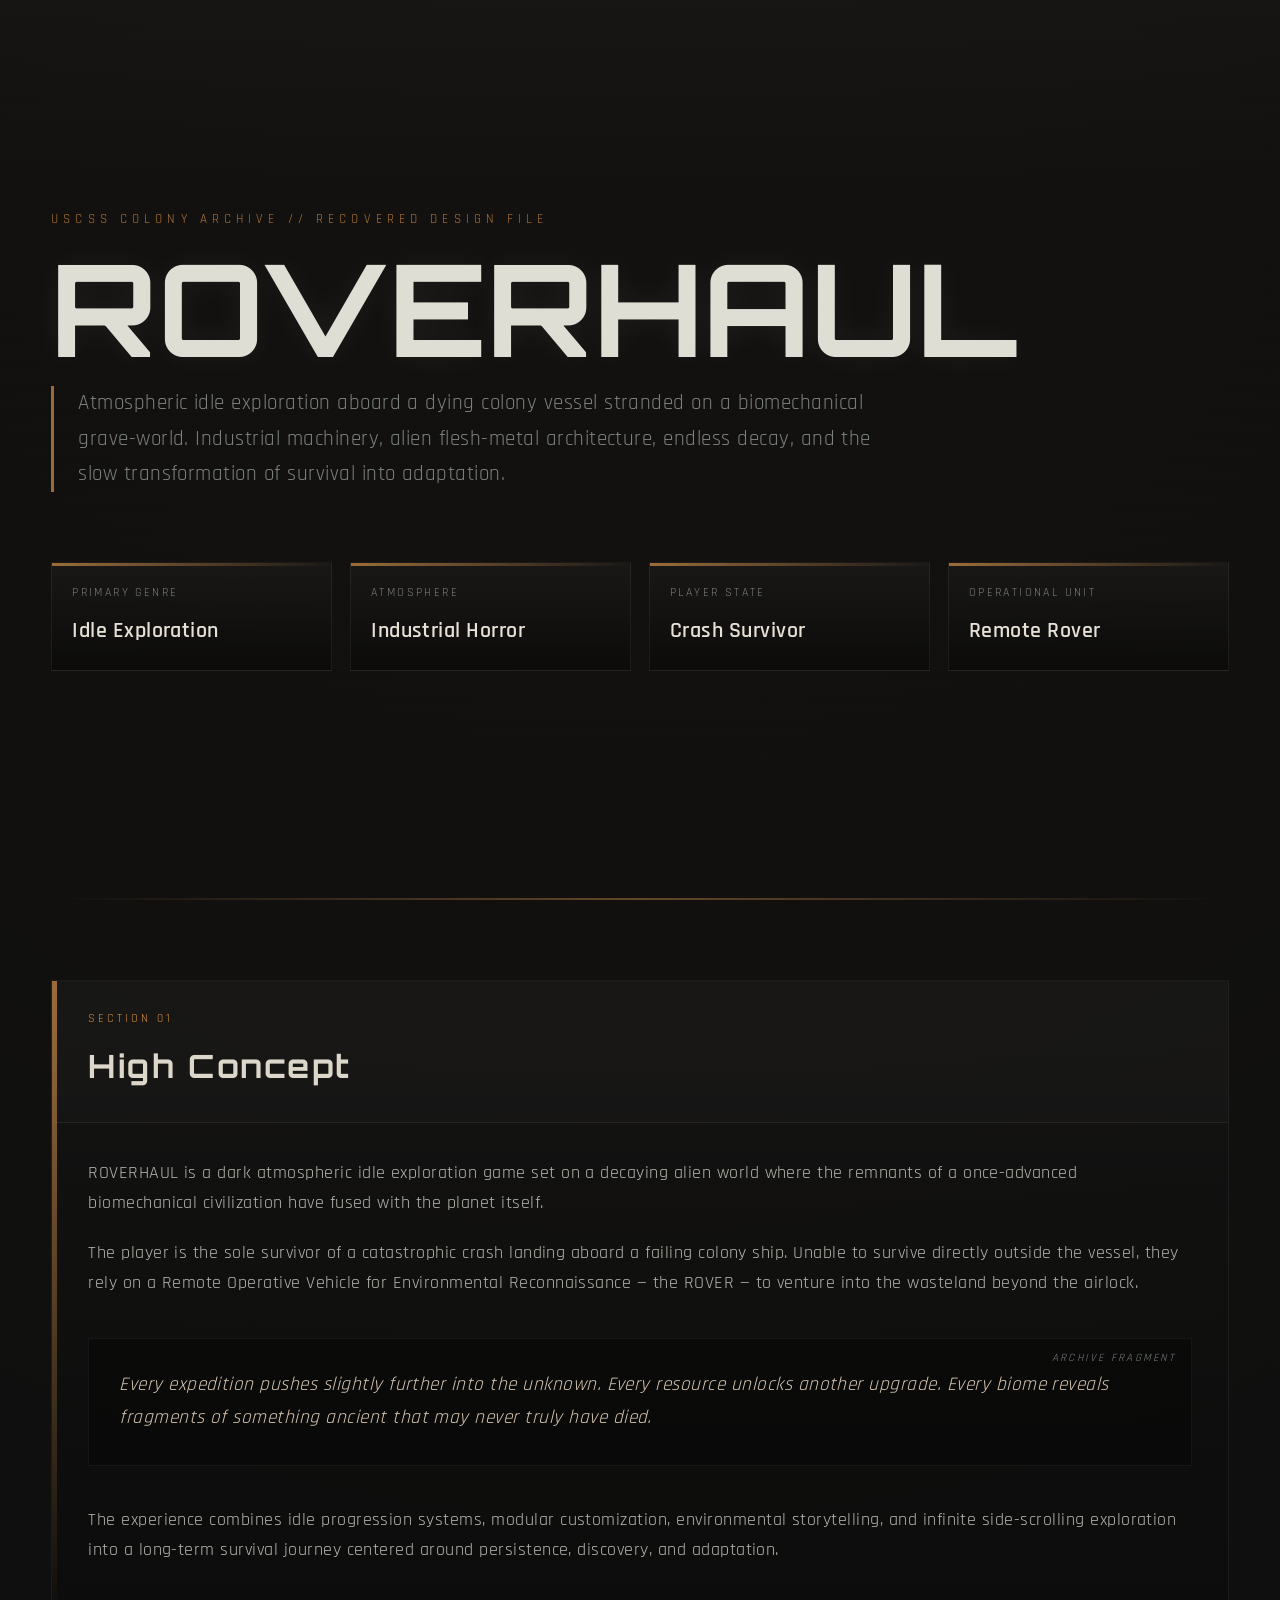
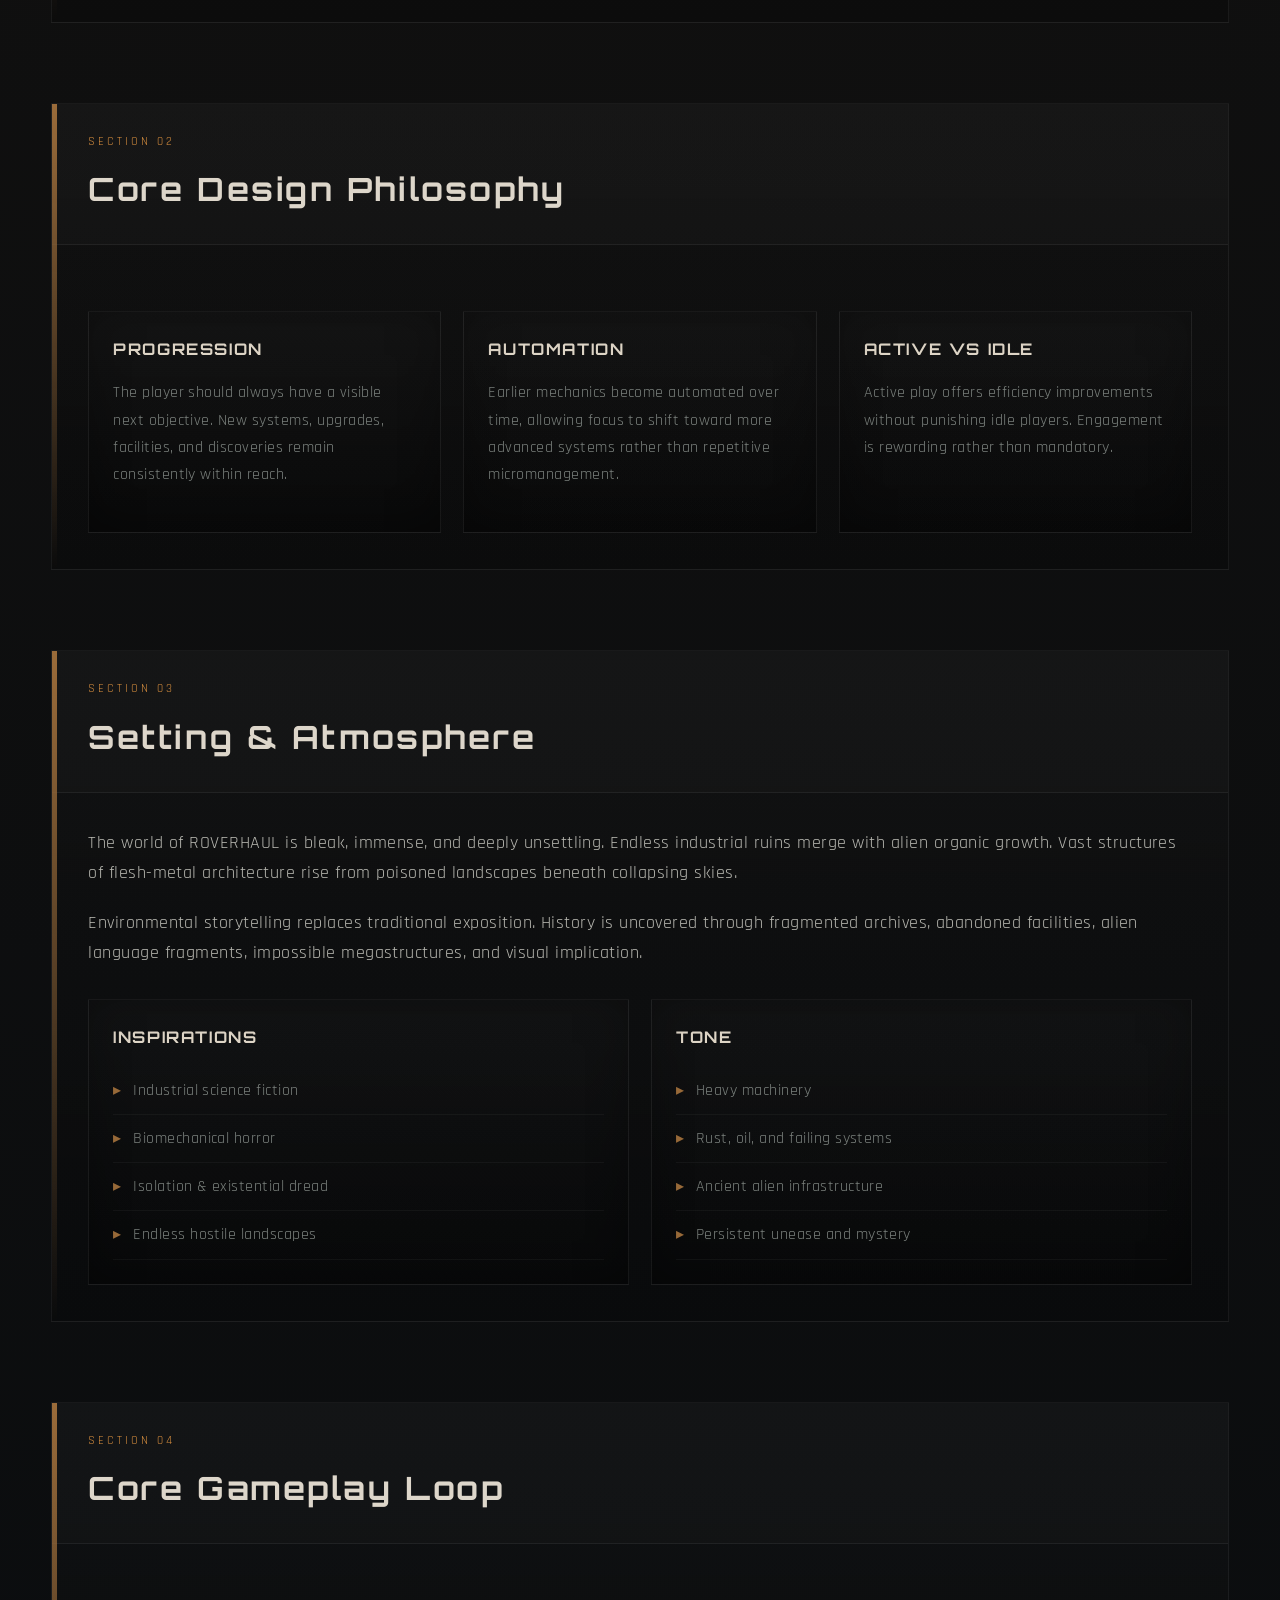
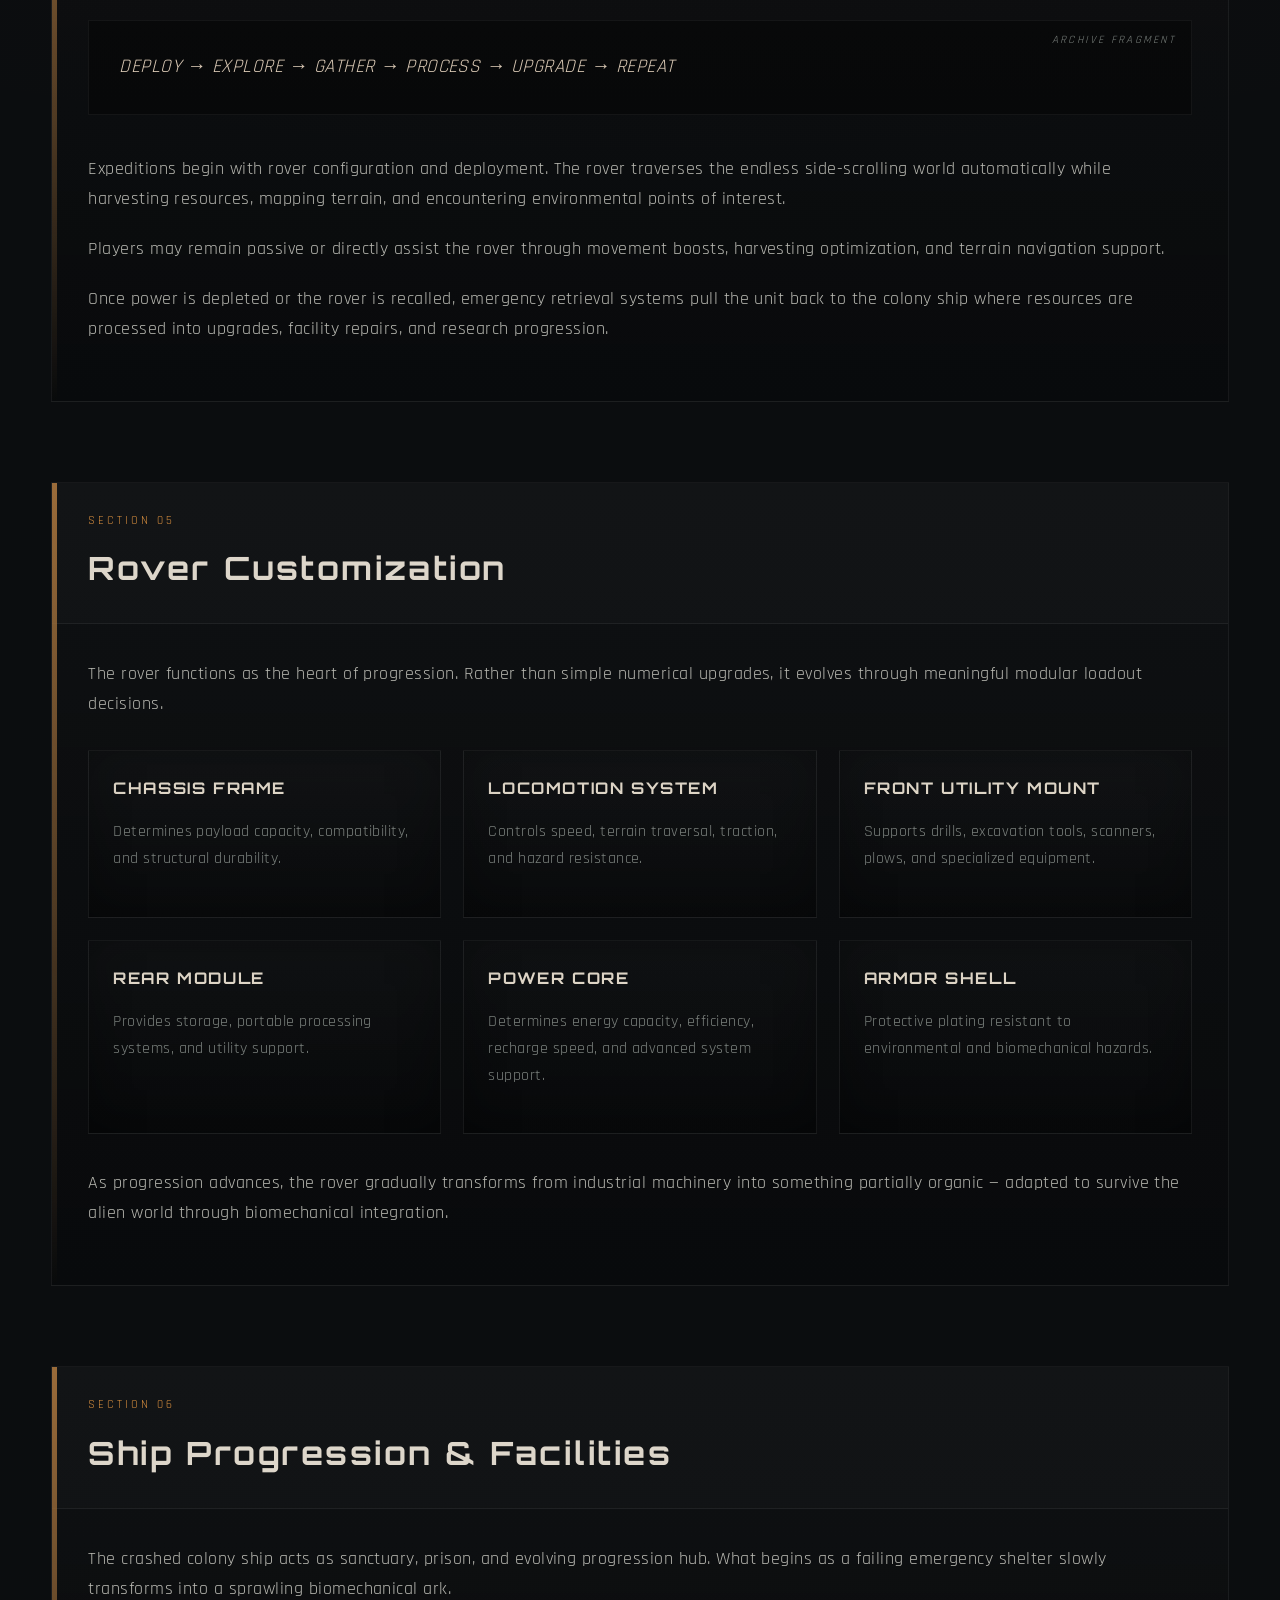
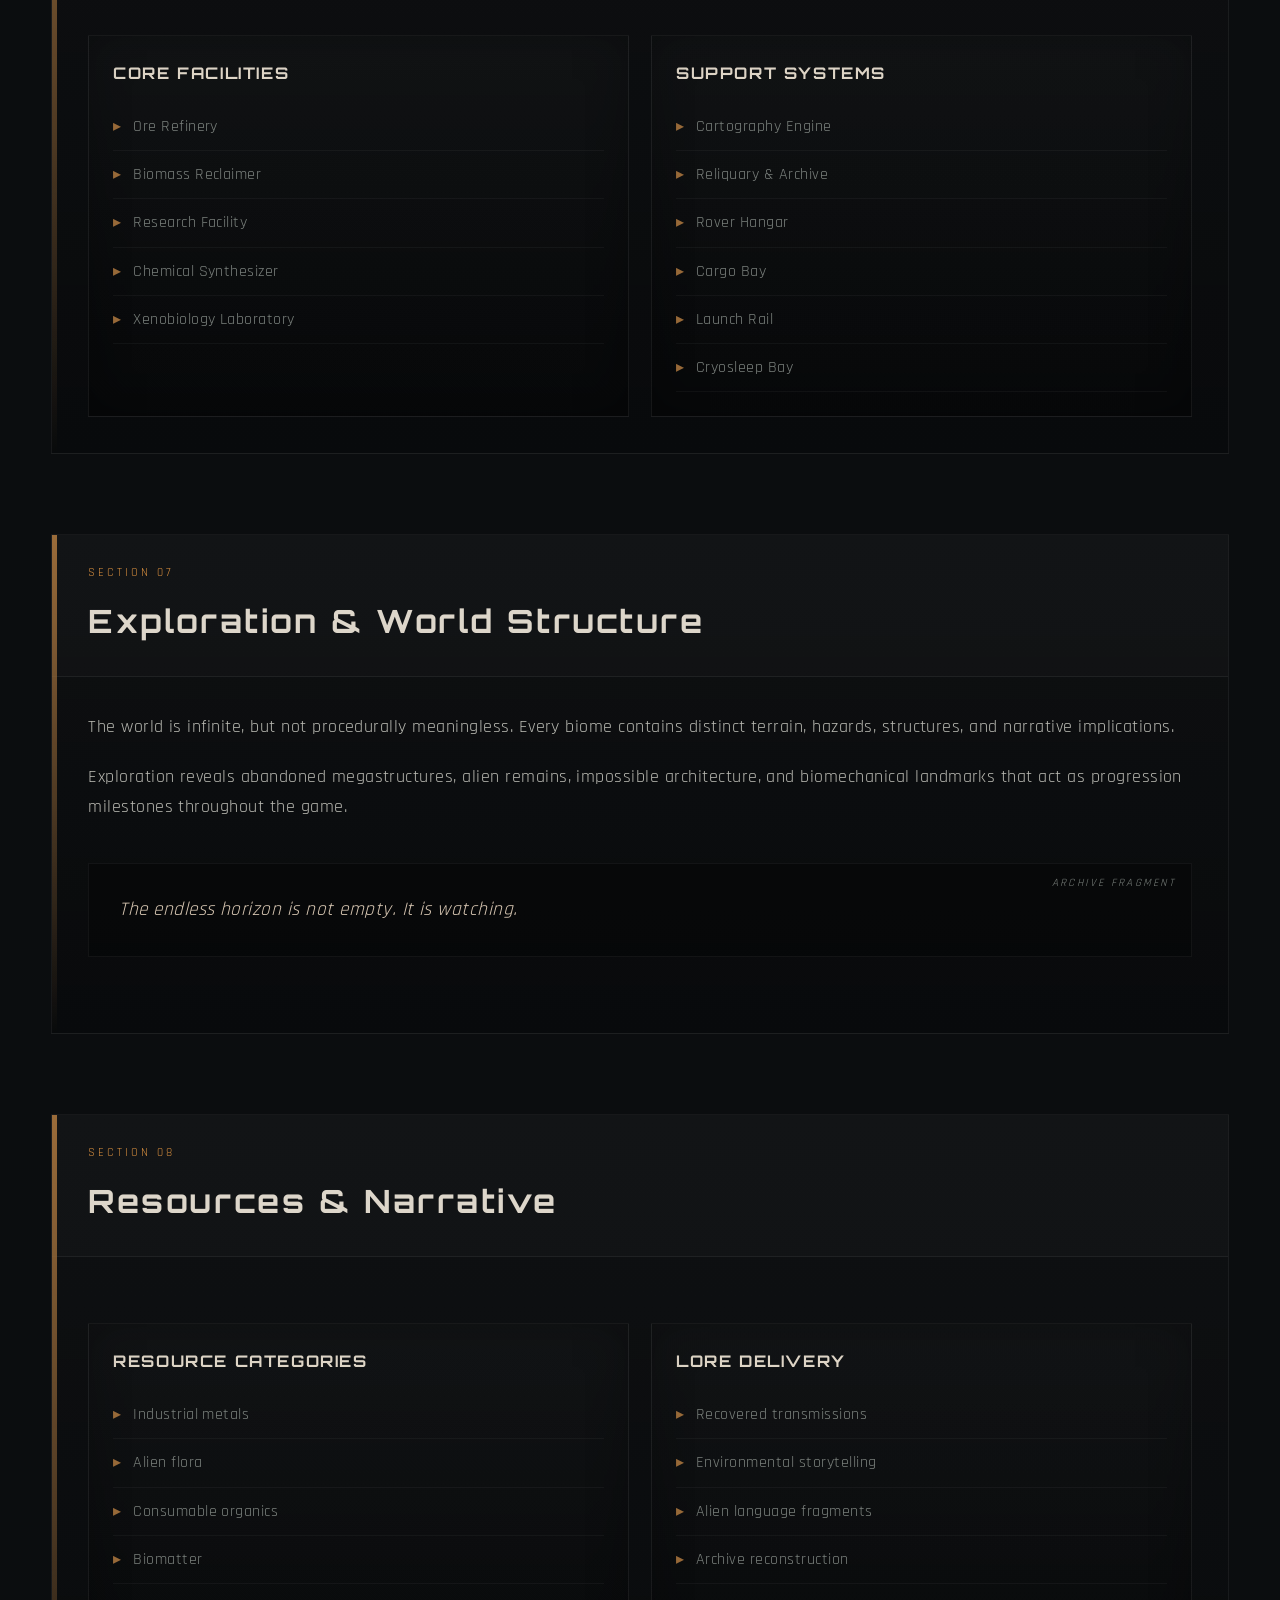
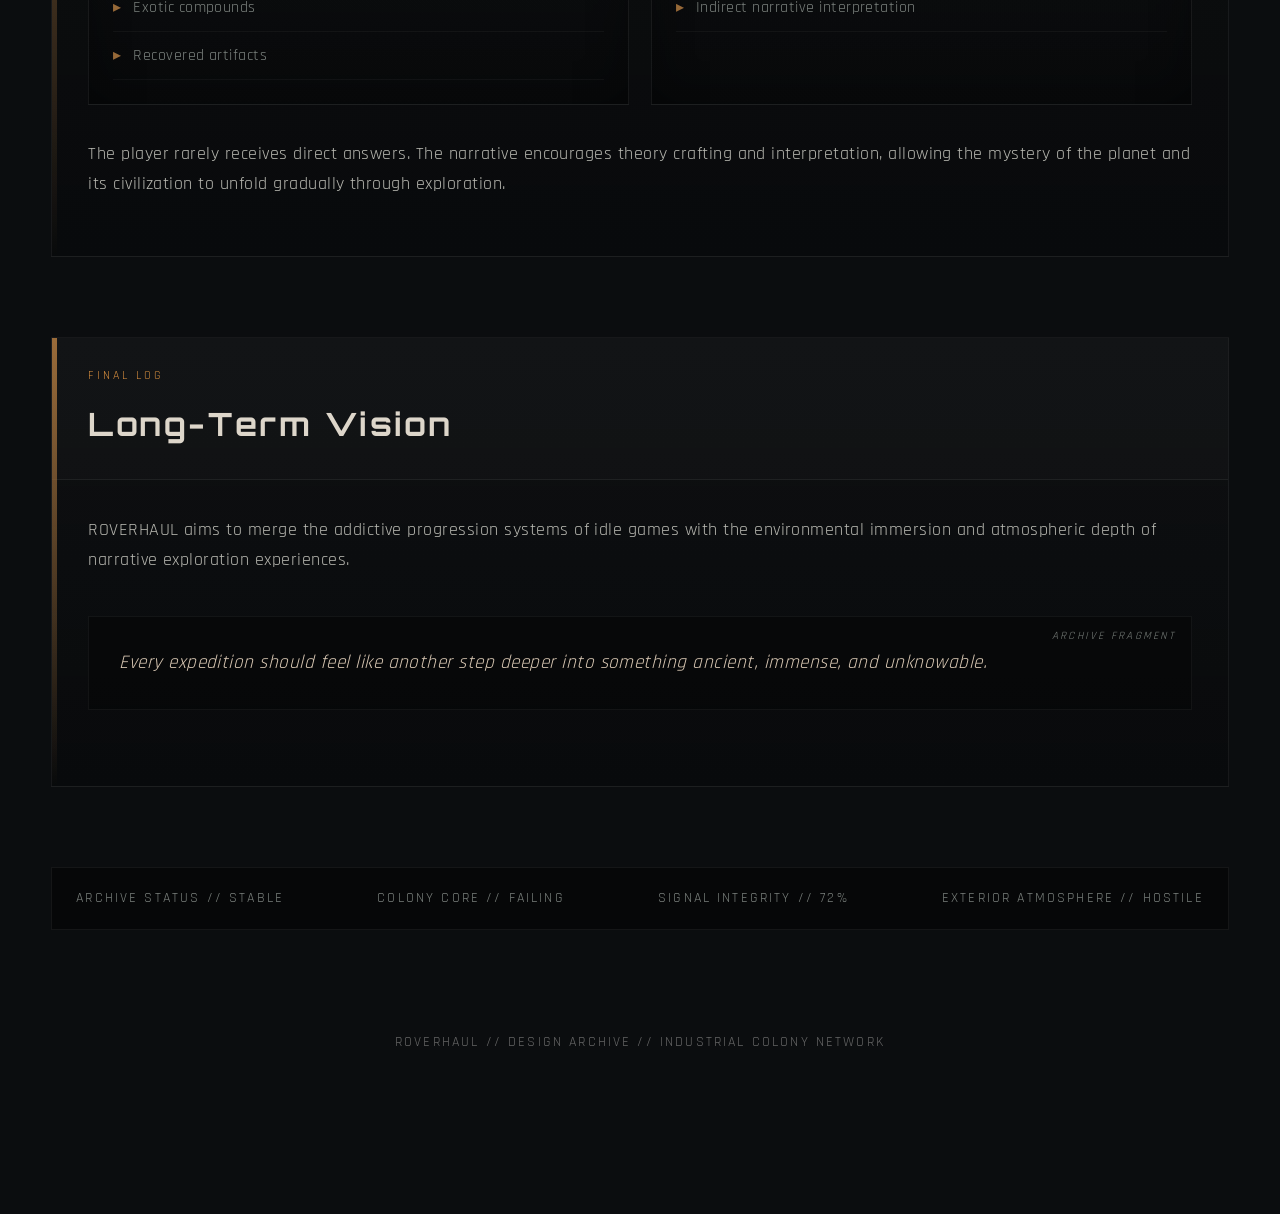
<file: roverhaul_demo/roverhaul_industrial_gdd_html.html>
<!DOCTYPE html>
<html lang="en">
<head>
  <meta charset="UTF-8" />
  <meta name="viewport" content="width=device-width, initial-scale=1.0" />
  <title>ROVERHAUL // Archive Terminal</title>
  <link href="https://fonts.googleapis.com/css2?family=Orbitron:wght@400;600;700&family=Rajdhani:wght@300;400;500;600&display=swap" rel="stylesheet">
  <style>
    :root {
      --bg: #0b0d0f;
      --panel: #111417;
      --panel-dark: #0d1012;
      --steel: #20262b;
      --steel-light: #303941;
      --accent: #9b6c3a;
      --accent-dim: #5f4527;
      --text: #c8c8c1;
      --muted: #7b817d;
      --warning: #d88f3f;
      --line: rgba(255,255,255,0.06);
      --glow: rgba(200, 130, 50, 0.18);
    }

    * {
      margin: 0;
      padding: 0;
      box-sizing: border-box;
    }

    body {
      background:
        radial-gradient(circle at top, rgba(120,70,20,0.08), transparent 45%),
        linear-gradient(to bottom, rgba(255,255,255,0.02), transparent 200px),
        var(--bg);
      color: var(--text);
      font-family: 'Rajdhani', sans-serif;
      overflow-x: hidden;
      line-height: 1.7;
      letter-spacing: 0.03em;
    }

    body::before {
      content: "";
      position: fixed;
      inset: 0;
      background-image:
        linear-gradient(rgba(255,255,255,0.015) 1px, transparent 1px),
        linear-gradient(90deg, rgba(255,255,255,0.015) 1px, transparent 1px);
      background-size: 4px 4px;
      opacity: 0.25;
      pointer-events: none;
      mix-blend-mode: overlay;
    }

    .scanline {
      position: fixed;
      inset: 0;
      pointer-events: none;
      background: repeating-linear-gradient(
        to bottom,
        rgba(255,255,255,0.015),
        rgba(255,255,255,0.015) 1px,
        transparent 1px,
        transparent 3px
      );
      opacity: 0.2;
    }

    .container {
      width: min(1300px, 92%);
      margin: auto;
      padding-bottom: 120px;
    }

    .hero {
      min-height: 100vh;
      display: flex;
      flex-direction: column;
      justify-content: center;
      position: relative;
      padding: 80px 0 100px;
    }

    .hero::after {
      content: "";
      position: absolute;
      left: 0;
      bottom: 0;
      width: 100%;
      height: 2px;
      background: linear-gradient(to right, transparent, var(--accent), transparent);
      opacity: 0.6;
    }

    .system-label {
      color: var(--warning);
      font-size: 0.8rem;
      text-transform: uppercase;
      letter-spacing: 0.4em;
      margin-bottom: 20px;
      opacity: 0.8;
    }

    h1 {
      font-family: 'Orbitron', sans-serif;
      font-size: clamp(4rem, 10vw, 9rem);
      line-height: 0.9;
      color: #deded5;
      text-shadow: 0 0 30px rgba(255,255,255,0.06);
      margin-bottom: 20px;
    }

    .subtitle {
      max-width: 850px;
      color: var(--muted);
      font-size: 1.3rem;
      border-left: 3px solid var(--accent);
      padding-left: 24px;
    }

    .status-grid {
      margin-top: 50px;
      display: grid;
      grid-template-columns: repeat(auto-fit, minmax(220px, 1fr));
      gap: 18px;
    }

    .status-card {
      background: linear-gradient(180deg, rgba(255,255,255,0.03), rgba(0,0,0,0.3));
      border: 1px solid var(--line);
      padding: 20px;
      position: relative;
      overflow: hidden;
    }

    .status-card::before {
      content: "";
      position: absolute;
      top: 0;
      left: 0;
      width: 100%;
      height: 3px;
      background: linear-gradient(to right, var(--accent), transparent);
    }

    .status-label {
      font-size: 0.75rem;
      text-transform: uppercase;
      letter-spacing: 0.2em;
      color: var(--muted);
      margin-bottom: 8px;
    }

    .status-value {
      font-size: 1.4rem;
      font-weight: 600;
      color: #e6e0d5;
    }

    .section {
      margin-top: 80px;
      background: linear-gradient(180deg, rgba(255,255,255,0.015), rgba(0,0,0,0.2));
      border: 1px solid var(--line);
      position: relative;
      overflow: hidden;
    }

    .section::before {
      content: "";
      position: absolute;
      top: 0;
      left: 0;
      width: 5px;
      height: 100%;
      background: linear-gradient(to bottom, var(--accent), transparent);
    }

    .section-header {
      padding: 28px 36px;
      border-bottom: 1px solid var(--line);
      background: rgba(255,255,255,0.015);
    }

    .section-id {
      color: var(--warning);
      font-size: 0.75rem;
      letter-spacing: 0.25em;
      text-transform: uppercase;
      margin-bottom: 10px;
    }

    h2 {
      font-family: 'Orbitron', sans-serif;
      font-size: 2rem;
      letter-spacing: 0.08em;
      color: #ddd6ca;
    }

    .section-body {
      padding: 36px;
    }

    p {
      color: #b7b7b0;
      margin-bottom: 20px;
      font-size: 1.1rem;
    }

    .quote {
      margin: 40px 0;
      padding: 30px;
      background: rgba(0,0,0,0.35);
      border: 1px solid rgba(255,255,255,0.05);
      position: relative;
      color: #d8c7b3;
      font-size: 1.2rem;
      font-style: italic;
    }

    .quote::before {
      content: "ARCHIVE FRAGMENT";
      position: absolute;
      top: 10px;
      right: 15px;
      font-size: 0.7rem;
      color: var(--muted);
      letter-spacing: 0.2em;
    }

    .grid {
      display: grid;
      grid-template-columns: repeat(auto-fit, minmax(260px, 1fr));
      gap: 22px;
      margin-top: 30px;
    }

    .panel {
      background: linear-gradient(180deg, rgba(255,255,255,0.02), rgba(0,0,0,0.25));
      border: 1px solid var(--line);
      padding: 24px;
      position: relative;
    }

    .panel::after {
      content: "";
      position: absolute;
      inset: 0;
      box-shadow: inset 0 0 40px rgba(0,0,0,0.3);
      pointer-events: none;
    }

    .panel h3 {
      font-family: 'Orbitron', sans-serif;
      font-size: 1rem;
      margin-bottom: 16px;
      color: #dfd6c7;
      letter-spacing: 0.1em;
      text-transform: uppercase;
    }

    .panel p,
    .panel li {
      color: var(--muted);
      font-size: 1rem;
    }

    ul {
      list-style: none;
      margin-top: 10px;
    }

    li {
      padding: 10px 0;
      border-bottom: 1px solid rgba(255,255,255,0.04);
      position: relative;
      padding-left: 20px;
    }

    li::before {
      content: "▸";
      position: absolute;
      left: 0;
      color: var(--accent);
    }

    .terminal-bar {
      margin-top: 80px;
      padding: 18px 24px;
      border: 1px solid var(--line);
      background: rgba(0,0,0,0.45);
      display: flex;
      justify-content: space-between;
      flex-wrap: wrap;
      gap: 12px;
      color: var(--muted);
      font-size: 0.9rem;
      text-transform: uppercase;
      letter-spacing: 0.15em;
    }

    .footer {
      margin-top: 100px;
      text-align: center;
      color: #666;
      font-size: 0.9rem;
      letter-spacing: 0.15em;
      text-transform: uppercase;
      padding-bottom: 40px;
    }

    @media (max-width: 768px) {
      .section-body,
      .section-header {
        padding: 24px;
      }

      h2 {
        font-size: 1.5rem;
      }

      .subtitle {
        font-size: 1.05rem;
      }
    }
  </style>
</head>
<body>
  <div class="scanline"></div>

  <div class="container">
    <section class="hero">
      <div class="system-label">USCSS COLONY ARCHIVE // RECOVERED DESIGN FILE</div>
      <h1>ROVERHAUL</h1>
      <p class="subtitle">
        Atmospheric idle exploration aboard a dying colony vessel stranded on a biomechanical grave-world.
        Industrial machinery, alien flesh-metal architecture, endless decay, and the slow transformation of survival into adaptation.
      </p>

      <div class="status-grid">
        <div class="status-card">
          <div class="status-label">Primary Genre</div>
          <div class="status-value">Idle Exploration</div>
        </div>

        <div class="status-card">
          <div class="status-label">Atmosphere</div>
          <div class="status-value">Industrial Horror</div>
        </div>

        <div class="status-card">
          <div class="status-label">Player State</div>
          <div class="status-value">Crash Survivor</div>
        </div>

        <div class="status-card">
          <div class="status-label">Operational Unit</div>
          <div class="status-value">Remote Rover</div>
        </div>
      </div>
    </section>

    <section class="section">
      <div class="section-header">
        <div class="section-id">SECTION 01</div>
        <h2>High Concept</h2>
      </div>

      <div class="section-body">
        <p>
          ROVERHAUL is a dark atmospheric idle exploration game set on a decaying alien world where the remnants of a once-advanced biomechanical civilization have fused with the planet itself.
        </p>

        <p>
          The player is the sole survivor of a catastrophic crash landing aboard a failing colony ship. Unable to survive directly outside the vessel, they rely on a Remote Operative Vehicle for Environmental Reconnaissance — the ROVER — to venture into the wasteland beyond the airlock.
        </p>

        <div class="quote">
          Every expedition pushes slightly further into the unknown. Every resource unlocks another upgrade. Every biome reveals fragments of something ancient that may never truly have died.
        </div>

        <p>
          The experience combines idle progression systems, modular customization, environmental storytelling, and infinite side-scrolling exploration into a long-term survival journey centered around persistence, discovery, and adaptation.
        </p>
      </div>
    </section>

    <section class="section">
      <div class="section-header">
        <div class="section-id">SECTION 02</div>
        <h2>Core Design Philosophy</h2>
      </div>

      <div class="section-body">
        <div class="grid">
          <div class="panel">
            <h3>Progression</h3>
            <p>
              The player should always have a visible next objective. New systems, upgrades, facilities, and discoveries remain consistently within reach.
            </p>
          </div>

          <div class="panel">
            <h3>Automation</h3>
            <p>
              Earlier mechanics become automated over time, allowing focus to shift toward more advanced systems rather than repetitive micromanagement.
            </p>
          </div>

          <div class="panel">
            <h3>Active vs Idle</h3>
            <p>
              Active play offers efficiency improvements without punishing idle players. Engagement is rewarding rather than mandatory.
            </p>
          </div>
        </div>
      </div>
    </section>

    <section class="section">
      <div class="section-header">
        <div class="section-id">SECTION 03</div>
        <h2>Setting & Atmosphere</h2>
      </div>

      <div class="section-body">
        <p>
          The world of ROVERHAUL is bleak, immense, and deeply unsettling. Endless industrial ruins merge with alien organic growth. Vast structures of flesh-metal architecture rise from poisoned landscapes beneath collapsing skies.
        </p>

        <p>
          Environmental storytelling replaces traditional exposition. History is uncovered through fragmented archives, abandoned facilities, alien language fragments, impossible megastructures, and visual implication.
        </p>

        <div class="grid">
          <div class="panel">
            <h3>Inspirations</h3>
            <ul>
              <li>Industrial science fiction</li>
              <li>Biomechanical horror</li>
              <li>Isolation & existential dread</li>
              <li>Endless hostile landscapes</li>
            </ul>
          </div>

          <div class="panel">
            <h3>Tone</h3>
            <ul>
              <li>Heavy machinery</li>
              <li>Rust, oil, and failing systems</li>
              <li>Ancient alien infrastructure</li>
              <li>Persistent unease and mystery</li>
            </ul>
          </div>
        </div>
      </div>
    </section>

    <section class="section">
      <div class="section-header">
        <div class="section-id">SECTION 04</div>
        <h2>Core Gameplay Loop</h2>
      </div>

      <div class="section-body">
        <div class="quote">
          DEPLOY → EXPLORE → GATHER → PROCESS → UPGRADE → REPEAT
        </div>

        <p>
          Expeditions begin with rover configuration and deployment. The rover traverses the endless side-scrolling world automatically while harvesting resources, mapping terrain, and encountering environmental points of interest.
        </p>

        <p>
          Players may remain passive or directly assist the rover through movement boosts, harvesting optimization, and terrain navigation support.
        </p>

        <p>
          Once power is depleted or the rover is recalled, emergency retrieval systems pull the unit back to the colony ship where resources are processed into upgrades, facility repairs, and research progression.
        </p>
      </div>
    </section>

    <section class="section">
      <div class="section-header">
        <div class="section-id">SECTION 05</div>
        <h2>Rover Customization</h2>
      </div>

      <div class="section-body">
        <p>
          The rover functions as the heart of progression. Rather than simple numerical upgrades, it evolves through meaningful modular loadout decisions.
        </p>

        <div class="grid">
          <div class="panel">
            <h3>Chassis Frame</h3>
            <p>Determines payload capacity, compatibility, and structural durability.</p>
          </div>

          <div class="panel">
            <h3>Locomotion System</h3>
            <p>Controls speed, terrain traversal, traction, and hazard resistance.</p>
          </div>

          <div class="panel">
            <h3>Front Utility Mount</h3>
            <p>Supports drills, excavation tools, scanners, plows, and specialized equipment.</p>
          </div>

          <div class="panel">
            <h3>Rear Module</h3>
            <p>Provides storage, portable processing systems, and utility support.</p>
          </div>

          <div class="panel">
            <h3>Power Core</h3>
            <p>Determines energy capacity, efficiency, recharge speed, and advanced system support.</p>
          </div>

          <div class="panel">
            <h3>Armor Shell</h3>
            <p>Protective plating resistant to environmental and biomechanical hazards.</p>
          </div>
        </div>

        <p style="margin-top: 35px;">
          As progression advances, the rover gradually transforms from industrial machinery into something partially organic — adapted to survive the alien world through biomechanical integration.
        </p>
      </div>
    </section>

    <section class="section">
      <div class="section-header">
        <div class="section-id">SECTION 06</div>
        <h2>Ship Progression & Facilities</h2>
      </div>

      <div class="section-body">
        <p>
          The crashed colony ship acts as sanctuary, prison, and evolving progression hub. What begins as a failing emergency shelter slowly transforms into a sprawling biomechanical ark.
        </p>

        <div class="grid">
          <div class="panel">
            <h3>Core Facilities</h3>
            <ul>
              <li>Ore Refinery</li>
              <li>Biomass Reclaimer</li>
              <li>Research Facility</li>
              <li>Chemical Synthesizer</li>
              <li>Xenobiology Laboratory</li>
            </ul>
          </div>

          <div class="panel">
            <h3>Support Systems</h3>
            <ul>
              <li>Cartography Engine</li>
              <li>Reliquary & Archive</li>
              <li>Rover Hangar</li>
              <li>Cargo Bay</li>
              <li>Launch Rail</li>
              <li>Cryosleep Bay</li>
            </ul>
          </div>
        </div>
      </div>
    </section>

    <section class="section">
      <div class="section-header">
        <div class="section-id">SECTION 07</div>
        <h2>Exploration & World Structure</h2>
      </div>

      <div class="section-body">
        <p>
          The world is infinite, but not procedurally meaningless. Every biome contains distinct terrain, hazards, structures, and narrative implications.
        </p>

        <p>
          Exploration reveals abandoned megastructures, alien remains, impossible architecture, and biomechanical landmarks that act as progression milestones throughout the game.
        </p>

        <div class="quote">
          The endless horizon is not empty. It is watching.
        </div>
      </div>
    </section>

    <section class="section">
      <div class="section-header">
        <div class="section-id">SECTION 08</div>
        <h2>Resources & Narrative</h2>
      </div>

      <div class="section-body">
        <div class="grid">
          <div class="panel">
            <h3>Resource Categories</h3>
            <ul>
              <li>Industrial metals</li>
              <li>Alien flora</li>
              <li>Consumable organics</li>
              <li>Biomatter</li>
              <li>Exotic compounds</li>
              <li>Recovered artifacts</li>
            </ul>
          </div>

          <div class="panel">
            <h3>Lore Delivery</h3>
            <ul>
              <li>Recovered transmissions</li>
              <li>Environmental storytelling</li>
              <li>Alien language fragments</li>
              <li>Archive reconstruction</li>
              <li>Indirect narrative interpretation</li>
            </ul>
          </div>
        </div>

        <p style="margin-top: 35px;">
          The player rarely receives direct answers. The narrative encourages theory crafting and interpretation, allowing the mystery of the planet and its civilization to unfold gradually through exploration.
        </p>
      </div>
    </section>

    <section class="section">
      <div class="section-header">
        <div class="section-id">FINAL LOG</div>
        <h2>Long-Term Vision</h2>
      </div>

      <div class="section-body">
        <p>
          ROVERHAUL aims to merge the addictive progression systems of idle games with the environmental immersion and atmospheric depth of narrative exploration experiences.
        </p>

        <div class="quote">
          Every expedition should feel like another step deeper into something ancient, immense, and unknowable.
        </div>
      </div>
    </section>

    <div class="terminal-bar">
      <span>Archive Status // Stable</span>
      <span>Colony Core // Failing</span>
      <span>Signal Integrity // 72%</span>
      <span>Exterior Atmosphere // Hostile</span>
    </div>

    <div class="footer">
      ROVERHAUL // DESIGN ARCHIVE // INDUSTRIAL COLONY NETWORK
    </div>
  </div>
</body>
</html>
</file>
